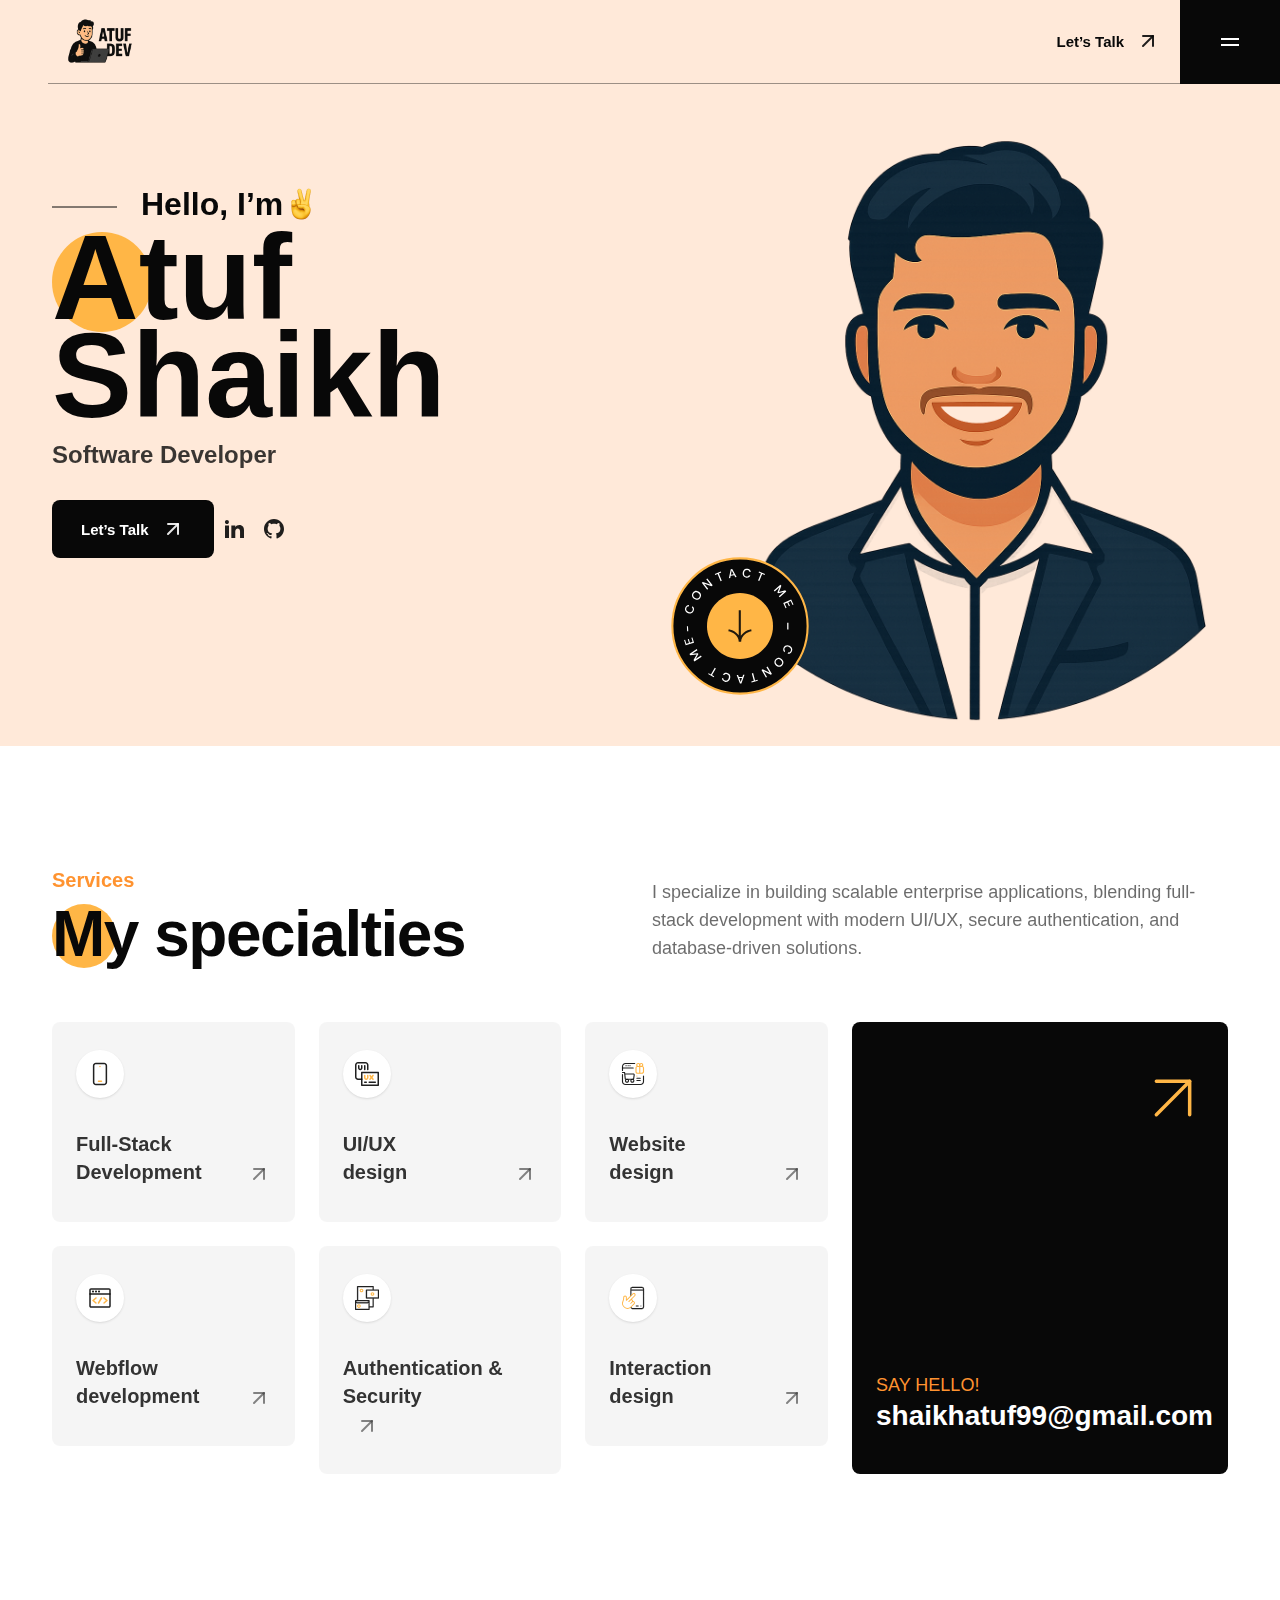
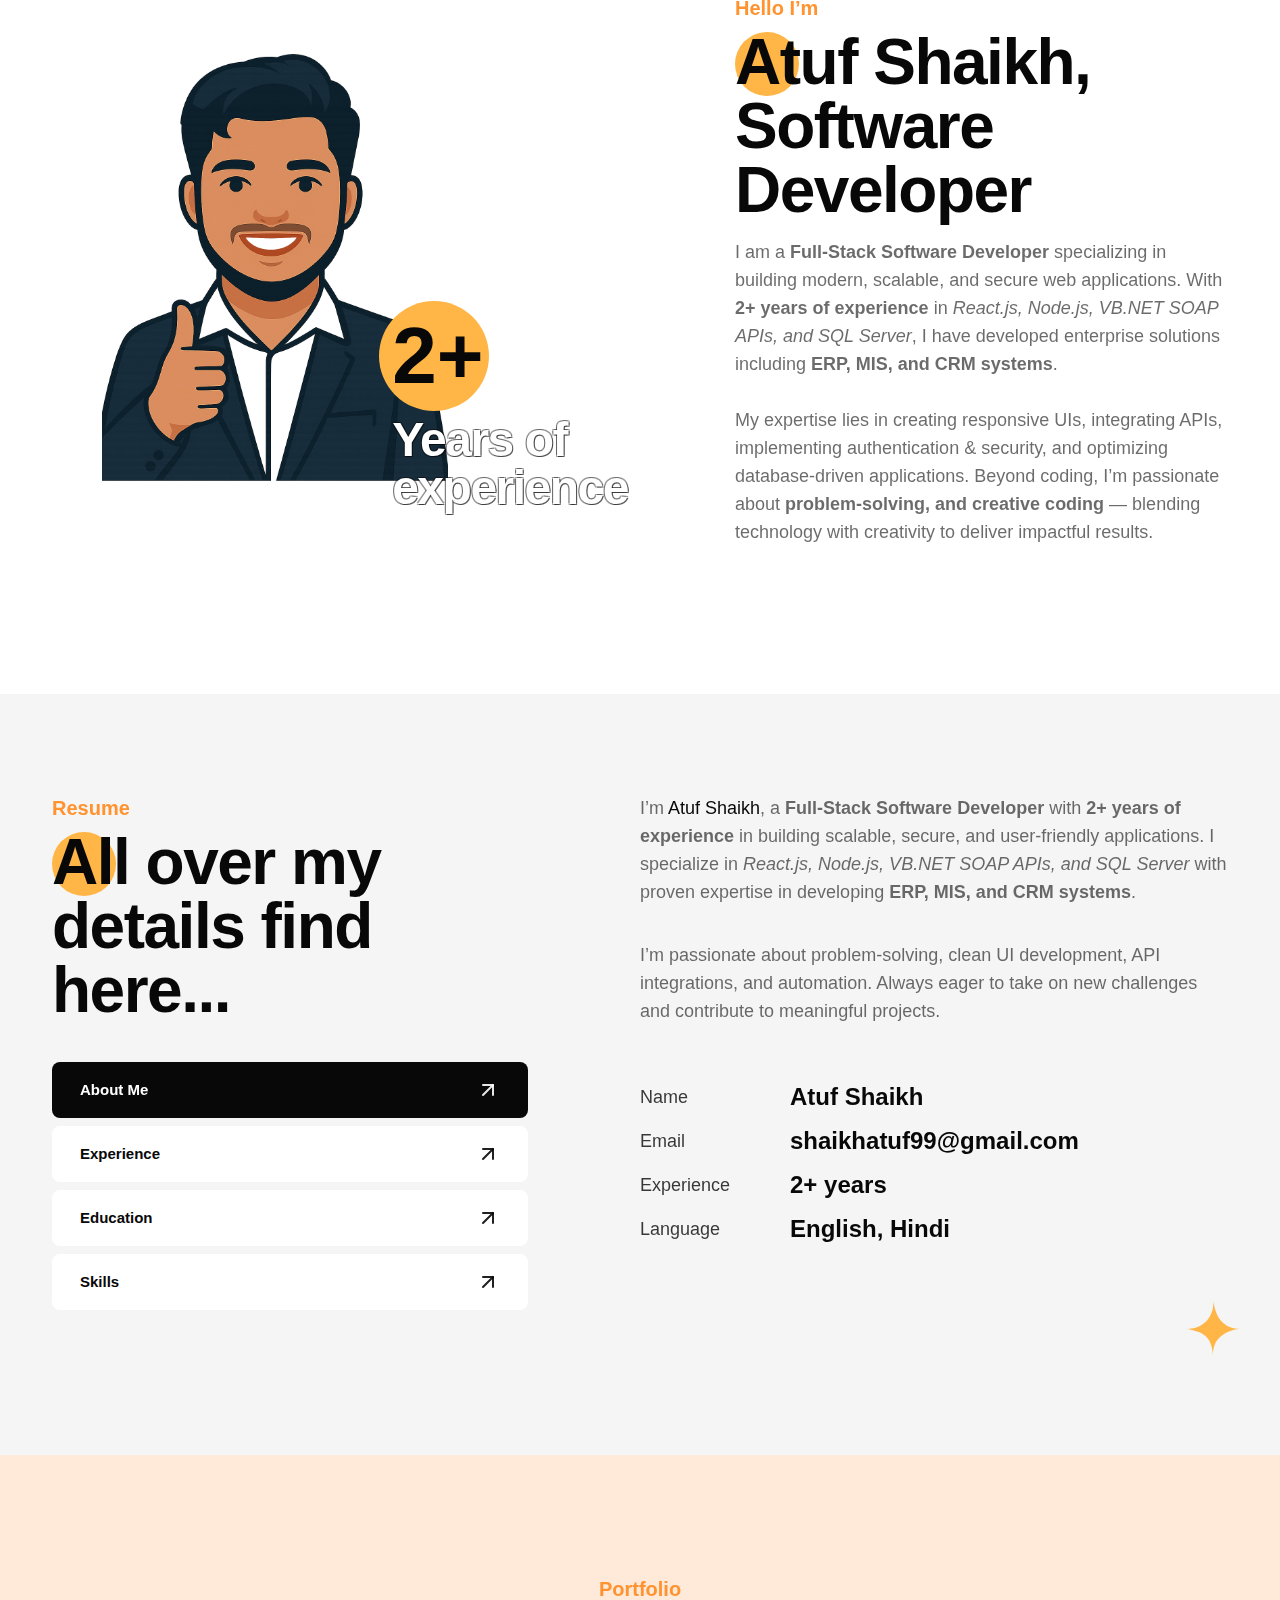
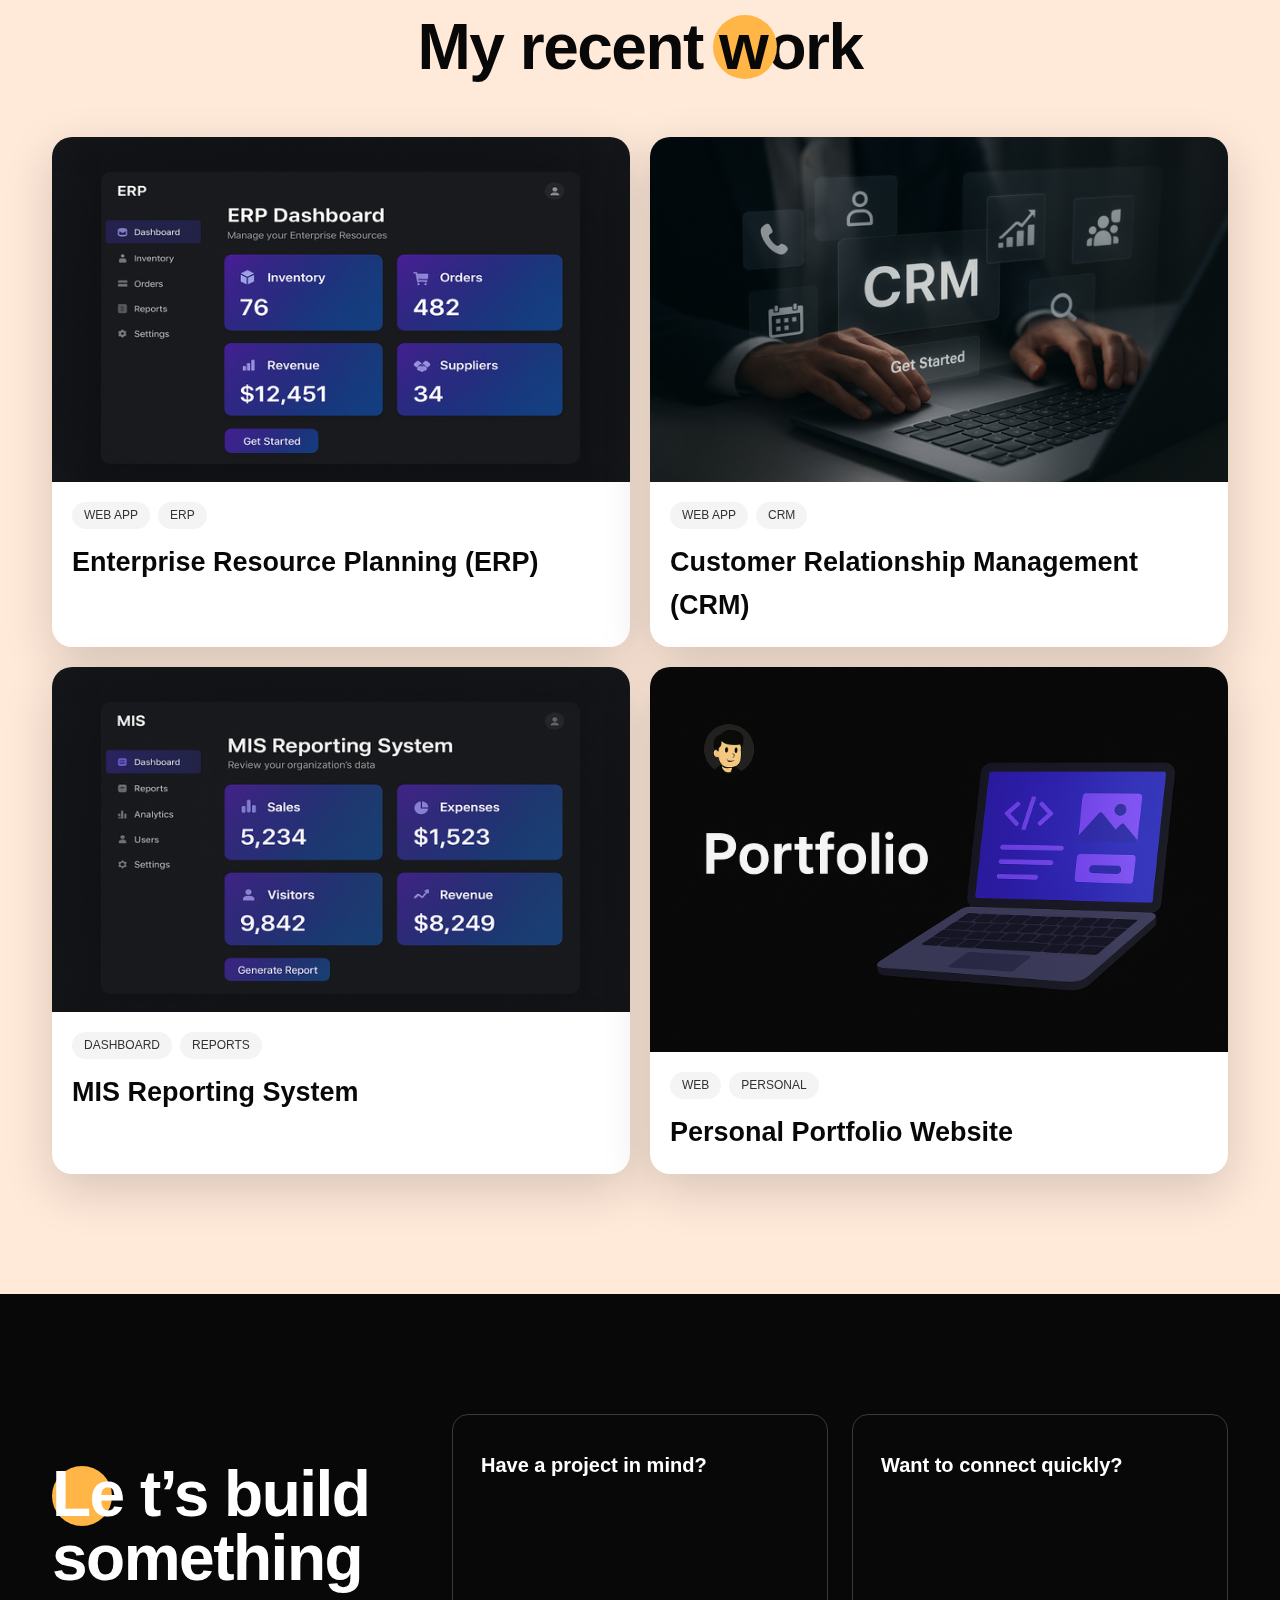
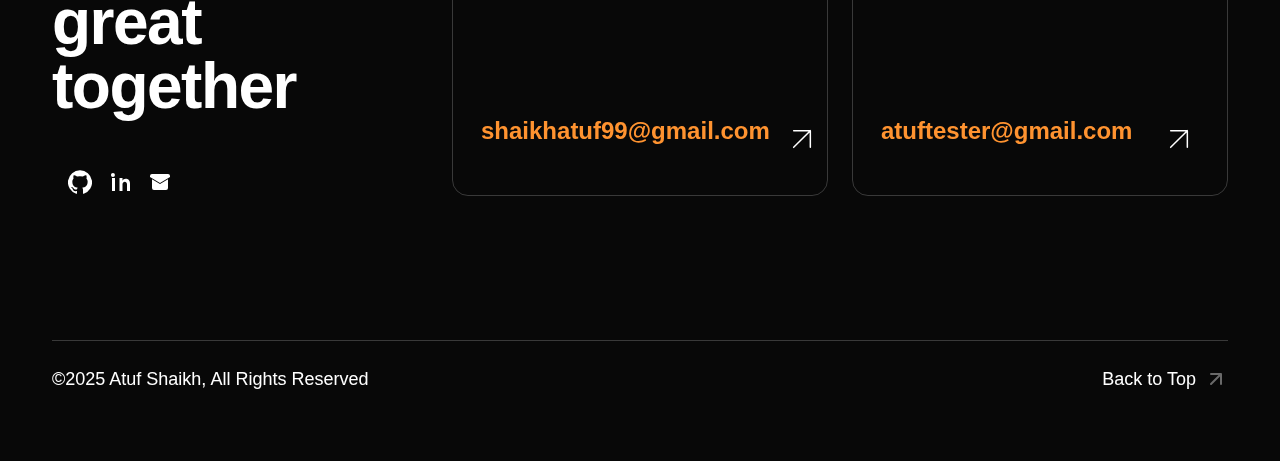
<file: index.html>
<!DOCTYPE html>
<html
    class="js sizes customelements history pointerevents postmessage postmessage-structuredclones webgl websockets cssanimations csscolumns csscolumns-width csscolumns-span csscolumns-fill csscolumns-gap csscolumns-rule csscolumns-rulecolor csscolumns-rulestyle csscolumns-rulewidth csscolumns-breakbefore csscolumns-breakafter csscolumns-breakinside flexbox picture srcset webworkers"
    lang="en"><head><meta http-equiv="Content-Type"
            content="text/html; charset=UTF-8">

        <meta http-equiv="x-ua-compatible" content="ie=edge">
        <title>Atuf - Home</title>
        <meta name="AdsBot-Google" content="noindex follow">
        <meta name="description"
            content="Atuf - Personal Portfolio">
        <meta name="viewport"
            content="width=device-width, initial-scale=1, shrink-to-fit=no">

        <!-- Favicon -->
        <link rel="shortcut icon" type="image/x-icon"
            href="./assets/images/favicon.png">

        <!-- CSS (Font, Vendor, Icon, Plugins & Style CSS files) -->

        <!-- Font CSS -->
        <link rel="preconnect" href="https://fonts.googleapis.com/">
        <link rel="preconnect" href="https://fonts.gstatic.com/" crossorigin>
        <link href="./resources/css2"
            rel="stylesheet">

        <!-- Vendor CSS (Bootstrap & Icon Font) -->
        <link rel="stylesheet"
            href="./resources/bootstrap.min.css">

        <!-- Plugins CSS (All Plugins Files) -->
        <link rel="stylesheet"
            href="./resources/aos.css">
        <link rel="stylesheet"
            href="./resources/swiper-bundle.min.css">

        <!-- Style CSS -->
        <link rel="stylesheet"
            href="./resources/home.css">

    </head>

    <body data-aos-easing="ease" data-aos-duration="600" data-aos-delay="100"
        data-new-gr-c-s-check-loaded="14.1251.0" data-gr-ext-installed>
        <div class="overflow-x-hidden">
            <!-- Header start -->

            <header id="sticky-header"
                class="header position-absolute left-0 top-0 w-100 z-3">
                <div class="d-flex justify-content-between header-inner">

                    <div
                        class="header-border-bottom d-flex align-items-center justify-content-between flex-grow-1">

                        <a
                            href="./index.html">
                            <img
                                class="logo-img"
                                src="./resources/atuf-logo-two.png"
                                alt="logo">
                        </a>

                        <!-- Link Start -->
                        <a
                            href="./contact.html"
                            class="d-flex align-items-center flex-wrap fw-bold text-dark lh-1 contact-link hover-text-white">Let’s
                            Talk
                            <span class="animate-arrow-up">
                                <svg width="24" height="24" viewBox="0 0 24 24"
                                    fill="none"
                                    xmlns="http://www.w3.org/2000/svg">
                                    <path d="M7 17L17 7" stroke="currentColor"
                                        stroke-opacity="0.9" stroke-width="2"
                                        stroke-linecap="round"
                                        stroke-linejoin="round"></path>
                                    <path d="M7 7H17V17" stroke="currentColor"
                                        stroke-opacity="0.9" stroke-width="2"
                                        stroke-linecap="round"
                                        stroke-linejoin="round"></path>
                                </svg>
                            </span>
                        </a>
                        <!-- Link End -->
                    </div>

                    <!-- Button Start -->
                    <button id="offcanvas-toggle"
                        class="bg-dark border-0 offcanvas-toggle"
                        data-bs-toggle="offcanvas" data-bs-target="#offcanvas"
                        aria-controls="offcanvas">
                        <svg width="24" height="24" viewBox="0 0 24 24"
                            fill="none" xmlns="http://www.w3.org/2000/svg">
                            <rect x="3" y="8" width="18" height="2"
                                fill="white"></rect>
                            <rect x="3" y="14" width="18" height="2"
                                fill="white"></rect>
                        </svg>

                    </button>
                    <!-- Button End -->

                </div>
            </header>

            <!-- offcanvas-menu start -->
            <div id="offcanvas"
                class="offcanvas offcanvas-end bg-dark d-flex flex-wrap flex-column justify-content-between">
                <!-- close button start -->

                <div>
                    <div
                        class="d-flex flex-wrap justify-content-between align-items-center offcanvas-header">
                        <a
                            href="./index.html">
                            <img class="logo-img"
                                src="./resources/atuf-logo-two-text-white.png"
                                alt>
                        </a>
                        <button id="offcanvas-close"
                            class="offcanvas-close bg-primary border-0"
                            data-bs-dismiss="offcanvas" aria-label="Close">
                            <svg width="24" height="24" viewBox="0 0 24 24"
                                fill="none" xmlns="http://www.w3.org/2000/svg">
                                <path fill-rule="evenodd" clip-rule="evenodd"
                                    d="M19.2803 4.71967C19.5732 5.01256 19.5732 5.48744 19.2803 5.78033L5.78033 19.2803C5.48744 19.5732 5.01256 19.5732 4.71967 19.2803C4.42678 18.9874 4.42678 18.5126 4.71967 18.2197L18.2197 4.71967C18.5126 4.42678 18.9874 4.42678 19.2803 4.71967Z"
                                    fill="white"></path>
                                <path fill-rule="evenodd" clip-rule="evenodd"
                                    d="M4.71967 4.71967C5.01256 4.42678 5.48744 4.42678 5.78033 4.71967L19.2803 18.2197C19.5732 18.5126 19.5732 18.9874 19.2803 19.2803C18.9874 19.5732 18.5126 19.5732 18.2197 19.2803L4.71967 5.78033C4.42678 5.48744 4.42678 5.01256 4.71967 4.71967Z"
                                    fill="white"></path>
                            </svg>
                        </button>
                    </div>

                    <!-- close button end -->

                    <!-- offcanvas-menu start -->

                    <nav
                        class="offcanvas-nav d-flex flex-wrap flex-column justify-content-between">
                        <ul class="offcanvas-menu p-0 list-unstyled">
                            <li class="offcanvas-menu-item">
                                <a
                                    href="./index.html"
                                    class="text-white text-xl fw-bold font-Syne leading-none d-flex flex-wrap align-items-center justify-content-between offcanvas-menu-link">Home
                                    <span
                                        class="d-inline-block animate-arrow-up">
                                        <svg width="24" height="24"
                                            viewBox="0 0 24 24" fill="none"
                                            xmlns="http://www.w3.org/2000/svg">
                                            <path d="M7 17L17 7"
                                                stroke="currentColor"
                                                stroke-opacity="0.9"
                                                stroke-width="2"
                                                stroke-linecap="round"
                                                stroke-linejoin="round"></path>
                                            <path d="M7 7H17V17"
                                                stroke="currentColor"
                                                stroke-opacity="0.9"
                                                stroke-width="2"
                                                stroke-linecap="round"
                                                stroke-linejoin="round"></path>
                                        </svg>
                                    </span>
                                </a>
                            </li>

                            <li class="offcanvas-menu-item">
                                <a
                                    href="./contact.html"
                                    class="text-white text-xl fw-bold font-Syne leading-none d-flex flex-wrap align-items-center justify-content-between offcanvas-menu-link">Contact
                                    <span
                                        class="d-inline-block animate-arrow-up">
                                        <svg width="24" height="24"
                                            viewBox="0 0 24 24" fill="none"
                                            xmlns="http://www.w3.org/2000/svg">
                                            <path d="M7 17L17 7"
                                                stroke="currentColor"
                                                stroke-opacity="0.9"
                                                stroke-width="2"
                                                stroke-linecap="round"
                                                stroke-linejoin="round"></path>
                                            <path d="M7 7H17V17"
                                                stroke="currentColor"
                                                stroke-opacity="0.9"
                                                stroke-width="2"
                                                stroke-linecap="round"
                                                stroke-linejoin="round"></path>
                                        </svg>
                                    </span>
                                </a>
                            </li>

                        </ul>
                    </nav>

                </div>

                <nav class="pb-10">
                    <ul
                        class="d-flex flex-wrap gap-x-4 align-items-center offcanvas-social-links p-0  list-unstyled">
                        <li><a
                                href="https://www.linkedin.com/in/atuf-shaikh-28aa3835b/"
                                class="text-white transition-all"><svg
                                    width="24" height="24" viewBox="0 0 24 24"
                                    fill="none"
                                    xmlns="http://www.w3.org/2000/svg">
                                    <path
                                        d="M6.94043 5.00002C6.94017 5.53046 6.7292 6.03906 6.35394 6.41394C5.97868 6.78883 5.46986 6.99929 4.93943 6.99902C4.409 6.99876 3.90039 6.78779 3.52551 6.41253C3.15062 6.03727 2.94016 5.52846 2.94043 4.99802C2.9407 4.46759 3.15166 3.95899 3.52692 3.5841C3.90218 3.20922 4.411 2.99876 4.94143 2.99902C5.47186 2.99929 5.98047 3.21026 6.35535 3.58552C6.73024 3.96078 6.9407 4.46959 6.94043 5.00002ZM7.00043 8.48002H3.00043V21H7.00043V8.48002ZM13.3204 8.48002H9.34043V21H13.2804V14.43C13.2804 10.77 18.0504 10.43 18.0504 14.43V21H22.0004V13.07C22.0004 6.90002 14.9404 7.13002 13.2804 10.16L13.3204 8.48002Z"
                                        fill="currentColor"
                                        fill-opacity="0.9"></path>
                                </svg>
                            </a></li>
                        <li><a
                                href="https://github.com/atuf-dev/atuf-shaikh/blob/main/README.md"
                                class="text-white transition-all"><svg
                                    width="24" height="24" viewBox="0 0 24 24"
                                    fill="none"
                                    xmlns="http://www.w3.org/2000/svg">
                                    <path
                                        d="M12.001 2C6.47598 2 2.00098 6.475 2.00098 12C1.99977 14.0992 2.65958 16.1454 3.88679 17.8484C5.114 19.5515 6.84631 20.8249 8.83798 21.488C9.33798 21.575 9.52598 21.275 9.52598 21.012C9.52598 20.775 9.51298 19.988 9.51298 19.15C7.00098 19.613 6.35098 18.538 6.15098 17.975C6.03798 17.687 5.55098 16.8 5.12598 16.562C4.77598 16.375 4.27598 15.912 5.11298 15.9C5.90098 15.887 6.46298 16.625 6.65098 16.925C7.55098 18.437 8.98798 18.012 9.56298 17.75C9.65098 17.1 9.91298 16.663 10.201 16.413C7.97598 16.163 5.65098 15.3 5.65098 11.475C5.65098 10.387 6.03798 9.488 6.67598 8.788C6.57598 8.538 6.22598 7.513 6.77598 6.138C6.77598 6.138 7.61298 5.875 9.52598 7.162C10.3401 6.9364 11.1812 6.82302 12.026 6.825C12.876 6.825 13.726 6.937 14.526 7.162C16.439 5.862 17.276 6.138 17.276 6.138C17.826 7.513 17.476 8.538 17.376 8.788C18.013 9.488 18.401 10.375 18.401 11.475C18.401 15.313 16.064 16.163 13.839 16.413C14.201 16.725 14.514 17.325 14.514 18.263C14.514 19.6 14.501 20.675 14.501 21.013C14.501 21.275 14.689 21.587 15.189 21.487C17.1738 20.8166 18.8985 19.5408 20.1203 17.8389C21.3421 16.1371 21.9995 14.095 22 12C22 6.475 17.525 2 12 2H12.001Z"
                                        fill="currentColor"
                                        fill-opacity="0.9"></path>
                                </svg>
                            </a></li>

                    </ul>
                </nav>
            </div>
            <!-- offcanvas-menu end -->

            <!-- Header end -->

            <!-- Hero section start -->
            <section class="bg-secondary position-relative pt-140 pb-90">
                <div class="container">
                    <div class="row">
                        <div class="col-12">
                            <div class="hero-content-wrapper">
                                <span
                                    class="font-Syne text-dark fw-bold lh-1 text-2xl d-flex flex-wrap align-items-center hello-iam aos-init aos-animate"
                                    data-aos="fade-right" data-aos-delay="300">
                                    <span>
                                        <svg xmlns="http://www.w3.org/2000/svg"
                                            width="65" height="2"
                                            viewBox="0 0 65 2" fill="none">
                                            <path d="M0 1H65"
                                                stroke="#080808"></path>
                                        </svg>
                                    </span>

                                    Hello, I’m
                                    <img
                                        src="./resources/victory.png"
                                        alt="icon">
                                </span>
                                <h1
                                    class="hero-title font-Syne fw-bold position-relative z-1 circle-shape aos-init aos-animate"
                                    data-aos="fade-right" data-aos-delay="400">
                                    Atuf
                                    <!-- <br /> Shaikh -->
                                </h1>
                                <h2
                                    class="hero-title font-Syne fw-bold mb-20 aos-init aos-animate"
                                    data-aos="fade-right" data-aos-delay="600">
                                    Shaikh</h2>
                                <p
                                    class="font-Syne fw-bold text-lg leading-tight iam-designer mb-30 aos-init aos-animate"
                                    data-aos="fade-right"
                                    data-aos-delay="800">Software
                                    Developer </p>

                                <div class="d-flex flex-wrap hero-btn-wraper">
                                    <!-- Link Start -->
                                    <span data-aos="fade-right"
                                        data-aos-delay="1000"
                                        class="aos-init aos-animate">
                                        <a
                                            href="./contact.html"
                                            class="d-flex align-items-center flex-wrap btn-primary">Let’s
                                            Talk
                                            <span class="animate-arrow-up">
                                                <svg width="24" height="24"
                                                    viewBox="0 0 24 24"
                                                    fill="none"
                                                    xmlns="http://www.w3.org/2000/svg">
                                                    <path d="M7 17L17 7"
                                                        stroke="currentColor"
                                                        stroke-opacity="0.9"
                                                        stroke-width="2"
                                                        stroke-linecap="round"
                                                        stroke-linejoin="round"></path>
                                                    <path d="M7 7H17V17"
                                                        stroke="currentColor"
                                                        stroke-opacity="0.9"
                                                        stroke-width="2"
                                                        stroke-linecap="round"
                                                        stroke-linejoin="round"></path>
                                                </svg>
                                            </span>
                                        </a>
                                    </span>
                                    <!-- Link End -->

                                    <!-- Link Start -->
                                    <div
                                        class="d-flex flex-wrap align-items-center aos-init aos-animate"
                                        data-aos="fade-right"
                                        data-aos-delay="1400">
                                        <div class="social-links">
                                            <ul
                                                class="d-flex flex-wrap align-items-center list-unstyled">
                                                <li><a
                                                        href="https://www.linkedin.com/in/atuf-shaikh-28aa3835b/"
                                                        class="text-dark"><svg
                                                            width="24"
                                                            height="24"
                                                            viewBox="0 0 24 24"
                                                            fill="none"
                                                            xmlns="http://www.w3.org/2000/svg">
                                                            <path
                                                                d="M6.94043 5.00002C6.94017 5.53046 6.7292 6.03906 6.35394 6.41394C5.97868 6.78883 5.46986 6.99929 4.93943 6.99902C4.409 6.99876 3.90039 6.78779 3.52551 6.41253C3.15062 6.03727 2.94016 5.52846 2.94043 4.99802C2.9407 4.46759 3.15166 3.95899 3.52692 3.5841C3.90218 3.20922 4.411 2.99876 4.94143 2.99902C5.47186 2.99929 5.98047 3.21026 6.35535 3.58552C6.73024 3.96078 6.9407 4.46959 6.94043 5.00002ZM7.00043 8.48002H3.00043V21H7.00043V8.48002ZM13.3204 8.48002H9.34043V21H13.2804V14.43C13.2804 10.77 18.0504 10.43 18.0504 14.43V21H22.0004V13.07C22.0004 6.90002 14.9404 7.13002 13.2804 10.16L13.3204 8.48002Z"
                                                                fill="currentColor"
                                                                fill-opacity="0.9"></path>
                                                        </svg>
                                                    </a></li>
                                                <li><a
                                                        href="https://github.com/atuf-dev/atuf-shaikh/blob/main/README.md"
                                                        class="text-dark"><svg
                                                            width="24"
                                                            height="24"
                                                            viewBox="0 0 24 24"
                                                            fill="none"
                                                            xmlns="http://www.w3.org/2000/svg">
                                                            <path
                                                                d="M12.001 2C6.47598 2 2.00098 6.475 2.00098 12C1.99977 14.0992 2.65958 16.1454 3.88679 17.8484C5.114 19.5515 6.84631 20.8249 8.83798 21.488C9.33798 21.575 9.52598 21.275 9.52598 21.012C9.52598 20.775 9.51298 19.988 9.51298 19.15C7.00098 19.613 6.35098 18.538 6.15098 17.975C6.03798 17.687 5.55098 16.8 5.12598 16.562C4.77598 16.375 4.27598 15.912 5.11298 15.9C5.90098 15.887 6.46298 16.625 6.65098 16.925C7.55098 18.437 8.98798 18.012 9.56298 17.75C9.65098 17.1 9.91298 16.663 10.201 16.413C7.97598 16.163 5.65098 15.3 5.65098 11.475C5.65098 10.387 6.03798 9.488 6.67598 8.788C6.57598 8.538 6.22598 7.513 6.77598 6.138C6.77598 6.138 7.61298 5.875 9.52598 7.162C10.3401 6.9364 11.1812 6.82302 12.026 6.825C12.876 6.825 13.726 6.937 14.526 7.162C16.439 5.862 17.276 6.138 17.276 6.138C17.826 7.513 17.476 8.538 17.376 8.788C18.013 9.488 18.401 10.375 18.401 11.475C18.401 15.313 16.064 16.163 13.839 16.413C14.201 16.725 14.514 17.325 14.514 18.263C14.514 19.6 14.501 20.675 14.501 21.013C14.501 21.275 14.689 21.587 15.189 21.487C17.1738 20.8166 18.8985 19.5408 20.1203 17.8389C21.3421 16.1371 21.9995 14.095 22 12C22 6.475 17.525 2 12 2H12.001Z"
                                                                fill="currentColor"
                                                                fill-opacity="0.9"></path>
                                                        </svg>
                                                    </a></li>
                                            </ul>
                                        </div>

                                    </div>
                                    <!-- Link End -->
                                </div>
                            </div>
                        </div>
                    </div>
                </div>

                <div class="d-none d-md-block">
                    <img
                        id="main-atuf-avatar-one-image"
                        style="width: 38%; margin-right: 55px; margin-top: 50px;"
                        class="position-absolute top-0 end-0 atuf-avatar-one aos-init aos-animate"
                        data-aos="fade-left"
                        src="./resources/atuf-avatar-one.png"
                        alt="Atuf Shaikh Avatar">

                    <a
                        href="./contact.html"
                        class="contact-spin">
                        <svg class="position-absolute" width="180" height="180"
                            viewBox="0 0 180 180" fill="none"
                            xmlns="http://www.w3.org/2000/svg">
                            <g class="animate-spin">

                                <path
                                    d="M157.631 90C157.631 127.352 127.352 157.632 89.9995 157.632C52.6476 157.632 22.3678 127.352 22.3678 90C22.3678 52.6481 52.6476 22.3683 89.9995 22.3683C127.352 22.3683 157.631 52.6481 157.631 90Z"
                                    fill="#080808" stroke="#FFB646"
                                    stroke-width="2.08333"
                                    stroke-miterlimit="10"></path>
                                <path
                                    d="M43.7883 74.5846C43.5199 75.4042 43.1104 76.0554 42.5597 76.5383C42.0037 77.0107 41.3536 77.3039 40.6095 77.4181C39.8574 77.5296 39.0598 77.4474 38.2165 77.1713C37.3654 76.8927 36.6735 76.4873 36.141 75.9552C35.6005 75.4205 35.2458 74.7983 35.0767 74.0886C34.9103 73.3709 34.9612 72.6023 35.2295 71.7827C35.5469 70.8133 36.0426 70.0987 36.7167 69.6388C37.3908 69.1789 38.1805 69.0055 39.0858 69.1186L38.6292 70.5135C38.1123 70.4665 37.6527 70.5778 37.2503 70.8474C36.8479 71.1171 36.5474 71.5553 36.3487 72.1622C36.0778 72.9897 36.1474 73.7367 36.5574 74.4032C36.9596 75.0671 37.6532 75.5603 38.6384 75.8828C39.6156 76.2027 40.4627 76.2139 41.1796 75.9163C41.8965 75.6188 42.3905 75.0562 42.6614 74.2287C42.86 73.6219 42.8847 73.0934 42.7354 72.6431C42.5862 72.1929 42.2971 71.8365 41.8682 71.5739L42.3249 70.179C43.0903 70.6128 43.6049 71.2132 43.8687 71.9801C44.1324 72.7471 44.1056 73.6152 43.7883 74.5846Z"
                                    fill="white"></path>
                                <path
                                    d="M50.1726 61.9256C49.6756 62.6305 49.0849 63.1374 48.4004 63.4462C47.7159 63.7551 46.9941 63.8651 46.2348 63.7763C45.4688 63.6826 44.7232 63.3802 43.998 62.8689C43.2728 62.3576 42.7408 61.7594 42.4021 61.0741C42.0566 60.3841 41.9143 59.6648 41.9752 58.9163C42.0362 58.1679 42.3151 57.4412 42.812 56.7363C43.309 56.0315 43.8997 55.5246 44.5842 55.2158C45.2687 54.9069 45.9915 54.8027 46.7528 54.9031C47.512 54.9919 48.2542 55.292 48.9794 55.8032C49.7046 56.3145 50.24 56.9152 50.5855 57.6052C50.929 58.2837 51.0703 58.9972 51.0094 59.7456C50.9484 60.4941 50.6695 61.2208 50.1726 61.9256ZM49.2067 61.2447C49.5508 60.7567 49.741 60.2567 49.7774 59.7446C49.8185 59.2257 49.7074 58.7212 49.4441 58.2312C49.1808 57.7411 48.7679 57.2978 48.2053 56.9012C47.6428 56.5046 47.0865 56.2646 46.5365 56.1812C45.9865 56.0979 45.474 56.1627 44.9991 56.3758C44.529 56.5821 44.1219 56.9293 43.7779 57.4173C43.4338 57.9053 43.2412 58.4087 43.2001 58.9276C43.1589 59.4465 43.27 59.951 43.5333 60.441C43.8014 60.9242 44.2167 61.3642 44.7793 61.7608C45.3418 62.1574 45.8957 62.4008 46.4409 62.4909C46.9909 62.5743 47.5034 62.5094 47.9783 62.2963C48.4532 62.0832 48.8627 61.7327 49.2067 61.2447Z"
                                    fill="white"></path>
                                <path
                                    d="M57.1532 53.6456L51.7944 46.7785L52.8343 45.967L60.3121 48.4499L56.2777 43.28L57.3175 42.4685L62.6763 49.3356L61.6365 50.1471L54.1587 47.6642L58.1931 52.8341L57.1532 53.6456Z"
                                    fill="white"></path>
                                <path
                                    d="M70.5729 45.1508L67.6243 38.1023L65.248 39.0964L64.835 38.1092L70.793 35.6168L71.206 36.604L68.8412 37.5933L71.7898 44.6418L70.5729 45.1508Z"
                                    fill="white"></path>
                                <path
                                    d="M78.8716 42.2432L80.7576 33.1533L82.1851 32.9397L86.6248 41.083L85.2465 41.2892L84.1931 39.2953L80.6734 39.822L80.2499 42.0369L78.8716 42.2432ZM80.8879 38.733L83.6692 38.3168L81.6911 34.599L80.8879 38.733Z"
                                    fill="white"></path>
                                <path
                                    d="M96.3093 41.6882C95.4534 41.5795 94.7363 41.3002 94.1579 40.8504C93.5887 40.3935 93.1778 39.8103 92.925 39.1008C92.6734 38.3831 92.6034 37.584 92.7153 36.7034C92.8282 35.8146 93.0957 35.0584 93.5178 34.4346C93.9409 33.8026 94.4851 33.3366 95.1504 33.0364C95.824 32.7373 96.5887 32.6421 97.4445 32.7508C98.4568 32.8794 99.2525 33.2313 99.8317 33.8066C100.411 34.382 100.73 35.125 100.79 36.0357L99.3337 35.8507C99.2823 35.3341 99.0861 34.9036 98.7452 34.5592C98.4042 34.2149 97.9169 34.0025 97.2832 33.922C96.4191 33.8122 95.6984 34.0217 95.1212 34.5505C94.5449 35.071 94.1915 35.8456 94.0608 36.8743C93.9312 37.8948 94.0803 38.7291 94.5081 39.3772C94.9359 40.0252 95.5818 40.4041 96.4459 40.5139C97.0796 40.5944 97.6035 40.5188 98.0176 40.287C98.4317 40.0553 98.7272 39.704 98.9041 39.2331L100.361 39.4181C100.079 40.252 99.5866 40.871 98.8831 41.275C98.1795 41.679 97.3216 41.8168 96.3093 41.6882Z"
                                    fill="white"></path>
                                <path
                                    d="M108.074 44.5801L110.985 37.5128L108.603 36.5314L109.01 35.5415L114.984 38.0021L114.576 38.992L112.205 38.0153L109.294 45.0827L108.074 44.5801Z"
                                    fill="white"></path>
                                <path
                                    d="M123.795 54.407L130.354 48.6754L131.378 49.8467L128.952 55.883L135.251 54.2787L136.274 55.45L129.715 61.1815L128.847 60.1883L133.692 55.9552L128.032 57.3643L127.361 56.596L129.498 51.1752L124.663 55.4002L123.795 54.407Z"
                                    fill="white"></path>
                                <path
                                    d="M133.257 67.1066L141.164 63.4523L143.487 68.4788L142.516 68.9278L140.746 65.0986L138.283 66.2366L139.897 69.727L138.948 70.1655L137.335 66.6752L134.782 67.855L136.552 71.6842L135.58 72.1332L133.257 67.1066Z"
                                    fill="white"></path>
                                <path
                                    d="M137.181 86.6396L138.426 86.6423L138.411 93.4738L137.167 93.4711L137.181 86.6396Z"
                                    fill="white"></path>
                                <path
                                    d="M133.683 111.594C134.061 110.818 134.556 110.229 135.168 109.826C135.783 109.434 136.468 109.232 137.221 109.221C137.981 109.213 138.761 109.404 139.558 109.792C140.364 110.185 140.994 110.681 141.449 111.282C141.912 111.885 142.178 112.55 142.248 113.277C142.315 114.011 142.16 114.766 141.782 115.541C141.335 116.458 140.746 117.099 140.015 117.462C139.284 117.826 138.477 117.89 137.596 117.654L138.239 116.334C138.745 116.451 139.215 116.404 139.651 116.192C140.087 115.979 140.445 115.586 140.724 115.012C141.106 114.229 141.139 113.479 140.824 112.763C140.516 112.05 139.896 111.466 138.964 111.012C138.04 110.561 137.202 110.434 136.45 110.631C135.699 110.828 135.133 111.318 134.751 112.101C134.471 112.675 134.375 113.195 134.461 113.662C134.547 114.128 134.785 114.521 135.174 114.84L134.531 116.16C133.832 115.625 133.404 114.96 133.247 114.164C133.091 113.368 133.236 112.511 133.683 111.594Z"
                                    fill="white"></path>
                                <path
                                    d="M125.614 123.254C126.204 122.624 126.859 122.203 127.58 121.991C128.3 121.78 129.031 121.77 129.771 121.962C130.517 122.161 131.214 122.563 131.862 123.169C132.51 123.776 132.955 124.442 133.197 125.167C133.444 125.898 133.486 126.631 133.323 127.364C133.159 128.097 132.783 128.779 132.194 129.409C131.604 130.039 130.949 130.46 130.228 130.672C129.508 130.884 128.777 130.887 128.037 130.683C127.297 130.491 126.602 130.091 125.954 129.485C125.306 128.878 124.858 128.21 124.611 127.478C124.364 126.759 124.322 126.032 124.485 125.299C124.649 124.566 125.025 123.884 125.614 123.254ZM126.478 124.062C126.07 124.498 125.812 124.967 125.706 125.47C125.594 125.978 125.634 126.493 125.828 127.015C126.021 127.537 126.369 128.033 126.872 128.503C127.375 128.974 127.893 129.288 128.427 129.446C128.96 129.605 129.477 129.611 129.977 129.465C130.471 129.325 130.922 129.037 131.33 128.601C131.738 128.165 131.998 127.693 132.111 127.184C132.223 126.676 132.182 126.161 131.989 125.639C131.789 125.123 131.439 124.63 130.936 124.16C130.433 123.689 129.918 123.372 129.39 123.208C128.856 123.049 128.339 123.043 127.84 123.189C127.34 123.335 126.886 123.626 126.478 124.062Z"
                                    fill="white"></path>
                                <path
                                    d="M117.563 130.504L121.936 138.038L120.795 138.7L113.725 135.221L117.017 140.893L115.876 141.555L111.503 134.021L112.644 133.358L119.714 136.838L116.422 131.166L117.563 130.504Z"
                                    fill="white"></path>
                                <path
                                    d="M103.11 137.094L105.066 144.482L107.557 143.822L107.831 144.857L101.586 146.511L101.312 145.476L103.79 144.819L101.834 137.431L103.11 137.094Z"
                                    fill="white"></path>
                                <path
                                    d="M94.5093 138.832L91.3962 147.578L89.9528 147.594L86.6703 138.92L88.0639 138.904L88.8342 141.024L92.3929 140.984L93.1157 138.848L94.5093 138.832ZM92.0312 142.033L89.2191 142.065L90.6695 146.018L92.0312 142.033Z"
                                    fill="white"></path>
                                <path
                                    d="M77.1843 137.002C78.0177 137.224 78.6908 137.597 79.2035 138.121C79.7061 138.65 80.0349 139.283 80.1901 140.02C80.3432 140.764 80.3052 141.566 80.0762 142.423C79.8451 143.289 79.4785 144.002 78.9766 144.563C78.4725 145.133 77.8707 145.521 77.1713 145.73C76.4638 145.936 75.6933 145.927 74.8599 145.705C73.8742 145.441 73.133 144.986 72.6364 144.338C72.1397 143.69 71.9228 142.911 71.9857 142.001L73.4041 142.38C73.3858 142.898 73.5224 143.351 73.814 143.738C74.1055 144.125 74.5598 144.401 75.1769 144.566C76.0183 144.791 76.7605 144.68 77.4035 144.233C78.0443 143.795 78.4984 143.075 78.766 142.073C79.0314 141.079 78.9956 140.233 78.6588 139.533C78.3219 138.834 77.7327 138.372 76.8913 138.147C76.2742 137.982 75.745 137.987 75.3036 138.161C74.8622 138.335 74.5223 138.643 74.2838 139.086L72.8654 138.707C73.2563 137.919 73.8274 137.372 74.5787 137.066C75.3301 136.76 76.1986 136.739 77.1843 137.002Z"
                                    fill="white"></path>
                                <path
                                    d="M65.8866 132.522L62.0282 139.116L64.2512 140.417L63.7107 141.34L58.1373 138.079L58.6777 137.155L60.8899 138.45L64.7483 131.856L65.8866 132.522Z"
                                    fill="white"></path>
                                <path
                                    d="M51.6575 120.629L44.3842 125.419L43.5287 124.121L46.7486 118.469L40.2915 119.206L39.436 117.907L46.7093 113.116L47.4348 114.218L42.0629 117.756L47.8604 117.126L48.4216 117.978L45.5706 123.059L50.9321 119.527L51.6575 120.629Z"
                                    fill="white"></path>
                                <path
                                    d="M44.0233 106.773L35.696 109.316L34.0791 104.022L35.1022 103.71L36.3339 107.743L38.9273 106.95L37.8045 103.275L38.8038 102.969L39.9266 106.645L42.6151 105.824L41.3833 101.791L42.4064 101.479L44.0233 106.773Z"
                                    fill="white"></path>
                                <path
                                    d="M38.2513 95.1897L37.1449 95.2462L36.8866 90.1867L37.993 90.1302L38.2513 95.1897Z"
                                    fill="white"></path>

                            </g>
                            <g>

                                <path
                                    d="M89.9999 123.016C108.234 123.016 123.016 108.234 123.016 89.9999C123.016 71.7654 108.234 56.9834 89.9999 56.9834C71.7654 56.9834 56.9834 71.7654 56.9834 89.9999C56.9834 108.234 71.7654 123.016 89.9999 123.016Z"
                                    fill="#FFB646"></path>
                                <path fill-rule="evenodd" clip-rule="evenodd"
                                    d="M89.0556 105.833H88.7517C88.7517 102.454 87.0878 100.016 84.9217 98.2993C82.7319 96.5641 80.0806 95.6169 78.3337 95.2864L78.721 93.2394C80.7295 93.6194 83.7111 94.6819 86.2156 96.6665C87.1483 97.4056 88.0215 98.2792 88.7523 99.2971V74.1667H90.8356V99.7399C91.622 98.5303 92.6098 97.5106 93.6751 96.6665C96.1795 94.6819 99.1612 93.6194 101.17 93.2394L101.557 95.2864C99.8101 95.6169 97.1587 96.5641 94.969 98.2993C92.8028 100.016 91.1389 102.454 91.1389 105.833H90.835H89.0556Z"
                                    fill="#080808" fill-opacity="0.9"></path>
                            </g>
                        </svg>
                    </a>

                </div>

            </section>
            <!-- Hero section end -->

            <!-- Service start -->
            <section class="py-120">
                <div class="container">

                    <div
                        class="row mb-12 align-items-center aos-init aos-animate"
                        data-aos="fade-up" data-aos-delay="400">
                        <div class="col-12 col-lg-6">
                            <div
                                class="fw-bold font-Syne lh-1 d-flex flex-wrap flex-column gap-y-2">
                                <span
                                    class="text-warning text-xl">Services</span>
                                <h3
                                    class="text-dark section-title position-relative circle-shape">
                                    My specialties
                                </h3>
                            </div>

                        </div>
                        <div class="col-12 col-lg-6">
                            <p class="paragraph">
                                I specialize in building scalable enterprise
                                applications,
                                blending full-stack development with modern
                                UI/UX, secure
                                authentication, and database-driven solutions.
                            </p>
                        </div>
                    </div>

                    <div class="row">
                        <div class="col-12 col-xl-8">
                            <div class="row row-gap-24">

                                <!-- service Item -->
                                <div class="col-12 col-sm-6 col-md-4">

                                    <div
                                        class="service-card aos-init aos-animate"
                                        data-aos="fade-up" data-aos-delay="500">
                                        <!-- Icon -->
                                        <div
                                            class="d-flex flex-wrap align-items-center justify-content-center service-icon">
                                            <svg width="24" height="24"
                                                viewBox="0 0 24 24" fill="none"
                                                xmlns="http://www.w3.org/2000/svg">
                                                <path fill-rule="evenodd"
                                                    clip-rule="evenodd"
                                                    d="M4.875 3.75C4.875 2.09314 6.21814 0.75 7.875 0.75H16.125C17.7819 0.75 19.125 2.09314 19.125 3.75V20.25C19.125 21.9069 17.7819 23.25 16.125 23.25H7.875C6.21814 23.25 4.875 21.9069 4.875 20.25V3.75ZM7.875 2.25C7.04659 2.25 6.375 2.92157 6.375 3.75V20.25C6.375 21.0784 7.04659 21.75 7.875 21.75H16.125C16.9534 21.75 17.625 21.0784 17.625 20.25V3.75C17.625 2.92157 16.9534 2.25 16.125 2.25H7.875Z"
                                                    fill="#080808"
                                                    fill-opacity="0.9"></path>
                                                <path
                                                    d="M12.75 4.5C12.75 4.91422 12.4142 5.25 12 5.25C11.5858 5.25 11.25 4.91422 11.25 4.5C11.25 4.08578 11.5858 3.75 12 3.75C12.4142 3.75 12.75 4.08578 12.75 4.5Z"
                                                    fill="#FFB646"></path>
                                                <path
                                                    d="M13.5 19.875C13.9142 19.875 14.25 19.5392 14.25 19.125C14.25 18.7108 13.9142 18.375 13.5 18.375H10.5C10.0858 18.375 9.75 18.7108 9.75 19.125C9.75 19.5392 10.0858 19.875 10.5 19.875H13.5Z"
                                                    fill="#FFB646"></path>
                                            </svg>

                                        </div>

                                        <!-- Icon End -->
                                        <h4>
                                            <a
                                                href="./index.html"
                                                class="d-flex flex-wrap align-items-end justify-content-between fw-bold text-xl font-Syne service-card-link">
                                                Full-Stack <br> Development

                                                <span class="animate-arrow-up">
                                                    <svg width="24" height="24"
                                                        viewBox="0 0 24 24"
                                                        fill="none"
                                                        xmlns="http://www.w3.org/2000/svg">
                                                        <path
                                                            class="transition-all"
                                                            d="M7 17L17 7"
                                                            stroke="currentColor"
                                                            stroke-opacity="0.6"
                                                            stroke-width="2"
                                                            stroke-linecap="round"
                                                            stroke-linejoin="round"></path>
                                                        <path
                                                            class="transition-all"
                                                            d="M7 7H17V17"
                                                            stroke="currentColor"
                                                            stroke-opacity="0.6"
                                                            stroke-width="2"
                                                            stroke-linecap="round"
                                                            stroke-linejoin="round"></path>
                                                    </svg>

                                                </span>
                                            </a>
                                        </h4>
                                    </div>

                                </div>

                                <!-- service Item End -->

                                <!-- service Item -->

                                <div class="col-12 col-sm-6 col-md-4">
                                    <div
                                        class="service-card aos-init aos-animate"
                                        data-aos="fade-up" data-aos-delay="700">
                                        <!-- Icon -->
                                        <div
                                            class="d-flex flex-wrap align-items-center justify-content-center service-icon">

                                            <svg width="24" height="24"
                                                viewBox="0 0 24 24" fill="none"
                                                xmlns="http://www.w3.org/2000/svg">
                                                <g
                                                    clip-path="url(#clip0_1513_4913)">
                                                    <path
                                                        d="M23.25 24H6.75C6.55109 24 6.36032 23.921 6.21967 23.7803C6.07902 23.6397 6 23.4489 6 23.25V10.5C6 10.3011 6.07902 10.1103 6.21967 9.96967C6.36032 9.82902 6.55109 9.75 6.75 9.75H23.25C23.4489 9.75 23.6397 9.82902 23.7803 9.96967C23.921 10.1103 24 10.3011 24 10.5V23.25C24 23.4489 23.921 23.6397 23.7803 23.7803C23.6397 23.921 23.4489 24 23.25 24ZM7.5 22.5H22.5V11.25H7.5V22.5Z"
                                                        fill="#080808"
                                                        fill-opacity="0.9"></path>
                                                    <path
                                                        d="M6.75 18H3C2.20435 18 1.44129 17.6839 0.87868 17.1213C0.316071 16.5587 0 15.7956 0 15V3C0 2.20435 0.316071 1.44129 0.87868 0.87868C1.44129 0.316071 2.20435 0 3 0L10.5 0C11.2956 0 12.0587 0.316071 12.6213 0.87868C13.1839 1.44129 13.5 2.20435 13.5 3V7.5C13.5 7.69891 13.421 7.88968 13.2803 8.03033C13.1397 8.17098 12.9489 8.25 12.75 8.25C12.5511 8.25 12.3603 8.17098 12.2197 8.03033C12.079 7.88968 12 7.69891 12 7.5V3C12 2.60218 11.842 2.22064 11.5607 1.93934C11.2794 1.65804 10.8978 1.5 10.5 1.5H3C2.60218 1.5 2.22064 1.65804 1.93934 1.93934C1.65804 2.22064 1.5 2.60218 1.5 3V15C1.5 15.3978 1.65804 15.7794 1.93934 16.0607C2.22064 16.342 2.60218 16.5 3 16.5H6.75C6.94891 16.5 7.13968 16.579 7.28033 16.7197C7.42098 16.8603 7.5 17.0511 7.5 17.25C7.5 17.4489 7.42098 17.6397 7.28033 17.7803C7.13968 17.921 6.94891 18 6.75 18Z"
                                                        fill="#080808"
                                                        fill-opacity="0.9"></path>
                                                    <path
                                                        d="M5.25 8.25C4.65326 8.25 4.08097 8.01295 3.65901 7.59099C3.23705 7.16903 3 6.59674 3 6V3.75C3 3.55109 3.07902 3.36032 3.21967 3.21967C3.36032 3.07902 3.55109 3 3.75 3C3.94891 3 4.13968 3.07902 4.28033 3.21967C4.42098 3.36032 4.5 3.55109 4.5 3.75V6C4.5 6.19891 4.57902 6.38968 4.71967 6.53033C4.86032 6.67098 5.05109 6.75 5.25 6.75C5.44891 6.75 5.63968 6.67098 5.78033 6.53033C5.92098 6.38968 6 6.19891 6 6V3.75C6 3.55109 6.07902 3.36032 6.21967 3.21967C6.36032 3.07902 6.55109 3 6.75 3C6.94891 3 7.13968 3.07902 7.28033 3.21967C7.42098 3.36032 7.5 3.55109 7.5 3.75V6C7.5 6.59674 7.26295 7.16903 6.84099 7.59099C6.41903 8.01295 5.84674 8.25 5.25 8.25Z"
                                                        fill="#080808"
                                                        fill-opacity="0.9"></path>
                                                    <path
                                                        d="M11.25 18C10.6533 18 10.081 17.7629 9.65901 17.341C9.23705 16.919 9 16.3467 9 15.75V13.5C9 13.3011 9.07902 13.1103 9.21967 12.9697C9.36032 12.829 9.55109 12.75 9.75 12.75C9.94891 12.75 10.1397 12.829 10.2803 12.9697C10.421 13.1103 10.5 13.3011 10.5 13.5V15.75C10.5 15.9489 10.579 16.1397 10.7197 16.2803C10.8603 16.421 11.0511 16.5 11.25 16.5C11.4489 16.5 11.6397 16.421 11.7803 16.2803C11.921 16.1397 12 15.9489 12 15.75V13.5C12 13.3011 12.079 13.1103 12.2197 12.9697C12.3603 12.829 12.5511 12.75 12.75 12.75C12.9489 12.75 13.1397 12.829 13.2803 12.9697C13.421 13.1103 13.5 13.3011 13.5 13.5V15.75C13.5 16.3467 13.2629 16.919 12.841 17.341C12.419 17.7629 11.8467 18 11.25 18Z"
                                                        fill="#FFB646"></path>
                                                    <path
                                                        d="M9.75 8.25C9.55109 8.25 9.36032 8.17098 9.21967 8.03033C9.07902 7.88968 9 7.69891 9 7.5V3.75C9 3.55109 9.07902 3.36032 9.21967 3.21967C9.36032 3.07902 9.55109 3 9.75 3C9.94891 3 10.1397 3.07902 10.2803 3.21967C10.421 3.36032 10.5 3.55109 10.5 3.75V7.5C10.5 7.69891 10.421 7.88968 10.2803 8.03033C10.1397 8.17098 9.94891 8.25 9.75 8.25Z"
                                                        fill="#080808"
                                                        fill-opacity="0.9"></path>
                                                    <path
                                                        d="M18 18C17.8873 17.9995 17.7762 17.9736 17.6749 17.9242C17.5737 17.8749 17.4848 17.8034 17.415 17.715L14.415 13.965C14.3109 13.8085 14.2694 13.6187 14.2987 13.4331C14.3279 13.2475 14.4258 13.0796 14.5729 12.9627C14.72 12.8458 14.9056 12.7883 15.093 12.8017C15.2804 12.8151 15.456 12.8983 15.585 13.035L18.585 16.785C18.6721 16.8953 18.7265 17.0279 18.742 17.1677C18.7574 17.3074 18.7333 17.4487 18.6723 17.5754C18.6113 17.702 18.5159 17.809 18.397 17.8841C18.2781 17.9592 18.1406 17.9993 18 18Z"
                                                        fill="#FFB646"></path>
                                                    <path
                                                        d="M15 18C14.8594 17.9994 14.7218 17.9592 14.6029 17.8841C14.484 17.809 14.3887 17.7021 14.3277 17.5754C14.2667 17.4487 14.2425 17.3074 14.258 17.1677C14.2734 17.0279 14.3278 16.8953 14.415 16.785L17.415 13.035C17.4725 12.9485 17.5473 12.8749 17.6347 12.8189C17.7221 12.7628 17.8203 12.7255 17.9228 12.7093C18.0254 12.6932 18.1303 12.6985 18.2307 12.725C18.3311 12.7514 18.425 12.7985 18.5063 12.8631C18.5876 12.9277 18.6545 13.0085 18.703 13.1004C18.7514 13.1922 18.7803 13.2932 18.7877 13.3968C18.7951 13.5003 18.7809 13.6043 18.746 13.7022C18.7111 13.8 18.6563 13.8895 18.585 13.965L15.585 17.715C15.5151 17.8034 15.4263 17.8749 15.325 17.9243C15.2237 17.9736 15.1126 17.9995 15 18Z"
                                                        fill="#FFB646"></path>
                                                    <path
                                                        d="M11.25 21H9.75C9.55109 21 9.36032 20.921 9.21967 20.7803C9.07902 20.6397 9 20.4489 9 20.25C9 20.0511 9.07902 19.8603 9.21967 19.7197C9.36032 19.579 9.55109 19.5 9.75 19.5H11.25C11.4489 19.5 11.6397 19.579 11.7803 19.7197C11.921 19.8603 12 20.0511 12 20.25C12 20.4489 11.921 20.6397 11.7803 20.7803C11.6397 20.921 11.4489 21 11.25 21Z"
                                                        fill="#080808"
                                                        fill-opacity="0.9"></path>
                                                    <path
                                                        d="M20.25 21H14.25C14.0511 21 13.8603 20.921 13.7197 20.7803C13.579 20.6397 13.5 20.4489 13.5 20.25C13.5 20.0511 13.579 19.8603 13.7197 19.7197C13.8603 19.579 14.0511 19.5 14.25 19.5H20.25C20.4489 19.5 20.6397 19.579 20.7803 19.7197C20.921 19.8603 21 20.0511 21 20.25C21 20.4489 20.921 20.6397 20.7803 20.7803C20.6397 20.921 20.4489 21 20.25 21Z"
                                                        fill="#080808"
                                                        fill-opacity="0.9"></path>
                                                </g>
                                                <defs>
                                                    <clippath
                                                        id="clip0_1513_4913">
                                                        <rect width="24"
                                                            height="24"
                                                            fill="white"></rect>
                                                    </clippath>
                                                </defs>
                                            </svg>

                                        </div>

                                        <!-- Icon End -->
                                        <h4>
                                            <a
                                                href="./index.html"
                                                class="d-flex flex-wrap align-items-end justify-content-between fw-bold text-xl font-Syne service-card-link">
                                                UI/UX <br> design

                                                <span class="animate-arrow-up">
                                                    <svg width="24" height="24"
                                                        viewBox="0 0 24 24"
                                                        fill="none"
                                                        xmlns="http://www.w3.org/2000/svg">
                                                        <path
                                                            class="transition-all"
                                                            d="M7 17L17 7"
                                                            stroke="currentColor"
                                                            stroke-opacity="0.6"
                                                            stroke-width="2"
                                                            stroke-linecap="round"
                                                            stroke-linejoin="round"></path>
                                                        <path
                                                            class="transition-all"
                                                            d="M7 7H17V17"
                                                            stroke="currentColor"
                                                            stroke-opacity="0.6"
                                                            stroke-width="2"
                                                            stroke-linecap="round"
                                                            stroke-linejoin="round"></path>
                                                    </svg>

                                                </span>
                                            </a>
                                        </h4>
                                    </div>

                                </div>

                                <!-- service Item End -->

                                <!-- service Item -->
                                <div class="col-12 col-sm-6 col-md-4">
                                    <div
                                        class="service-card aos-init aos-animate"
                                        data-aos="fade-up" data-aos-delay="900">
                                        <!-- Icon -->
                                        <div
                                            class="d-flex flex-wrap align-items-center justify-content-center service-icon">
                                            <svg width="24" height="24"
                                                viewBox="0 0 24 24" fill="none"
                                                xmlns="http://www.w3.org/2000/svg">
                                                <g
                                                    clip-path="url(#clip0_1513_4939)">
                                                    <path
                                                        d="M5.06177 4.21875C5.37243 4.21875 5.62427 3.96691 5.62427 3.65625C5.62427 3.34559 5.37243 3.09375 5.06177 3.09375C4.75111 3.09375 4.49927 3.34559 4.49927 3.65625C4.49927 3.96691 4.75111 4.21875 5.06177 4.21875Z"
                                                        fill="#080808"
                                                        fill-opacity="0.9"></path>
                                                    <path
                                                        d="M7.11975 4.21875C7.43041 4.21875 7.68225 3.96691 7.68225 3.65625C7.68225 3.34559 7.43041 3.09375 7.11975 3.09375C6.80909 3.09375 6.55725 3.34559 6.55725 3.65625C6.55725 3.96691 6.80909 4.21875 7.11975 4.21875Z"
                                                        fill="#080808"
                                                        fill-opacity="0.9"></path>
                                                    <path
                                                        d="M8.99774 4.21875C9.3084 4.21875 9.56024 3.96691 9.56024 3.65625C9.56024 3.34559 9.3084 3.09375 8.99774 3.09375C8.68708 3.09375 8.43524 3.34559 8.43524 3.65625C8.43524 3.96691 8.68708 4.21875 8.99774 4.21875Z"
                                                        fill="#080808"
                                                        fill-opacity="0.9"></path>
                                                    <path
                                                        d="M15.891 14.5388C16.2017 14.5388 16.4535 14.287 16.4535 13.9763C16.4535 13.6657 16.2017 13.4138 15.891 13.4138C15.5803 13.4138 15.3285 13.6657 15.3285 13.9763C15.3285 14.287 15.5803 14.5388 15.891 14.5388Z"
                                                        fill="#FFB646"></path>
                                                    <path
                                                        d="M1.49927 9.0675C1.18877 9.0675 0.936768 8.8155 0.936768 8.505V4.5C0.936768 2.53275 2.53202 0.9375 4.49927 0.9375H13.6883C13.9988 0.9375 14.2508 1.1895 14.2508 1.5C14.2508 1.8105 13.9988 2.0625 13.6883 2.0625H4.49927C3.15302 2.0625 2.06177 3.15375 2.06177 4.5V8.505C2.06177 8.8155 1.80977 9.0675 1.49927 9.0675Z"
                                                        fill="#080808"
                                                        fill-opacity="0.9"></path>
                                                    <path
                                                        d="M19.4993 23.0625H4.49927C2.53202 23.0625 0.936768 21.4672 0.936768 19.5V12.5625C0.936768 12.252 1.18877 12 1.49927 12C1.80977 12 2.06177 12.252 2.06177 12.5625V19.5C2.06177 20.8462 3.15302 21.9375 4.49927 21.9375H19.4993C20.8455 21.9375 21.9368 20.8462 21.9368 19.5V13.986C21.9368 13.6755 22.1888 13.4235 22.4993 13.4235C22.8098 13.4235 23.0618 13.6755 23.0618 13.986V19.5C23.0618 21.4672 21.4665 23.0625 19.4993 23.0625Z"
                                                        fill="#080808"
                                                        fill-opacity="0.9"></path>
                                                    <path
                                                        d="M12.1808 6.56323H1.49927V5.43823H12.1808C12.4913 5.43823 12.7433 5.69023 12.7433 6.00073C12.7433 6.31123 12.4913 6.56323 12.1808 6.56323Z"
                                                        fill="#080808"
                                                        fill-opacity="0.9"></path>
                                                    <path
                                                        d="M20.9993 11.8125H16.4993C15.3615 11.8125 14.4368 10.8878 14.4368 9.75V6C14.4368 4.86225 15.3615 3.9375 16.4993 3.9375H20.9993C22.137 3.9375 23.0618 4.86225 23.0618 6V9.75C23.0618 10.8878 22.137 11.8125 20.9993 11.8125ZM16.4993 5.0625C15.9825 5.0625 15.5618 5.48325 15.5618 6V9.75C15.5618 10.2667 15.9825 10.6875 16.4993 10.6875H20.9993C21.516 10.6875 21.9368 10.2667 21.9368 9.75V6C21.9368 5.48325 21.516 5.0625 20.9993 5.0625H16.4993Z"
                                                        fill="#FFB646"></path>
                                                    <path
                                                        d="M19.3118 5.0625H17.2493C16.1115 5.0625 15.1868 4.13775 15.1868 3C15.1868 1.86225 16.1115 0.9375 17.2493 0.9375C18.387 0.9375 19.3118 1.86225 19.3118 3V5.0625ZM17.2493 2.0625C16.7325 2.0625 16.3118 2.48325 16.3118 3C16.3118 3.51675 16.7325 3.9375 17.2493 3.9375H18.1868V3C18.1868 2.48325 17.766 2.0625 17.2493 2.0625Z"
                                                        fill="#FFB646"></path>
                                                    <path
                                                        d="M20.2493 5.0625H18.1868V3C18.1868 1.86225 19.1115 0.9375 20.2493 0.9375C21.387 0.9375 22.3118 1.86225 22.3118 3C22.3118 4.13775 21.387 5.0625 20.2493 5.0625ZM19.3118 3.9375H20.2493C20.766 3.9375 21.1868 3.51675 21.1868 3C21.1868 2.48325 20.766 2.0625 20.2493 2.0625C19.7325 2.0625 19.3118 2.48325 19.3118 3V3.9375Z"
                                                        fill="#FFB646"></path>
                                                    <path
                                                        d="M18.1868 4.5H19.3118V11.25H18.1868V4.5Z"
                                                        fill="#FFB646"></path>
                                                    <path
                                                        d="M6.02325 20.8628C4.8855 20.8628 3.96075 19.938 3.96075 18.8003C3.96075 17.6625 4.8855 16.7378 6.02325 16.7378C7.161 16.7378 8.08575 17.6625 8.08575 18.8003C8.08575 19.938 7.161 20.8628 6.02325 20.8628ZM6.02325 17.8628C5.5065 17.8628 5.08575 18.2835 5.08575 18.8003C5.08575 19.317 5.5065 19.7378 6.02325 19.7378C6.54 19.7378 6.96075 19.317 6.96075 18.8003C6.96075 18.2835 6.54 17.8628 6.02325 17.8628Z"
                                                        fill="#080808"
                                                        fill-opacity="0.9"></path>
                                                    <path
                                                        d="M11.3647 20.8628C10.227 20.8628 9.30225 19.938 9.30225 18.8003C9.30225 17.6625 10.227 16.7378 11.3647 16.7378C12.5025 16.7378 13.4272 17.6625 13.4272 18.8003C13.4272 19.938 12.5025 20.8628 11.3647 20.8628ZM11.3647 17.8628C10.848 17.8628 10.4272 18.2835 10.4272 18.8003C10.4272 19.317 10.848 19.7378 11.3647 19.7378C11.8815 19.7378 12.3022 19.317 12.3022 18.8003C12.3022 18.2835 11.8815 17.8628 11.3647 17.8628Z"
                                                        fill="#080808"
                                                        fill-opacity="0.9"></path>
                                                    <path
                                                        d="M19.2615 15.6833H15.8873C15.5766 15.6833 15.3248 15.9352 15.3248 16.2458C15.3248 16.5565 15.5766 16.8083 15.8873 16.8083H19.2615C19.5722 16.8083 19.824 16.5565 19.824 16.2458C19.824 15.9352 19.5722 15.6833 19.2615 15.6833Z"
                                                        fill="#080808"
                                                        fill-opacity="0.9"></path>
                                                    <path
                                                        d="M19.2615 17.9529H15.8873C15.5766 17.9529 15.3248 18.2047 15.3248 18.5154C15.3248 18.826 15.5766 19.0779 15.8873 19.0779H19.2615C19.5722 19.0779 19.824 18.826 19.824 18.5154C19.824 18.2047 19.5722 17.9529 19.2615 17.9529Z"
                                                        fill="#080808"
                                                        fill-opacity="0.9"></path>
                                                    <path
                                                        d="M11.9175 17.8628H4.98902C4.32002 17.8628 3.75827 17.3603 3.68477 16.6958L3.06452 11.1218H1.49927C1.18877 11.1218 0.936768 10.8698 0.936768 10.5593C0.936768 10.2488 1.18877 9.99683 1.49927 9.99683H3.71402C3.91652 9.99683 4.08677 10.1491 4.10927 10.3501L4.23602 11.4893H12.453C12.834 11.4893 13.1955 11.6543 13.4445 11.9416C13.6943 12.2296 13.806 12.6106 13.7528 12.9878L13.2165 16.7363C13.1243 17.3828 12.57 17.8628 11.9175 17.8628ZM4.36127 12.6143L4.80227 16.5713C4.81277 16.6666 4.89302 16.7378 4.98827 16.7378H11.9175C12.0105 16.7378 12.09 16.6688 12.1028 16.5773L12.639 12.8288C12.6495 12.7546 12.6158 12.7036 12.5948 12.6796C12.5738 12.6556 12.528 12.6151 12.453 12.6151H4.36202L4.36127 12.6143Z"
                                                        fill="#080808"
                                                        fill-opacity="0.9"></path>
                                                </g>
                                                <defs>
                                                    <clippath
                                                        id="clip0_1513_4939">
                                                        <rect width="24"
                                                            height="24"
                                                            fill="white"></rect>
                                                    </clippath>
                                                </defs>
                                            </svg>

                                        </div>

                                        <!-- Icon End -->
                                        <h4>
                                            <a
                                                href="./index.html"
                                                class="d-flex flex-wrap align-items-end justify-content-between fw-bold text-xl font-Syne service-card-link">
                                                Website <br> design

                                                <span class="animate-arrow-up">
                                                    <svg width="24" height="24"
                                                        viewBox="0 0 24 24"
                                                        fill="none"
                                                        xmlns="http://www.w3.org/2000/svg">
                                                        <path
                                                            class="transition-all"
                                                            d="M7 17L17 7"
                                                            stroke="currentColor"
                                                            stroke-opacity="0.6"
                                                            stroke-width="2"
                                                            stroke-linecap="round"
                                                            stroke-linejoin="round"></path>
                                                        <path
                                                            class="transition-all"
                                                            d="M7 7H17V17"
                                                            stroke="currentColor"
                                                            stroke-opacity="0.6"
                                                            stroke-width="2"
                                                            stroke-linecap="round"
                                                            stroke-linejoin="round"></path>
                                                    </svg>

                                                </span>
                                            </a>
                                        </h4>
                                    </div>

                                </div>

                                <!-- service Item End -->

                                <!-- service Item -->
                                <div class="col-12 col-sm-6 col-md-4">
                                    <div
                                        class="service-card aos-init aos-animate"
                                        data-aos="fade-up"
                                        data-aos-delay="1100">
                                        <!-- Icon -->
                                        <div
                                            class="d-flex flex-wrap align-items-center justify-content-center service-icon">
                                            <svg width="24" height="24"
                                                viewBox="0 0 24 24" fill="none"
                                                xmlns="http://www.w3.org/2000/svg">
                                                <path
                                                    d="M10.499 17.7501C10.3663 17.75 10.236 17.7147 10.1215 17.6479C10.0069 17.581 9.91206 17.4849 9.84672 17.3695C9.78139 17.254 9.74787 17.1232 9.74957 16.9906C9.75128 16.8579 9.78816 16.7281 9.85644 16.6143L12.8564 11.6143C12.9071 11.5298 12.9739 11.4561 13.053 11.3974C13.1322 11.3387 13.2221 11.2962 13.3177 11.2722C13.4133 11.2483 13.5126 11.2434 13.6101 11.2579C13.7076 11.2723 13.8012 11.3059 13.8857 11.3565C13.9702 11.4072 14.0439 11.474 14.1026 11.5531C14.1613 11.6323 14.2039 11.7222 14.2278 11.8178C14.2517 11.9133 14.2566 12.0127 14.2422 12.1102C14.2277 12.2076 14.1942 12.3013 14.1435 12.3858L11.1435 17.3858C11.0767 17.497 10.9823 17.5891 10.8693 17.6529C10.7563 17.7168 10.6288 17.7502 10.499 17.7501Z"
                                                    fill="#FFB646"></path>
                                                <path
                                                    d="M8 17.75C7.82438 17.7504 7.65425 17.6888 7.51953 17.5762L4.51953 15.0762C4.43516 15.0057 4.36729 14.9176 4.32071 14.8181C4.27414 14.7185 4.25 14.6099 4.25 14.5C4.25 14.3901 4.27414 14.2815 4.32071 14.182C4.36729 14.0824 4.43516 13.9943 4.51953 13.9239L7.51953 11.4239C7.67243 11.2972 7.86929 11.2364 8.06697 11.2546C8.26465 11.2729 8.44704 11.3687 8.57418 11.5212C8.70132 11.6737 8.76285 11.8703 8.74528 12.0681C8.72772 12.2658 8.63249 12.4485 8.48047 12.5762L6.17188 14.5L8.48047 16.4239C8.5989 16.5225 8.68404 16.6553 8.72431 16.8041C8.76457 16.953 8.758 17.1106 8.70548 17.2555C8.65297 17.4004 8.55707 17.5257 8.43083 17.6142C8.3046 17.7027 8.15416 17.7501 8 17.75Z"
                                                    fill="#FFB646"></path>
                                                <path
                                                    d="M16 17.7499C15.8459 17.75 15.6954 17.7026 15.5692 17.6141C15.4429 17.5256 15.347 17.4003 15.2945 17.2554C15.242 17.1105 15.2355 16.9529 15.2757 16.8041C15.316 16.6552 15.4011 16.5225 15.5195 16.4238L17.8281 14.4999L15.5195 12.5761C15.4435 12.5131 15.3806 12.4358 15.3345 12.3484C15.2885 12.2611 15.2601 12.1656 15.251 12.0672C15.2419 11.9689 15.2523 11.8698 15.2816 11.7755C15.311 11.6812 15.3586 11.5936 15.4218 11.5178C15.4851 11.442 15.5627 11.3794 15.6502 11.3336C15.7376 11.2878 15.8333 11.2597 15.9316 11.251C16.03 11.2423 16.1291 11.253 16.2233 11.2827C16.3175 11.3123 16.4049 11.3603 16.4805 11.4238L19.4805 13.9238C19.5649 13.9942 19.6327 14.0823 19.6793 14.1819C19.7259 14.2814 19.75 14.39 19.75 14.4999C19.75 14.6098 19.7259 14.7184 19.6793 14.818C19.6327 14.9175 19.5649 15.0057 19.4805 15.0761L16.4805 17.5761C16.3458 17.6888 16.1756 17.7503 16 17.7499Z"
                                                    fill="#FFB646"></path>
                                                <path
                                                    d="M21 21.75H3C2.53604 21.7494 2.09125 21.5649 1.76319 21.2368C1.43512 20.9087 1.25056 20.464 1.25 20V4C1.25056 3.53604 1.43512 3.09125 1.76319 2.76319C2.09125 2.43512 2.53604 2.25056 3 2.25H21C21.464 2.25056 21.9087 2.43512 22.2368 2.76319C22.5649 3.09125 22.7494 3.53604 22.75 4V20C22.7494 20.464 22.5649 20.9087 22.2368 21.2368C21.9087 21.5649 21.464 21.7494 21 21.75ZM3 3.75C2.93373 3.75013 2.87022 3.77651 2.82336 3.82336C2.77651 3.87022 2.75013 3.93373 2.75 4V20C2.75013 20.0663 2.77651 20.1298 2.82336 20.1766C2.87022 20.2235 2.93373 20.2499 3 20.25H21C21.0663 20.2499 21.1298 20.2235 21.1766 20.1766C21.2235 20.1298 21.2499 20.0663 21.25 20V4C21.2499 3.93373 21.2235 3.87022 21.1766 3.82336C21.1298 3.77651 21.0663 3.75013 21 3.75H3Z"
                                                    fill="#080808"
                                                    fill-opacity="0.9"></path>
                                                <path
                                                    d="M22 8.75H2C1.80109 8.75 1.61032 8.67098 1.46967 8.53033C1.32902 8.38968 1.25 8.19891 1.25 8C1.25 7.80109 1.32902 7.61032 1.46967 7.46967C1.61032 7.32902 1.80109 7.25 2 7.25H22C22.1989 7.25 22.3897 7.32902 22.5303 7.46967C22.671 7.61032 22.75 7.80109 22.75 8C22.75 8.19891 22.671 8.38968 22.5303 8.53033C22.3897 8.67098 22.1989 8.75 22 8.75Z"
                                                    fill="#080808"
                                                    fill-opacity="0.9"></path>
                                                <path
                                                    d="M5 6.5C5.55228 6.5 6 6.05228 6 5.5C6 4.94772 5.55228 4.5 5 4.5C4.44772 4.5 4 4.94772 4 5.5C4 6.05228 4.44772 6.5 5 6.5Z"
                                                    fill="#080808"
                                                    fill-opacity="0.9"></path>
                                                <path
                                                    d="M8 6.5C8.55228 6.5 9 6.05228 9 5.5C9 4.94772 8.55228 4.5 8 4.5C7.44772 4.5 7 4.94772 7 5.5C7 6.05228 7.44772 6.5 8 6.5Z"
                                                    fill="#080808"
                                                    fill-opacity="0.9"></path>
                                                <path
                                                    d="M11 6.5C11.5523 6.5 12 6.05228 12 5.5C12 4.94772 11.5523 4.5 11 4.5C10.4477 4.5 10 4.94772 10 5.5C10 6.05228 10.4477 6.5 11 6.5Z"
                                                    fill="#080808"
                                                    fill-opacity="0.9"></path>
                                            </svg>

                                        </div>

                                        <!-- Icon End -->
                                        <h4>
                                            <a
                                                href="./index.html"
                                                class="d-flex flex-wrap align-items-end justify-content-between fw-bold text-xl font-Syne service-card-link">
                                                Webflow <br> development

                                                <span class="animate-arrow-up">
                                                    <svg width="24" height="24"
                                                        viewBox="0 0 24 24"
                                                        fill="none"
                                                        xmlns="http://www.w3.org/2000/svg">
                                                        <path
                                                            class="transition-all"
                                                            d="M7 17L17 7"
                                                            stroke="currentColor"
                                                            stroke-opacity="0.6"
                                                            stroke-width="2"
                                                            stroke-linecap="round"
                                                            stroke-linejoin="round"></path>
                                                        <path
                                                            class="transition-all"
                                                            d="M7 7H17V17"
                                                            stroke="currentColor"
                                                            stroke-opacity="0.6"
                                                            stroke-width="2"
                                                            stroke-linecap="round"
                                                            stroke-linejoin="round"></path>
                                                    </svg>

                                                </span>
                                            </a>
                                        </h4>
                                    </div>

                                </div>

                                <!-- service Item End -->

                                <!-- service Item -->
                                <div class="col-12 col-sm-6 col-md-4">
                                    <div
                                        class="service-card aos-init aos-animate"
                                        data-aos="fade-up"
                                        data-aos-delay="1300">
                                        <!-- Icon -->
                                        <div
                                            class="d-flex flex-wrap align-items-center justify-content-center service-icon">
                                            <svg width="24" height="24"
                                                viewBox="0 0 24 24" fill="none"
                                                xmlns="http://www.w3.org/2000/svg">
                                                <g
                                                    clip-path="url(#clip0_1513_4988)">
                                                    <path
                                                        d="M6.51562 6.28125C5.50758 6.28125 4.6875 5.46117 4.6875 4.45312C4.6875 3.44508 5.50758 2.625 6.51562 2.625C7.52367 2.625 8.34375 3.44508 8.34375 4.45312C8.34375 5.46117 7.52367 6.28125 6.51562 6.28125ZM6.51562 3.65625C6.07622 3.65625 5.71875 4.01372 5.71875 4.45312C5.71875 4.89253 6.07622 5.25 6.51562 5.25C6.95503 5.25 7.3125 4.89253 7.3125 4.45312C7.3125 4.01372 6.95503 3.65625 6.51562 3.65625Z"
                                                        fill="#FFB646"></path>
                                                    <path
                                                        d="M3.91296 21.9375C2.90492 21.9375 2.08484 21.1174 2.08484 20.1094C2.08484 19.1013 2.90492 18.2812 3.91296 18.2812C4.92101 18.2812 5.74109 19.1013 5.74109 20.1094C5.74109 21.1174 4.92101 21.9375 3.91296 21.9375ZM3.91296 19.3125C3.47356 19.3125 3.11609 19.67 3.11609 20.1094C3.11609 20.5488 3.47356 20.9062 3.91296 20.9062C4.35237 20.9062 4.70984 20.5488 4.70984 20.1094C4.70984 19.67 4.35237 19.3125 3.91296 19.3125Z"
                                                        fill="#FFB646"></path>
                                                    <path
                                                        d="M17.4717 9.86719C16.4636 9.86719 15.6436 9.04711 15.6436 8.03906C15.6436 7.03102 16.4636 6.21094 17.4717 6.21094C18.4797 6.21094 19.2998 7.03102 19.2998 8.03906C19.2998 9.04711 18.4797 9.86719 17.4717 9.86719ZM17.4717 7.24219C17.0323 7.24219 16.6748 7.59966 16.6748 8.03906C16.6748 8.47847 17.0323 8.83594 17.4717 8.83594C17.9111 8.83594 18.2686 8.47847 18.2686 8.03906C18.2686 7.59966 17.9111 7.24219 17.4717 7.24219Z"
                                                        fill="#FFB646"></path>
                                                    <path
                                                        d="M23.4844 3.5625H18.7031V0.515625C18.7031 0.230859 18.4723 0 18.1875 0H2.57812C2.29336 0 2.0625 0.230859 2.0625 0.515625V14.1094H0.515625C0.230859 14.1094 0 14.3402 0 14.625V23.4844C0 23.7691 0.230859 24 0.515625 24H14.0625C14.3473 24 14.5781 23.7691 14.5781 23.4844V21.375H18.1875C18.4723 21.375 18.7031 21.1441 18.7031 20.8594V12.5156H23.4844C23.7691 12.5156 24 12.2848 24 12V4.07812C24 3.79336 23.7691 3.5625 23.4844 3.5625ZM13.4608 15.1406C13.246 15.7671 12.6515 16.2188 11.9531 16.2188H2.625C1.92666 16.2188 1.33219 15.7671 1.11731 15.1406H13.4608ZM1.03125 22.9688V16.7088C1.47352 17.0479 2.02598 17.25 2.625 17.25H11.9531C12.5521 17.25 13.1046 17.0479 13.5469 16.7088V22.9688H1.03125ZM17.6719 20.3438H14.5781V14.625C14.5781 14.3402 14.3473 14.1094 14.0625 14.1094H3.09375V1.03125H17.6719V3.5625H11.459C11.1742 3.5625 10.9433 3.79336 10.9433 4.07812V12C10.9433 12.2848 11.1742 12.5156 11.459 12.5156H17.6719V20.3438ZM22.9688 11.4844H11.9746V4.59375H22.9688V11.4844Z"
                                                        fill="#080808"
                                                        fill-opacity="0.9"></path>
                                                    <path fill-rule="evenodd"
                                                        clip-rule="evenodd"
                                                        d="M18.8531 3.4126H23.4844C23.852 3.4126 24.15 3.71061 24.15 4.07822V12.0001C24.15 12.3677 23.852 12.6657 23.4844 12.6657H18.8531V20.8595C18.8531 21.2271 18.5551 21.5251 18.1875 21.5251H14.7281V23.4845C14.7281 23.8521 14.4301 24.1501 14.0625 24.1501H0.515601C0.147992 24.1501 -0.150024 23.8521 -0.150024 23.4845V14.6251C-0.150024 14.2575 0.147992 13.9595 0.515601 13.9595H1.91248V0.515723C1.91248 0.148114 2.21049 -0.149902 2.5781 -0.149902H18.1875C18.5551 -0.149902 18.8531 0.148114 18.8531 0.515723V3.4126ZM13.4608 15.1407H1.11729C1.13486 15.1919 1.15496 15.242 1.17746 15.2907C1.43007 15.838 1.98373 16.2188 2.62498 16.2188H11.9531C12.5944 16.2188 13.1481 15.838 13.4006 15.2907C13.4231 15.242 13.4432 15.1919 13.4608 15.1407ZM13.2336 15.2907H1.34453C1.58572 15.7529 2.06936 16.0688 2.62498 16.0688H11.9531C12.5088 16.0688 12.9924 15.7529 13.2336 15.2907ZM1.18123 16.9936V22.8188H13.3969V16.9936C12.9761 17.2512 12.4817 17.4001 11.9531 17.4001H2.62498C2.09641 17.4001 1.60201 17.2512 1.18123 16.9936ZM1.03123 22.9688H13.5469V16.7089C13.4982 16.7463 13.4481 16.7819 13.3969 16.8158C12.9824 17.09 12.4862 17.2501 11.9531 17.2501H2.62498C2.09191 17.2501 1.59571 17.09 1.18123 16.8158C1.12995 16.7819 1.07992 16.7463 1.03123 16.7089V22.9688ZM14.7281 20.1938H17.5219V12.6657H11.4589C11.0913 12.6657 10.7933 12.3677 10.7933 12.0001V4.07822C10.7933 3.71061 11.0913 3.4126 11.4589 3.4126H17.5219V1.18135H3.24373V13.9595H14.0625C14.4301 13.9595 14.7281 14.2575 14.7281 14.6251V20.1938ZM12.1246 11.3345H22.8187V4.74385H12.1246V11.3345ZM23.4844 3.5626C23.7691 3.5626 24 3.79346 24 4.07822V12.0001C24 12.2849 23.7691 12.5157 23.4844 12.5157H18.7031V20.8595C18.7031 21.1442 18.4722 21.3751 18.1875 21.3751H14.5781V23.4845C14.5781 23.7692 14.3472 24.0001 14.0625 24.0001H0.515601C0.230835 24.0001 -2.44081e-05 23.7692 -2.44081e-05 23.4845V14.6251C-2.44081e-05 14.3403 0.230835 14.1095 0.515601 14.1095H2.06248V0.515723C2.06248 0.230957 2.29333 9.76622e-05 2.5781 9.76622e-05H18.1875C18.4722 9.76622e-05 18.7031 0.230957 18.7031 0.515723V3.5626H23.4844ZM17.6719 20.3438V12.5157H11.4589C11.1742 12.5157 10.9433 12.2849 10.9433 12.0001V4.07822C10.9433 3.79346 11.1742 3.5626 11.4589 3.5626H17.6719V1.03135H3.09373V14.1095H14.0625C14.3472 14.1095 14.5781 14.3403 14.5781 14.6251V20.3438H17.6719ZM22.9687 11.4845V4.59385H11.9746V11.4845H22.9687Z"
                                                        fill="#080808"
                                                        fill-opacity="0.9"></path>
                                                </g>
                                                <defs>
                                                    <clippath
                                                        id="clip0_1513_4988">
                                                        <rect width="24"
                                                            height="24"
                                                            fill="white"></rect>
                                                    </clippath>
                                                </defs>
                                            </svg>

                                        </div>

                                        <!-- Icon End -->
                                        <h4>
                                            <a
                                                href="./index.html"
                                                class="d-flex flex-wrap align-items-end justify-content-between fw-bold text-xl font-Syne service-card-link">
                                                Authentication & <br> Security
                                                <span class="animate-arrow-up">
                                                    <svg width="24" height="24"
                                                        viewBox="0 0 24 24"
                                                        fill="none"
                                                        xmlns="http://www.w3.org/2000/svg">
                                                        <path
                                                            class="transition-all"
                                                            d="M7 17L17 7"
                                                            stroke="currentColor"
                                                            stroke-opacity="0.6"
                                                            stroke-width="2"
                                                            stroke-linecap="round"
                                                            stroke-linejoin="round"></path>
                                                        <path
                                                            class="transition-all"
                                                            d="M7 7H17V17"
                                                            stroke="currentColor"
                                                            stroke-opacity="0.6"
                                                            stroke-width="2"
                                                            stroke-linecap="round"
                                                            stroke-linejoin="round"></path>
                                                    </svg>

                                                </span>
                                            </a>
                                        </h4>
                                    </div>

                                </div>

                                <!-- service Item End -->

                                <!-- service Item -->
                                <div class="col-12 col-sm-6 col-md-4">
                                    <div
                                        class="service-card aos-init aos-animate"
                                        data-aos="fade-up"
                                        data-aos-delay="1500">
                                        <!-- Icon -->
                                        <div
                                            class="d-flex flex-wrap align-items-center justify-content-center service-icon">
                                            <svg width="24" height="24"
                                                viewBox="0 0 24 24" fill="none"
                                                xmlns="http://www.w3.org/2000/svg">
                                                <path
                                                    d="M21.0776 0.993896H11.327C10.2601 0.993896 9.39209 1.8619 9.39209 2.92874V10.4249L10.3379 9.63522V4.56203H22.0666V21.0708C22.0666 21.6161 21.6229 22.0598 21.0776 22.0598H11.327C10.7816 22.0598 10.3379 21.6161 10.3379 21.0708V21.0149H9.39209V21.0708C9.39209 22.1377 10.26 23.0056 11.327 23.0056H21.0776C22.1445 23.0056 23.0125 22.1377 23.0125 21.0708V2.92874C23.0125 1.86186 22.1445 0.993896 21.0776 0.993896ZM10.3379 3.61622V2.92874C10.3379 2.38339 10.7816 1.93971 11.327 1.93971H21.0776C21.623 1.93971 22.0666 2.38339 22.0666 2.92874V3.61622H10.3379Z"
                                                    fill="#080808"
                                                    fill-opacity="0.9"></path>
                                                <path fill-rule="evenodd"
                                                    clip-rule="evenodd"
                                                    d="M9.25446 10.7192V2.92886C9.25446 1.78604 10.1841 0.856445 11.3269 0.856445H21.0776C22.2204 0.856445 23.15 1.786 23.15 2.92886V21.0709C23.15 22.2138 22.2204 23.1433 21.0776 23.1433H11.3269C10.184 23.1433 9.25446 22.2138 9.25446 21.0709V20.8774H10.4754V21.0709C10.4754 21.5403 10.8575 21.9224 11.3269 21.9224H21.0775C21.5469 21.9224 21.929 21.5403 21.929 21.0709V4.69974H10.4754V9.69971L9.25446 10.7192ZM9.39203 2.92886C9.39203 1.86202 10.26 0.994023 11.3269 0.994023H21.0776C22.1444 0.994023 23.0124 1.86198 23.0124 2.92886V21.0709C23.0124 22.1378 22.1444 23.0058 21.0776 23.0058H11.3269C10.2873 23.0058 9.43666 22.1817 9.39373 21.1526C9.3926 21.1255 9.39203 21.0983 9.39203 21.0709V21.015H10.3378V21.0709C10.3378 21.6163 10.7815 22.0599 11.3269 22.0599H21.0775C21.6229 22.0599 22.0665 21.6163 22.0665 21.0709V4.56216H10.3378V9.63535L9.39203 10.4251V2.92886ZM10.4754 2.92886V3.47877H21.929V2.92886C21.929 2.4595 21.5469 2.07742 21.0776 2.07742H11.3269C10.8575 2.07742 10.4754 2.4595 10.4754 2.92886ZM10.3378 3.61634H22.0666V2.92886C22.0666 2.38351 21.6229 1.93984 21.0776 1.93984H11.3269C10.7815 1.93984 10.3378 2.38351 10.3378 2.92886V3.61634Z"
                                                    fill="#080808"
                                                    fill-opacity="0.9"></path>
                                                <path
                                                    d="M17.3008 20.3836C17.562 20.3836 17.7737 20.1718 17.7737 19.9107C17.7737 19.6495 17.562 19.4377 17.3008 19.4377H15.1231C14.8619 19.4377 14.6501 19.6495 14.6501 19.9107C14.6501 20.1718 14.8619 20.3836 15.1231 20.3836H17.3008Z"
                                                    fill="#080808"
                                                    fill-opacity="0.9"></path>
                                                <path
                                                    d="M19.5284 20.1733C19.7036 20.451 20.1391 20.4503 20.3147 20.1733C20.5485 19.8289 20.2363 19.3621 19.8289 19.4472C19.5055 19.5043 19.3396 19.9043 19.5284 20.1733Z"
                                                    fill="#080808"
                                                    fill-opacity="0.9"></path>
                                                <path
                                                    d="M14.6022 8.76622C14.5955 8.28063 14.3974 7.829 14.0442 7.49461C13.3496 6.8368 12.225 6.86092 11.5375 7.54844L5.83441 13.2515L5.83458 11.2586C5.83415 10.2753 5.0339 9.47498 4.05042 9.47455C3.57412 9.47455 3.1261 9.66028 2.78888 9.99755C2.45182 10.3346 2.26623 10.7825 2.26623 11.2587V11.4851C2.26623 12.8458 1.97375 14.2091 1.39702 15.537C1.01796 16.4097 0.907562 17.3676 1.07777 18.3071C1.2521 19.2694 1.71099 20.1448 2.4047 20.8385L3.16806 21.6018C4.10257 22.5363 5.33011 23.0035 6.55766 23.0035C7.7852 23.0035 9.01274 22.5362 9.94725 21.6018L13.4026 18.1464C14.0901 17.4589 14.1142 16.3344 13.4564 15.6397C13.122 15.2865 12.6704 15.0884 12.1847 15.0817C12.1523 15.0812 12.12 15.0817 12.0878 15.0829C12.107 14.6026 11.9335 14.1158 11.5676 13.7499C11.3574 13.5398 11.1041 13.3885 10.8276 13.3044L14.0797 10.0522C14.4233 9.70873 14.6088 9.25198 14.6022 8.76622ZM13.411 9.38345L9.04451 13.7499L7.48688 15.3075C7.30218 15.4922 7.30218 15.7917 7.48688 15.9764C7.57922 16.0687 7.70024 16.1149 7.82127 16.1149C7.94233 16.1149 8.06331 16.0687 8.15566 15.9764C8.15566 15.9764 9.71144 14.4206 9.71329 14.4187C10.0349 14.0971 10.5781 14.098 10.8987 14.4187C11.2256 14.7455 11.2256 15.2773 10.8987 15.6041L9.34111 17.1618C9.15642 17.3465 9.15642 17.6459 9.34111 17.8306C9.43345 17.923 9.55448 17.9691 9.6755 17.9691C9.79652 17.9691 9.91754 17.923 10.0099 17.8306C10.0099 17.8306 11.5648 16.2757 11.5675 16.273C11.8908 15.9497 12.4571 15.9601 12.7696 16.29C13.0785 16.6162 13.0624 17.149 12.7337 17.4777L9.27838 20.933C7.77815 22.4332 5.33708 22.4332 3.83684 20.933L3.07348 20.1697C1.94792 19.0442 1.63042 17.3736 2.26451 15.9138C2.89322 14.4662 3.212 12.9762 3.212 11.4851C3.212 11.4851 3.212 11.2591 3.212 11.2587C3.212 10.8016 3.59347 10.4204 4.05017 10.4204C4.51237 10.4206 4.88855 10.7968 4.88872 11.2587L4.88842 14.3933C4.88842 14.5846 5.00364 14.757 5.18033 14.8303C5.35698 14.9035 5.56042 14.863 5.69572 14.7278L12.2062 8.21726C12.5348 7.88863 13.0677 7.87251 13.3938 8.18145C13.7327 8.50221 13.7407 9.05379 13.411 9.38345Z"
                                                    fill="#FFB646"></path>
                                            </svg>

                                        </div>

                                        <!-- Icon End -->
                                        <h4>
                                            <a
                                                href="./index.html"
                                                class="d-flex flex-wrap align-items-end justify-content-between fw-bold text-xl font-Syne service-card-link">
                                                Interaction <br> design
                                                <span class="animate-arrow-up">
                                                    <svg width="24" height="24"
                                                        viewBox="0 0 24 24"
                                                        fill="none"
                                                        xmlns="http://www.w3.org/2000/svg">
                                                        <path
                                                            class="transition-all"
                                                            d="M7 17L17 7"
                                                            stroke="currentColor"
                                                            stroke-opacity="0.6"
                                                            stroke-width="2"
                                                            stroke-linecap="round"
                                                            stroke-linejoin="round"></path>
                                                        <path
                                                            class="transition-all"
                                                            d="M7 7H17V17"
                                                            stroke="currentColor"
                                                            stroke-opacity="0.6"
                                                            stroke-width="2"
                                                            stroke-linecap="round"
                                                            stroke-linejoin="round"></path>
                                                    </svg>

                                                </span>
                                            </a>
                                        </h4>
                                    </div>

                                </div>

                                <!-- service Item End -->

                            </div>
                        </div>

                        <div class="col-12 col-xl-4 aos-init aos-animate"
                            data-aos="zoom-in" data-aos-delay="1000">
                            <div
                                class="bg-dark d-flex flex-wrap flex-column justify-content-between service-contact-card">
                                <div
                                    class="d-flex flex-wrap justify-content-end">
                                    <a
                                        href="./contact.html"
                                        class="animate-arrow-up">
                                        <svg width="80" height="80"
                                            viewBox="0 0 80 80" fill="none"
                                            xmlns="http://www.w3.org/2000/svg">
                                            <path
                                                d="M23.3333 56.6666L56.6667 23.3333"
                                                stroke="#FFB646"
                                                stroke-width="3.5"
                                                stroke-linecap="round"
                                                stroke-linejoin="round"></path>
                                            <path
                                                d="M23.3333 23.3333H56.6667V56.6666"
                                                stroke="#FFB646"
                                                stroke-width="3.5"
                                                stroke-linecap="round"
                                                stroke-linejoin="round"></path>
                                        </svg>
                                    </a>
                                </div>

                                <div
                                    class="d-flex flex-column flex-wrap gap-y-2">
                                    <span
                                        class="text-warning text-lg fw-normal lh-1">SAY
                                        HELLO!</span>
                                    <h4
                                        class="text-white text-2xl fw-bold font-Syne lh-1 say-hello-email">shaikhatuf99@gmail.com
                                    </h4>
                                </div>
                            </div>
                        </div>
                    </div>
                </div>

            </section>
            <!-- Service end -->

            <!-- About Us Sectin Start -->
            <section class="about-section pb-120 aos-init aos-animate"
                data-aos="zoom-out" data-aos-delay="800">
                <div class="container">
                    <div class="row">
                        <div class="col-12 col-lg-6">
                            <div class="position-relative">
                                <img id="atuf-exp-img"
                                    src="./resources/atuf-avatar-two.png"
                                    alt="Atuf Shaikh Avatar">
                                <div
                                    class="d-flex flex-wrap flex-column position-absolute years-of-experience">
                                    <span
                                        class="years-experience-of-number text-dark fw-bold font-Syne leading-none d-inline-block position-relative">2+</span>
                                    <span class="strock-text">Years of <br>
                                        experience</span>

                                </div>
                            </div>
                        </div>
                        <div class="col-12 col-lg-6 about-grid-space-right">

                            <div
                                class="fw-bold font-Syne leading-none d-flex flex-wrap flex-column gap-y-2">
                                <span class="text-warning text-xl">Hello
                                    I’m</span>
                                <h3
                                    class="section-title circle-shape text-dark position-relative">
                                    Atuf Shaikh, Software Developer
                                </h3>

                                <!-- <h4
                                    class="based-in-german-title text-dark">Based
                                    in German</h4> -->
                                <p class="paragraph mb-5">
                                    I am a <strong>Full-Stack Software
                                        Developer</strong> specializing in
                                    building modern, scalable, and secure web
                                    applications.
                                    With <strong>2+ years of experience</strong>
                                    in
                                    <em>React.js, Node.js, VB.NET SOAP APIs, and
                                        SQL Server</em>,
                                    I have developed enterprise solutions
                                    including
                                    <strong>ERP, MIS, and CRM systems</strong>.
                                    <br><br>
                                    My expertise lies in creating responsive
                                    UIs, integrating APIs,
                                    implementing authentication & security, and
                                    optimizing database-driven
                                    applications. Beyond coding, I’m passionate
                                    about
                                    <strong>problem-solving, and
                                        creative coding</strong>
                                    — blending technology with creativity to
                                    deliver impactful results.
                                </p>

                                <div class="d-flex flex-wrap">
                                    <!-- <a
                                        href="./contact.html"
                                        class="d-flex flex-wrap align-items-center btn-primary">Download
                                        my resume
                                        <span
                                            class="d-inline-block animate-arrow-up">
                                            <svg width="24" height="24"
                                                viewBox="0 0 24 24" fill="none"
                                                xmlns="http://www.w3.org/2000/svg">
                                                <path d="M7 17L17 7"
                                                    stroke="currentColor"
                                                    stroke-opacity="0.9"
                                                    stroke-width="2"
                                                    stroke-linecap="round"
                                                    stroke-linejoin="round"></path>
                                                <path d="M7 7H17V17"
                                                    stroke="currentColor"
                                                    stroke-opacity="0.9"
                                                    stroke-width="2"
                                                    stroke-linecap="round"
                                                    stroke-linejoin="round"></path>
                                            </svg>
                                        </span>
                                    </a> -->
                                </div>
                            </div>
                        </div>
                    </div>
                </div>
            </section>
            <!-- About Us Sectin End -->

            <!-- tabs start -->
            <section class="featured-properties">
                <div class="container">
                    <div class="row">

                        <div
                            class="col-12 col-lg-5 col-2xl-4 aos-init aos-animate"
                            data-aos="fade-up" data-aos-delay="300">

                            <div
                                class="fw-bold font-Syne leading-none d-flex flex-wrap flex-column gap-y-2 mb-4">
                                <span class="text-warning text-xl">Resume</span>
                                <h3
                                    class="section-title circle-shape text-dark position-relative">
                                    All over my details find here...
                                </h3>

                            </div>
                            <div
                                class="tabs nav nav-pills flex-wrap flex-lg-column"
                                role="tablist">
                                <button data-bs-toggle="pill"
                                    data-bs-target="#about_me_tab"
                                    class="tab-btn justify-content-between align-items-center d-inline-flex active"
                                    aria-selected="true" role="tab">
                                    About me
                                    <span class="inline-block animate-arrow-up">
                                        <svg width="24" height="24"
                                            viewBox="0 0 24 24" fill="none"
                                            xmlns="http://www.w3.org/2000/svg">
                                            <path d="M7 17L17 7"
                                                stroke="currentColor"
                                                stroke-opacity="0.9"
                                                stroke-width="2"
                                                stroke-linecap="round"
                                                stroke-linejoin="round"></path>
                                            <path d="M7 7H17V17"
                                                stroke="currentColor"
                                                stroke-opacity="0.9"
                                                stroke-width="2"
                                                stroke-linecap="round"
                                                stroke-linejoin="round"></path>
                                        </svg>
                                    </span>
                                </button>
                                <button
                                    class="tab-btn tab-btn justify-content-between align-items-center d-inline-flex"
                                    data-bs-toggle="pill"
                                    data-bs-target="#experience_tab"
                                    aria-selected="false" tabindex="-1"
                                    role="tab">
                                    Experience
                                    <span class="inline-block animate-arrow-up">
                                        <svg width="24" height="24"
                                            viewBox="0 0 24 24" fill="none"
                                            xmlns="http://www.w3.org/2000/svg">
                                            <path d="M7 17L17 7"
                                                stroke="currentColor"
                                                stroke-opacity="0.9"
                                                stroke-width="2"
                                                stroke-linecap="round"
                                                stroke-linejoin="round"></path>
                                            <path d="M7 7H17V17"
                                                stroke="currentColor"
                                                stroke-opacity="0.9"
                                                stroke-width="2"
                                                stroke-linecap="round"
                                                stroke-linejoin="round"></path>
                                        </svg>
                                    </span>
                                </button>
                                <button
                                    class="tab-btn tab-btn justify-content-between align-items-center d-inline-flex"
                                    data-bs-toggle="pill"
                                    data-bs-target="#education_tab"
                                    aria-selected="false" tabindex="-1"
                                    role="tab">
                                    Education
                                    <span class="inline-block animate-arrow-up">
                                        <svg width="24" height="24"
                                            viewBox="0 0 24 24" fill="none"
                                            xmlns="http://www.w3.org/2000/svg">
                                            <path d="M7 17L17 7"
                                                stroke="currentColor"
                                                stroke-opacity="0.9"
                                                stroke-width="2"
                                                stroke-linecap="round"
                                                stroke-linejoin="round"></path>
                                            <path d="M7 7H17V17"
                                                stroke="currentColor"
                                                stroke-opacity="0.9"
                                                stroke-width="2"
                                                stroke-linecap="round"
                                                stroke-linejoin="round"></path>
                                        </svg>
                                    </span>
                                </button>
                                <button
                                    class="tab-btn tab-btn justify-content-between align-items-center d-inline-flex"
                                    data-bs-toggle="pill"
                                    data-bs-target="#skills_tab"
                                    aria-selected="false" tabindex="-1"
                                    role="tab">
                                    Skills
                                    <span class="inline-block animate-arrow-up">
                                        <svg width="24" height="24"
                                            viewBox="0 0 24 24" fill="none"
                                            xmlns="http://www.w3.org/2000/svg">
                                            <path d="M7 17L17 7"
                                                stroke="currentColor"
                                                stroke-opacity="0.9"
                                                stroke-width="2"
                                                stroke-linecap="round"
                                                stroke-linejoin="round"></path>
                                            <path d="M7 7H17V17"
                                                stroke="currentColor"
                                                stroke-opacity="0.9"
                                                stroke-width="2"
                                                stroke-linecap="round"
                                                stroke-linejoin="round"></path>
                                        </svg>
                                    </span>
                                </button>
                            </div>
                        </div>

                        <div
                            class="col-12 col-lg-7 col-2xl-8 featured-properties-space-left aos-init aos-animate"
                            data-aos="fade-up" data-aos-delay="600">
                            <div class="tab-content">

                                <div id="about_me_tab"
                                    class="tab-pane fade show active position-relative"
                                    role="tabpanel">
                                    <div class="tab-contents">
                                        <!-- <h4
                                            class="text-dark text-2xl based-in-german-title-tab fw-bold font-Syne">Based
                                            in India
                                        </h4> -->
                                        <p class="paragraph mb-7">
                                            I’m <span class="text-dark">Atuf
                                                Shaikh</span>, a
                                            <strong>Full-Stack Software
                                                Developer</strong>
                                            with <strong>2+ years of
                                                experience</strong> in
                                            building scalable, secure, and
                                            user-friendly
                                            applications. I specialize in
                                            <em>React.js, Node.js, VB.NET SOAP
                                                APIs, and
                                                SQL Server</em> with proven
                                            expertise in
                                            developing <strong>ERP, MIS, and CRM
                                                systems</strong>.
                                        </p>
                                        <p class="paragraph mb-14">
                                            I’m passionate about
                                            problem-solving, clean UI
                                            development, API integrations, and
                                            automation.
                                            Always eager to take on new
                                            challenges and
                                            contribute to meaningful projects.
                                        </p>

                                        <ul
                                            class="flex-column gap-3 d-inline-flex list-unstyled p-0">
                                            <li
                                                class="gap-10 d-inline-flex align-items-center">
                                                <span
                                                    class="w-110px text-black-text-800 text-lg fw-normal leading-none">
                                                    Name</span>
                                                <span
                                                    class="text-dark text-2xl fw-bold font-Syne leading-8">
                                                    Atuf Shaikh</span>
                                            </li>
                                            <!-- <li
                                                class="gap-10 d-inline-flex align-items-center">
                                                <span
                                                    class="w-110px text-black-text-800 text-lg fw-normal leading-none">
                                                    Nationality</span>
                                                <span
                                                    class="text-dark text-2xl fw-bold font-Syne leading-8">
                                                    Indian</span>
                                            </li>
                                            <li
                                                class="gap-10 d-inline-flex align-items-center">
                                                <span
                                                    class="w-110px text-black-text-800 text-lg fw-normal leading-none">
                                                    Phone</span>
                                                <span
                                                    class="text-dark text-2xl fw-bold font-Syne leading-8">
                                                    +91-7977460972</span>
                                            </li> -->
                                            <li
                                                class="gap-10 d-inline-flex align-items-center">
                                                <span
                                                    class="w-110px text-black-text-800 text-lg fw-normal leading-none">
                                                    Email</span>
                                                <span
                                                    class="text-dark text-2xl fw-bold font-Syne leading-8">
                                                    shaikhatuf99@gmail.com</span>
                                            </li>
                                            <li
                                                class="gap-10 d-inline-flex align-items-center">
                                                <span
                                                    class="w-110px text-black-text-800 text-lg fw-normal leading-none">
                                                    Experience</span>
                                                <span
                                                    class="text-dark text-2xl fw-bold font-Syne leading-8">
                                                    2+ years</span>
                                            </li>
                                            <!-- <li
                                                class="gap-10 d-inline-flex align-items-center">
                                                <span
                                                    class="w-110px text-black-text-800 text-lg fw-normal leading-none">
                                                    Freelance</span>
                                                <span
                                                    class="text-dark text-2xl fw-bold font-Syne leading-8">
                                                    Available</span>
                                            </li> -->
                                            <li
                                                class="gap-10 d-inline-flex align-items-center">
                                                <span
                                                    class="w-110px text-black-text-800 text-lg fw-normal leading-none">
                                                    Language</span>
                                                <span
                                                    class="text-dark text-2xl fw-bold font-Syne leading-8">
                                                    English, Hindi</span>
                                            </li>
                                        </ul>

                                    </div>
                                </div>

                                <!-- Experience Tab -->
                                <div id="experience_tab"
                                    class="tab-pane fade position-relative"
                                    role="tabpanel">
                                    <h4
                                        class="text-dark text-2xl fw-bold font-Syne">Experience</h4>

                                    <div
                                        class="tab-contents tab-contents-experience gap-x-4 gap-y-5">

                                        <div
                                            class="experience-tab-item d-flex flex-wrap flex-column gap-8 justify-content-between">
                                            <span
                                                class="text-sm text-black-text-800">2023
                                                – Present</span>
                                            <div>
                                                <p
                                                    class="dot text-lg text-dark position-relative">Tech
                                                    Solutions</p>
                                                <h4
                                                    class="fw-bold font-Syne text-2xl text-dark">Software
                                                    Developer</h4>
                                                <p class="text-sm">Developing
                                                    ERP, CRM, and MIS modules
                                                    using React.js, Node.js,
                                                    VB.NET APIs, and SQL
                                                    Server.</p>
                                            </div>
                                        </div>

                                        <!-- <div
                                            class="experience-tab-item d-flex flex-wrap flex-column gap-8 justify-content-between">
                                            <span
                                                class="text-sm text-black-text-800">2021
                                                – 2023</span>
                                            <div>
                                                <p
                                                    class="dot text-lg text-dark position-relative">Freelance</p>
                                                <h4
                                                    class="fw-bold font-Syne text-2xl text-dark">Full-Stack
                                                    Developer</h4>
                                                <p class="text-sm">Delivered
                                                    custom web applications,
                                                    dashboards, and automation
                                                    tools for small
                                                    businesses.</p>
                                            </div>
                                        </div> -->

                                    </div>
                                </div>

                                <!-- Education Tab -->
                                <div id="education_tab" class="tab-pane fade"
                                    role="tabpanel">
                                    <h4
                                        class="text-dark text-2xl fw-bold font-Syne">Education</h4>

                                    <div class="education-tab-contents">
                                        <div
                                            class="education-tab-item d-flex flex-wrap">
                                            <span
                                                class="text-sm text-black-text-800">2021
                                                – 2024</span>
                                            <div class="flex-1">
                                                <p
                                                    class="dot text-lg text-dark position-relative">Mumbai
                                                    University</p>
                                                <h4
                                                    class="fw-bold font-Syne text-2xl text-dark">B.E.
                                                    in Computer
                                                    Engineering</h4>
                                            </div>
                                        </div>
                                        <div
                                            class="education-tab-item d-flex flex-wrap">
                                            <span
                                                class="text-sm text-black-text-800">2018
                                                – 2021</span>
                                            <div class="flex-1">
                                                <p
                                                    class="dot text-lg text-dark position-relative">Maharashtra
                                                    State Board of Technical
                                                    Education</p>
                                                <h4
                                                    class="fw-bold font-Syne text-2xl text-dark">Diploma
                                                    in Computer
                                                    Technology</h4>
                                            </div>
                                        </div>
                                    </div>
                                </div>

                                <!-- Skills Tab -->
                                <div id="skills_tab" class="tab-pane fade"
                                    role="tabpanel">
                                    <h4
                                        class="text-dark text-2xl fw-bold font-Syne">Skills</h4>

                                    <div class="skills-tab-contents">

                                        <div
                                            class="d-flex flex-wrap gap-4 align-items-start skills-tab-item">
                                            <img class="lang-img"
                                                src="./resources/react.png"
                                                alt="icons">
                                            <div>
                                                <h4
                                                    class="fw-bold font-Syne text-xl text-dark">React.js</h4>
                                                <p class="text-sm">(90%)</p>
                                            </div>
                                        </div>

                                        <div
                                            class="d-flex flex-wrap gap-4 align-items-start skills-tab-item">
                                            <img class="lang-img"
                                                src="./resources/Node.png"
                                                alt="icons">
                                            <div>
                                                <h4
                                                    class="fw-bold font-Syne text-xl text-dark">Node.js</h4>
                                                <p class="text-sm">(85%)</p>
                                            </div>
                                        </div>

                                        <div
                                            class="d-flex flex-wrap gap-4 align-items-start skills-tab-item">
                                            <img class="lang-img"
                                                src="./resources/sql.png"
                                                alt="icons">
                                            <div>
                                                <h4
                                                    class="fw-bold font-Syne text-xl text-dark">SQL
                                                    Server</h4>
                                                <p class="text-sm">(80%)</p>
                                            </div>
                                        </div>

                                        <div
                                            class="d-flex flex-wrap gap-4 align-items-start skills-tab-item">
                                            <img class="lang-img"
                                                src="./resources/net.png"
                                                alt="icons">
                                            <div>
                                                <h4
                                                    class="fw-bold font-Syne text-xl text-dark">VB.NET
                                                    SOAP APIs</h4>
                                                <p class="text-sm">(75%)</p>
                                            </div>
                                        </div>

                                        <div
                                            class="d-flex flex-wrap gap-4 align-items-start skills-tab-item">
                                            <img class="lang-img"
                                                src="./resources/js.png"
                                                alt="icons">
                                            <div>
                                                <h4
                                                    class="fw-bold font-Syne text-xl text-dark">JavaScript
                                                    / ES6+</h4>
                                                <p class="text-sm">(90%)</p>
                                            </div>
                                        </div>

                                        <div
                                            class="d-flex flex-wrap gap-4 align-items-start skills-tab-item">
                                            <img class="lang-img"
                                                src="./resources/python.png"
                                                alt="icons">
                                            <div>
                                                <h4
                                                    class="fw-bold font-Syne text-xl text-dark">Python
                                                    (Basics & Automation)</h4>
                                                <p class="text-sm">(65%)</p>
                                            </div>
                                        </div>

                                    </div>
                                </div>

                            </div>

                            <span
                                class="d-flex justify-content-end mt-14 -mr-3">
                                <svg width="54" height="54" viewBox="0 0 54 54"
                                    fill="none"
                                    xmlns="http://www.w3.org/2000/svg">
                                    <path
                                        d="M27.5625 0C27.5625 23.1273 9.1875 28.5455 0 27.8182C16.875 31.0909 25.3125 34.3636 27 54C27 40.3636 34.875 30.5455 54 27.8182C46.125 28.3636 29.8125 24 27.5625 0Z"
                                        fill="#FFB646"></path>
                                </svg>
                            </span>
                        </div>
                    </div>
                </div>
            </section>
            <!-- tabs end -->

            <!-- Portfolio Section Start -->
            <section class="bg-secondary py-120">
                <div class="container">
                    <div class="row">
                        <div
                            class="col-12 aos-init aos-animate text-center mb-10"
                            data-aos="fade-up" data-aos-delay="400">
                            <span
                                class="text-warning text-xl fw-bold">Portfolio</span>
                            <h3 class="section-title text-dark mt-2">
                                My recent <span
                                    class="position-relative circle-shape portfolio-shape">w</span>ork
                            </h3>
                        </div>
                    </div>

                    <div class="row g-4">

                        <!-- Project Card -->
                        <div class="col-12 col-md-6 aos-init aos-animate"
                            data-aos="fade-up" data-aos-delay="600">
                            <div
                                class="portfolio-card rounded-20 overflow-hidden shadow-lg bg-white h-100">
                                <div class="portfolio-image">
                                    <img
                                        src="./resources/atuf-project-erp-636x380.png"
                                        alt="ERP System"
                                        class="w-100 d-block projectImg">
                                </div>
                                <div class="p-4">
                                    <div class="d-flex flex-wrap gap-2 mb-3">
                                        <span class="tag">WEB APP</span>
                                        <span class="tag">ERP</span>
                                    </div>
                                    <h4
                                        class="fw-bold font-Syne text-dark mb-0">Enterprise
                                        Resource Planning (ERP)</h4>
                                </div>
                            </div>
                        </div>

                        <!-- Project Card -->
                        <div class="col-12 col-md-6 aos-init aos-animate"
                            data-aos="fade-up" data-aos-delay="800">
                            <div
                                class="portfolio-card rounded-20 overflow-hidden shadow-lg bg-white h-100">
                                <div class="portfolio-image">
                                    <img
                                        src="./resources/atuf-project-crm-636x380.png"
                                        alt="CRM Dashboard"
                                        class="w-100 d-block projectImg">
                                </div>
                                <div class="p-4">
                                    <div class="d-flex flex-wrap gap-2 mb-3">
                                        <span class="tag">WEB APP</span>
                                        <span class="tag">CRM</span>
                                    </div>
                                    <h4
                                        class="fw-bold font-Syne text-dark mb-0">Customer
                                        Relationship Management (CRM)</h4>
                                </div>
                            </div>
                        </div>

                        <!-- Project Card -->
                        <div class="col-12 col-md-6 aos-init aos-animate"
                            data-aos="fade-up" data-aos-delay="1000">
                            <div
                                class="portfolio-card rounded-20 overflow-hidden shadow-lg bg-white h-100">
                                <div class="portfolio-image">
                                    <img
                                        src="./resources/atuf-project-mis-636x380.png"
                                        alt="MIS Reports"
                                        class="w-100 d-block projectImg">
                                </div>
                                <div class="p-4">
                                    <div class="d-flex flex-wrap gap-2 mb-3">
                                        <span class="tag">DASHBOARD</span>
                                        <span class="tag">REPORTS</span>
                                    </div>
                                    <h4
                                        class="fw-bold font-Syne text-dark mb-0">MIS
                                        Reporting System</h4>
                                </div>
                            </div>
                        </div>

                        <!-- Project Card -->
                        <div class="col-12 col-md-6 aos-init aos-animate"
                            data-aos="fade-up" data-aos-delay="1200">
                            <div
                                class="portfolio-card rounded-20 overflow-hidden shadow-lg bg-white h-100">
                                <div class="portfolio-image">
                                    <img
                                        src="./resources/atuf-project-port-636x380.png"
                                        alt="Portfolio Website"
                                        class="w-100 d-block projectImg">
                                </div>
                                <div class="p-4">
                                    <div class="d-flex flex-wrap gap-2 mb-3">
                                        <span class="tag">WEB</span>
                                        <span class="tag">PERSONAL</span>
                                    </div>
                                    <h4
                                        class="fw-bold font-Syne text-dark mb-0">Personal
                                        Portfolio Website</h4>
                                </div>
                            </div>
                        </div>

                    </div>
                </div>
            </section>

            <!-- Portfolio Section End -->

            <!-- Footer Start -->
            <footer class="footer bg-dark">
                <div class="container">
                    <div class="overflow-x-hidden aos-init aos-animate"
                        data-aos="flip-down" data-aos-delay="500">
                        <div class="footer-grid">
                            <div class="pt-12">
                                <h3 class="section-title text-white mb-0">
                                    <span
                                        class="position-relative circle-shape footer-shape">Le</span>
                                    t’s build something great together
                                </h3>
                                <div
                                    class="d-flex flex-wrap align-items-center mt-10">
                                    <!-- <span
                                        class="text-xl fw-bold font-Syne text-white">Based
                                        in India |</span> -->
                                    <div class="footer-social">
                                        <ul
                                            class="d-flex flex-wrap gap-x-4 align-items-center list-unstyled p-0 footer-social-links">
                                            <li>
                                                <a
                                                    href="https://github.com/atuf-dev/atuf-shaikh/blob/main/README.md"
                                                    target="_blank"
                                                    class="text-white footer-social-link">
                                                    <!-- GitHub Icon -->
                                                    <svg width="24" height="24"
                                                        fill="currentColor"
                                                        xmlns="http://www.w3.org/2000/svg"><path
                                                            d="M12 .297a12 12 0 00-3.794 23.41c.6.11.793-.26.793-.577v-2.026c-3.338.727-4.042-1.61-4.042-1.61-.546-1.387-1.333-1.756-1.333-1.756-1.09-.745.083-.73.083-.73 1.205.084 1.84 1.238 1.84 1.238 1.07 1.835 2.809 1.305 3.495.997.108-.775.418-1.305.762-1.605-2.665-.304-5.466-1.334-5.466-5.93 0-1.31.467-2.382 1.236-3.221-.124-.303-.536-1.526.117-3.176 0 0 1.009-.323 3.3 1.23a11.5 11.5 0 016 0c2.29-1.553 3.298-1.23 3.298-1.23.655 1.65.243 2.873.12 3.176.77.839 1.235 1.911 1.235 3.221 0 4.61-2.805 5.624-5.476 5.922.43.37.823 1.1.823 2.215v3.285c0 .32.192.694.8.576A12 12 0 0012 .297z" /></svg>
                                                </a>
                                            </li>
                                            <li>
                                                <a
                                                    href="https://www.linkedin.com/in/atuf-shaikh-28aa3835b/"
                                                    target="_blank"
                                                    class="text-white footer-social-link">
                                                    <!-- LinkedIn Icon -->
                                                    <svg width="24" height="24"
                                                        fill="currentColor"
                                                        xmlns="http://www.w3.org/2000/svg"><path
                                                            d="M6.94 5A2 2 0 114.94 3a2 2 0 012 2zm.06 3H4v13h3V8zm7.5 0h-3V21h3v-6.5c0-3.6 4.5-3.9 4.5 0V21h3v-7.5c0-5.9-6.7-5.7-7.5-2.8V8z" /></svg>
                                                </a>
                                            </li>
                                            <li>
                                                <a
                                                    href="mailto:shaikhatuf99@gmail.com"
                                                    class="text-white footer-social-link">
                                                    <!-- Email Icon -->
                                                    <svg width="24" height="24"
                                                        fill="currentColor"
                                                        xmlns="http://www.w3.org/2000/svg"><path
                                                            d="M4 4h16a2 2 0 012 2v1l-10 6L2 7V6a2 2 0 012-2zm0 5.2l8 4.8 8-4.8V18a2 2 0 01-2 2H6a2 2 0 01-2-2V9.2z" /></svg>
                                                </a>
                                            </li>
                                        </ul>
                                    </div>
                                </div>
                            </div>

                            <div
                                class="d-flex flex-column justify-content-between service-contact-card-footer">
                                <h3
                                    class="text-xl fw-bold font-Syne text-white">Have
                                    a project in mind?</h3>
                                <div
                                    class="d-flex justify-content-between align-items-center">
                                    <p
                                        class="text-2xl fw-bold font-Syne leading-none text-warning">shaikhatuf99@gmail.com</p>
                                    <a href="mailto:shaikhatuf99@gmail.com"
                                        class="text-white animate-arrow-up">
                                        <svg width="40" height="40" fill="none"
                                            xmlns="http://www.w3.org/2000/svg"><path
                                                d="M11.667 28.333L28.333 11.667M11.667 11.667H28.333V28.333"
                                                stroke="currentColor"
                                                stroke-width="1.5"
                                                stroke-linecap="round"
                                                stroke-linejoin="round" /></svg>
                                    </a>
                                </div>
                            </div>

                            <div
                                class="d-flex flex-column justify-content-between service-contact-card-footer">
                                <h3
                                    class="text-xl fw-bold font-Syne text-white">Want
                                    to connect quickly?</h3>
                                <div
                                    class="d-flex justify-content-between align-items-center">
                                    <p
                                        class="text-2xl fw-bold font-Syne leading-none text-warning">atuftester@gmail.com</p>
                                    <a href="mailto:atuftester@gmail.com"
                                        class="text-white animate-arrow-up">
                                        <svg width="40" height="40" fill="none"
                                            xmlns="http://www.w3.org/2000/svg"><path
                                                d="M11.667 28.333L28.333 11.667M11.667 11.667H28.333V28.333"
                                                stroke="currentColor"
                                                stroke-width="1.5"
                                                stroke-linecap="round"
                                                stroke-linejoin="round" /></svg>
                                    </a>
                                </div>
                            </div>
                        </div>

                        <div class="row">
                            <div class="col-12">
                                <div class="py-72">
                                    <!-- Decorative SVG remains same -->
                                </div>
                            </div>
                        </div>

                        <div class="pt-6 copyright">
                            <div class="row">
                                <div
                                    class="col-12 col-sm-8 order-last order-sm-first">
                                    <p
                                        class="text-white text-lg fw-normal font-sans leading-7">©2025
                                        Atuf Shaikh, All Rights Reserved</p>
                                </div>
                                <div
                                    class="col-12 col-sm-4 order-first order-sm-last">
                                    <div
                                        class="d-flex justify-content-end mb-2 mb-sm-0">
                                        <a id="scrollUp"
                                            class="d-flex flex-wrap align-items-center gap-2"
                                            href="#top" aria-label="scroll up">
                                            <span
                                                class="text-white text-lg fw-normal font-sans leading-7 transition-all">Back
                                                to Top</span>
                                            <svg width="24" height="24"
                                                fill="none"
                                                xmlns="http://www.w3.org/2000/svg"><path
                                                    d="M7 17L17 7M7 7h10v10"
                                                    stroke="currentColor"
                                                    stroke-width="2"
                                                    stroke-linecap="round"
                                                    stroke-linejoin="round" /></svg>
                                        </a>
                                    </div>
                                </div>
                            </div>
                        </div>

                    </div>
                </div>
            </footer>

            <!-- Footer End -->
        </div>

        <!-- JS Vendor, Plugins & Activation Script Files -->

        <!-- Vendors JS -->
        <script
            src="./resources/modernizr-3.11.7.min.js.download"></script>
        <script
            src="./resources/jquery-3.6.0.min.js.download"></script>
        <script
            src="./resources/jquery-migrate-3.3.2.min.js.download"></script>
        <script
            src="./resources/bootstrap.bundle.min.js.download"></script>

        <!-- Plugins JS -->
        <script
            src="./resources/aos.js.download">
    </script>
        <script
            src="./resources/swiper-bundle.min.js.download">
    </script>
        <script
            src="./resources/jquery.waypoints.js.download">
    </script>
        <script
            src="./resources/jquery.counterup.min.js.download">
    </script>

        <!-- Activation JS -->
        <script
            src="./resources/main.js.download"></script>

    </body>
</html>
</file>
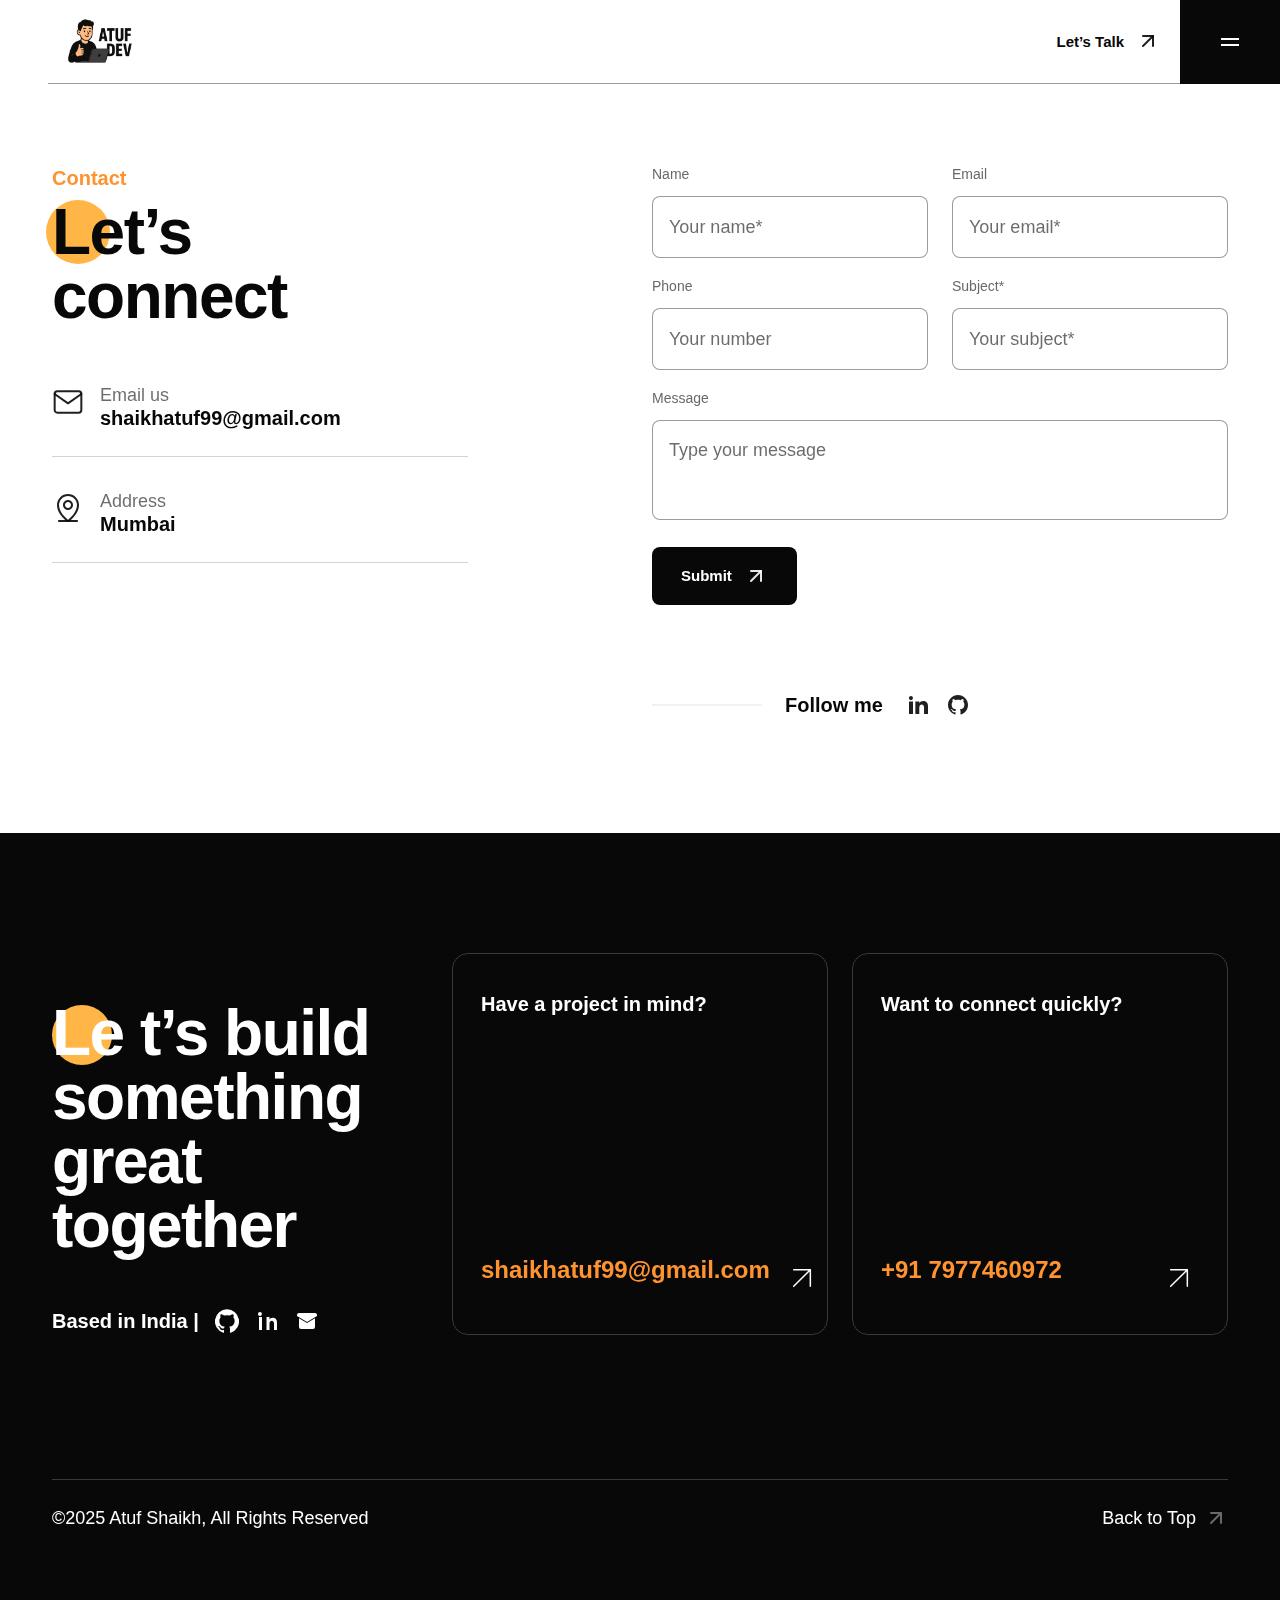
<file: contact.html>
<!DOCTYPE html>
<!-- saved from url=(0066)./contact.html -->
<html
    class="js sizes customelements history pointerevents postmessage postmessage-structuredclones webgl websockets cssanimations csscolumns csscolumns-width csscolumns-span csscolumns-fill csscolumns-gap csscolumns-rule csscolumns-rulecolor csscolumns-rulestyle csscolumns-rulewidth csscolumns-breakbefore csscolumns-breakafter csscolumns-breakinside flexbox picture srcset webworkers"
    lang="en"><head><meta http-equiv="Content-Type"
            content="text/html; charset=UTF-8">

        <meta http-equiv="x-ua-compatible" content="ie=edge">
        <title>Atuf - Contact</title>
        <meta name="AdsBot-Google" content="noindex follow">
        <meta name="description"
            content="Atuf - Contact">
        <meta name="viewport"
            content="width=device-width, initial-scale=1, shrink-to-fit=no">

        <!-- Favicon -->
        <link rel="shortcut icon" type="image/x-icon"
            href="./resources/assets/images/favicon.png">

        <!-- CSS (Font, Vendor, Icon, Plugins & Style CSS files) -->

        <!-- Font CSS -->
        <link rel="preconnect" href="https://fonts.googleapis.com/">
        <link rel="preconnect" href="https://fonts.gstatic.com/" crossorigin>
        <link
            href="./resources/css2"
            rel="stylesheet">

        <!-- Vendor CSS (Bootstrap & Icon Font) -->
        <link rel="stylesheet"
            href="./resources/bootstrap.min.css">

        <!-- Plugins CSS (All Plugins Files) -->
        <link rel="stylesheet"
            href="./resources/aos.css">

        <!-- Style CSS -->
        <link rel="stylesheet"
            href="./resources/home.css">

    </head>

    <body data-aos-easing="ease" data-aos-duration="600" data-aos-delay="100"
        data-new-gr-c-s-check-loaded="14.1251.0" data-gr-ext-installed>
        <div class="overflow-x-hidden">
            <!-- Header start -->

            <header id="sticky-header" class="header bg-white is-sticky">
                <div class="d-flex justify-content-between header-inner">

                    <div
                        class="header-border-bottom d-flex align-items-center justify-content-between flex-grow-1">

                        <a
                            href="./index.html">
                            <img
                                class="logo-img"
                                src="./resources/atuf-logo-two.png"
                                alt="logo">
                        </a>

                        <!-- Link Start -->
                        <a
                            href="./contact.html"
                            class="d-flex align-items-center flex-wrap fw-bold text-dark lh-1 contact-link">Let’s
                            Talk
                            <span class="animate-arrow-up">
                                <svg width="24" height="24" viewBox="0 0 24 24"
                                    fill="none"
                                    xmlns="http://www.w3.org/2000/svg">
                                    <path d="M7 17L17 7" stroke="currentColor"
                                        stroke-opacity="0.9" stroke-width="2"
                                        stroke-linecap="round"
                                        stroke-linejoin="round"></path>
                                    <path d="M7 7H17V17" stroke="currentColor"
                                        stroke-opacity="0.9" stroke-width="2"
                                        stroke-linecap="round"
                                        stroke-linejoin="round"></path>
                                </svg>
                            </span>
                        </a>
                        <!-- Link End -->
                    </div>

                    <!-- Button Start -->
                    <button id="offcanvas-toggle"
                        class="bg-dark border-0 offcanvas-toggle"
                        data-bs-toggle="offcanvas" data-bs-target="#offcanvas"
                        aria-controls="offcanvas" fdprocessedid="l7lcx">
                        <svg width="24" height="24" viewBox="0 0 24 24"
                            fill="none" xmlns="http://www.w3.org/2000/svg">
                            <rect x="3" y="8" width="18" height="2"
                                fill="white"></rect>
                            <rect x="3" y="14" width="18" height="2"
                                fill="white"></rect>
                        </svg>

                    </button>
                    <!-- Button End -->

                </div>
            </header>

            <!-- offcanvas-menu start -->
            <div id="offcanvas"
                class="offcanvas offcanvas-end bg-dark d-flex flex-wrap flex-column justify-content-between">
                <!-- close button start -->

                <div>
                    <div
                        class="d-flex flex-wrap justify-content-between align-items-center offcanvas-header">
                        <a
                            href="./index.html">
                            <img
                                src="./resources/offcanvas-logo.png"
                                alt>
                        </a>
                        <button id="offcanvas-close"
                            class="offcanvas-close bg-primary border-0"
                            data-bs-dismiss="offcanvas" aria-label="Close">
                            <svg width="24" height="24" viewBox="0 0 24 24"
                                fill="none" xmlns="http://www.w3.org/2000/svg">
                                <path fill-rule="evenodd" clip-rule="evenodd"
                                    d="M19.2803 4.71967C19.5732 5.01256 19.5732 5.48744 19.2803 5.78033L5.78033 19.2803C5.48744 19.5732 5.01256 19.5732 4.71967 19.2803C4.42678 18.9874 4.42678 18.5126 4.71967 18.2197L18.2197 4.71967C18.5126 4.42678 18.9874 4.42678 19.2803 4.71967Z"
                                    fill="white"></path>
                                <path fill-rule="evenodd" clip-rule="evenodd"
                                    d="M4.71967 4.71967C5.01256 4.42678 5.48744 4.42678 5.78033 4.71967L19.2803 18.2197C19.5732 18.5126 19.5732 18.9874 19.2803 19.2803C18.9874 19.5732 18.5126 19.5732 18.2197 19.2803L4.71967 5.78033C4.42678 5.48744 4.42678 5.01256 4.71967 4.71967Z"
                                    fill="white"></path>
                            </svg>
                        </button>
                    </div>

                    <!-- close button end -->

                    <!-- offcanvas-menu start -->

                    <nav
                        class="offcanvas-nav d-flex flex-wrap flex-column justify-content-between">
                        <ul class="offcanvas-menu p-0 list-unstyled">
                            <li class="offcanvas-menu-item">
                                <a
                                    href="./index.html"
                                    class="text-white text-xl fw-bold font-Syne leading-none d-flex flex-wrap align-items-center justify-content-between offcanvas-menu-link">Home
                                    <span
                                        class="d-inline-block animate-arrow-up">
                                        <svg width="24" height="24"
                                            viewBox="0 0 24 24" fill="none"
                                            xmlns="http://www.w3.org/2000/svg">
                                            <path d="M7 17L17 7"
                                                stroke="currentColor"
                                                stroke-opacity="0.9"
                                                stroke-width="2"
                                                stroke-linecap="round"
                                                stroke-linejoin="round"></path>
                                            <path d="M7 7H17V17"
                                                stroke="currentColor"
                                                stroke-opacity="0.9"
                                                stroke-width="2"
                                                stroke-linecap="round"
                                                stroke-linejoin="round"></path>
                                        </svg>
                                    </span>
                                </a>
                            </li>
                            <li class="offcanvas-menu-item">
                                <a
                                    href="./about.html"
                                    class="text-white text-xl fw-bold font-Syne leading-none d-flex flex-wrap align-items-center justify-content-between offcanvas-menu-link">About
                                    <span
                                        class="d-inline-block animate-arrow-up">
                                        <svg width="24" height="24"
                                            viewBox="0 0 24 24" fill="none"
                                            xmlns="http://www.w3.org/2000/svg">
                                            <path d="M7 17L17 7"
                                                stroke="currentColor"
                                                stroke-opacity="0.9"
                                                stroke-width="2"
                                                stroke-linecap="round"
                                                stroke-linejoin="round"></path>
                                            <path d="M7 7H17V17"
                                                stroke="currentColor"
                                                stroke-opacity="0.9"
                                                stroke-width="2"
                                                stroke-linecap="round"
                                                stroke-linejoin="round"></path>
                                        </svg>
                                    </span>
                                </a>

                            </li>
                            <li class="offcanvas-menu-item">
                                <a
                                    href="./projects.html"
                                    class="text-white text-xl fw-bold font-Syne leading-none d-flex flex-wrap align-items-center justify-content-between offcanvas-menu-link">Project
                                    <span
                                        class="d-inline-block animate-arrow-up">
                                        <svg width="24" height="24"
                                            viewBox="0 0 24 24" fill="none"
                                            xmlns="http://www.w3.org/2000/svg">
                                            <path d="M7 17L17 7"
                                                stroke="currentColor"
                                                stroke-opacity="0.9"
                                                stroke-width="2"
                                                stroke-linecap="round"
                                                stroke-linejoin="round"></path>
                                            <path d="M7 7H17V17"
                                                stroke="currentColor"
                                                stroke-opacity="0.9"
                                                stroke-width="2"
                                                stroke-linecap="round"
                                                stroke-linejoin="round"></path>
                                        </svg>
                                    </span>
                                </a>
                            </li>
                            <li class="offcanvas-menu-item">
                                <a
                                    href="./project-details.html"
                                    class="text-white text-xl fw-bold font-Syne leading-none d-flex flex-wrap align-items-center justify-content-between offcanvas-menu-link">Project
                                    details
                                    <span
                                        class="d-inline-block animate-arrow-up">
                                        <svg width="24" height="24"
                                            viewBox="0 0 24 24" fill="none"
                                            xmlns="http://www.w3.org/2000/svg">
                                            <path d="M7 17L17 7"
                                                stroke="currentColor"
                                                stroke-opacity="0.9"
                                                stroke-width="2"
                                                stroke-linecap="round"
                                                stroke-linejoin="round"></path>
                                            <path d="M7 7H17V17"
                                                stroke="currentColor"
                                                stroke-opacity="0.9"
                                                stroke-width="2"
                                                stroke-linecap="round"
                                                stroke-linejoin="round"></path>
                                        </svg>
                                    </span>
                                </a>
                            </li>
                            <li class="offcanvas-menu-item">
                                <a
                                    href="./resources/blog.html"
                                    class="text-white text-xl fw-bold font-Syne leading-none d-flex flex-wrap align-items-center justify-content-between offcanvas-menu-link">Blog
                                    <span
                                        class="d-inline-block animate-arrow-up">
                                        <svg width="24" height="24"
                                            viewBox="0 0 24 24" fill="none"
                                            xmlns="http://www.w3.org/2000/svg">
                                            <path d="M7 17L17 7"
                                                stroke="currentColor"
                                                stroke-opacity="0.9"
                                                stroke-width="2"
                                                stroke-linecap="round"
                                                stroke-linejoin="round"></path>
                                            <path d="M7 7H17V17"
                                                stroke="currentColor"
                                                stroke-opacity="0.9"
                                                stroke-width="2"
                                                stroke-linecap="round"
                                                stroke-linejoin="round"></path>
                                        </svg>
                                    </span>
                                </a>
                            </li>
                            <li class="offcanvas-menu-item">
                                <a
                                    href="./resources/blog-details.html"
                                    class="text-white text-xl fw-bold font-Syne leading-none d-flex flex-wrap align-items-center justify-content-between offcanvas-menu-link">Blog
                                    Details
                                    <span
                                        class="d-inline-block animate-arrow-up">
                                        <svg width="24" height="24"
                                            viewBox="0 0 24 24" fill="none"
                                            xmlns="http://www.w3.org/2000/svg">
                                            <path d="M7 17L17 7"
                                                stroke="currentColor"
                                                stroke-opacity="0.9"
                                                stroke-width="2"
                                                stroke-linecap="round"
                                                stroke-linejoin="round"></path>
                                            <path d="M7 7H17V17"
                                                stroke="currentColor"
                                                stroke-opacity="0.9"
                                                stroke-width="2"
                                                stroke-linecap="round"
                                                stroke-linejoin="round"></path>
                                        </svg>
                                    </span>
                                </a>
                            </li>

                            <li class="offcanvas-menu-item">
                                <a
                                    href="./contact.html"
                                    class="text-white text-xl fw-bold font-Syne leading-none d-flex flex-wrap align-items-center justify-content-between offcanvas-menu-link">Contact
                                    <span
                                        class="d-inline-block animate-arrow-up">
                                        <svg width="24" height="24"
                                            viewBox="0 0 24 24" fill="none"
                                            xmlns="http://www.w3.org/2000/svg">
                                            <path d="M7 17L17 7"
                                                stroke="currentColor"
                                                stroke-opacity="0.9"
                                                stroke-width="2"
                                                stroke-linecap="round"
                                                stroke-linejoin="round"></path>
                                            <path d="M7 7H17V17"
                                                stroke="currentColor"
                                                stroke-opacity="0.9"
                                                stroke-width="2"
                                                stroke-linecap="round"
                                                stroke-linejoin="round"></path>
                                        </svg>
                                    </span>
                                </a>
                            </li>

                        </ul>
                    </nav>

                </div>

                <nav class="pb-10">
                    <ul
                        class="d-flex flex-wrap gap-x-4 align-items-center offcanvas-social-links p-0  list-unstyled">
                        <li><a
                                href="./contact.html#"
                                class="text-white transition-all">
                                <svg width="24" height="24" viewBox="0 0 24 24"
                                    fill="none"
                                    xmlns="http://www.w3.org/2000/svg">
                                    <path
                                        d="M7.443 5.3501C8.082 5.3501 8.673 5.4001 9.213 5.5481C9.754 5.6471 10.197 5.8451 10.59 6.0921C10.984 6.3401 11.279 6.6861 11.475 7.1311C11.672 7.5761 11.771 8.1211 11.771 8.7141C11.771 9.4071 11.623 10.0001 11.279 10.4451C10.984 10.8911 10.492 11.2861 9.902 11.5831C10.738 11.8311 11.377 12.2761 11.771 12.8701C12.164 13.4631 12.41 14.2051 12.41 15.0461C12.41 15.7391 12.262 16.3321 12.016 16.8271C11.771 17.3221 11.377 17.7671 10.934 18.0641C10.4528 18.3824 9.92083 18.6164 9.361 18.7561C8.771 18.9051 8.181 19.0041 7.591 19.0041H1V5.3501H7.443ZM7.049 10.8901C7.59 10.8901 8.033 10.7421 8.377 10.4951C8.721 10.2481 8.869 9.8021 8.869 9.2581C8.869 8.9611 8.819 8.6651 8.721 8.4671C8.623 8.2691 8.475 8.1201 8.279 7.9721C8.082 7.8731 7.885 7.7741 7.639 7.7251C7.393 7.6751 7.148 7.6751 6.852 7.6751H4V10.8911H7.05L7.049 10.8901ZM7.197 16.7281C7.492 16.7281 7.787 16.6781 8.033 16.6291C8.279 16.5791 8.525 16.4811 8.721 16.3321C8.92138 16.1873 9.08903 16.002 9.213 15.7881C9.311 15.5411 9.41 15.2441 9.41 14.8981C9.41 14.2051 9.213 13.7111 8.82 13.3641C8.426 13.0671 7.885 12.9191 7.246 12.9191H4V16.7291L7.197 16.7281ZM16.689 16.6781C17.082 17.0741 17.672 17.2721 18.459 17.2721C19 17.2721 19.492 17.1241 19.885 16.8771C20.279 16.5801 20.525 16.2831 20.623 15.9871H23.033C22.639 17.1731 22.049 18.0141 21.263 18.5591C20.475 19.0531 19.541 19.3501 18.41 19.3501C17.6864 19.3523 16.9688 19.218 16.295 18.9541C15.6887 18.7267 15.148 18.353 14.721 17.8661C14.2643 17.4107 13.9267 16.8498 13.738 16.2331C13.492 15.5901 13.393 14.8981 13.393 14.1061C13.393 13.3641 13.492 12.6721 13.738 12.0281C13.9749 11.4085 14.3252 10.8384 14.771 10.3471C15.2201 9.88594 15.7543 9.51613 16.344 9.2581C17.0007 8.99416 17.7022 8.85969 18.41 8.8621C19.246 8.8621 19.984 9.0111 20.623 9.3571C21.263 9.7031 21.754 10.0991 22.147 10.6931C22.541 11.2371 22.837 11.8801 23.033 12.5731C23.131 13.2651 23.18 13.9581 23.131 14.7491H16C16 15.5411 16.295 16.2831 16.689 16.6791V16.6781ZM19.787 11.4841C19.443 11.1381 18.902 10.9401 18.262 10.9401C17.82 10.9401 17.475 11.0401 17.18 11.1881C16.885 11.3361 16.689 11.5341 16.492 11.7321C16.311 11.9234 16.1912 12.1643 16.148 12.4241C16.098 12.6721 16.049 12.8701 16.049 13.0671H20.475C20.377 12.3251 20.131 11.8311 19.787 11.4841ZM15.459 6.2901H20.967V7.6261H15.46V6.2901H15.459Z"
                                        fill="currentColor"
                                        fill-opacity="0.9"></path>
                                </svg>

                            </a></li>
                        <li><a
                                href="./contact.html#"
                                class="text-white transition-all"><svg
                                    width="24" height="24" viewBox="0 0 24 24"
                                    fill="none"
                                    xmlns="http://www.w3.org/2000/svg">
                                    <path
                                        d="M6.94043 5.00002C6.94017 5.53046 6.7292 6.03906 6.35394 6.41394C5.97868 6.78883 5.46986 6.99929 4.93943 6.99902C4.409 6.99876 3.90039 6.78779 3.52551 6.41253C3.15062 6.03727 2.94016 5.52846 2.94043 4.99802C2.9407 4.46759 3.15166 3.95899 3.52692 3.5841C3.90218 3.20922 4.411 2.99876 4.94143 2.99902C5.47186 2.99929 5.98047 3.21026 6.35535 3.58552C6.73024 3.96078 6.9407 4.46959 6.94043 5.00002ZM7.00043 8.48002H3.00043V21H7.00043V8.48002ZM13.3204 8.48002H9.34043V21H13.2804V14.43C13.2804 10.77 18.0504 10.43 18.0504 14.43V21H22.0004V13.07C22.0004 6.90002 14.9404 7.13002 13.2804 10.16L13.3204 8.48002Z"
                                        fill="currentColor"
                                        fill-opacity="0.9"></path>
                                </svg>
                            </a></li>
                        <li><a
                                href="./contact.html#"
                                class="text-white transition-all"><svg
                                    width="24" height="24" viewBox="0 0 24 24"
                                    fill="none"
                                    xmlns="http://www.w3.org/2000/svg">
                                    <path
                                        d="M19.989 11.572C19.907 9.99792 19.3596 8.4836 18.416 7.221C18.1285 7.53061 17.8212 7.82123 17.496 8.091C16.4969 8.92086 15.3805 9.5982 14.183 10.101C14.35 10.451 14.503 10.79 14.638 11.11V11.113C14.665 11.174 14.688 11.231 14.732 11.342L14.749 11.382C16.262 11.212 17.858 11.275 19.405 11.485C19.611 11.512 19.805 11.541 19.989 11.572ZM10.604 4.122C11.5786 5.49516 12.4772 6.92062 13.296 8.392C14.519 7.91 15.53 7.302 16.344 6.625C16.674 6.351 16.938 6.093 17.14 5.87C15.701 4.65972 13.8803 3.99733 12 4C11.524 4 11.058 4.042 10.604 4.121V4.122ZM4.253 9.997C4.93423 9.97981 5.61464 9.93878 6.293 9.874C7.93264 9.72734 9.55828 9.4525 11.155 9.052C10.3205 7.60221 9.41956 6.19171 8.455 4.825C7.42472 5.3354 6.51626 6.06141 5.79124 6.95379C5.06623 7.84617 4.54162 8.88404 4.253 9.997ZM5.783 17.035C6.25195 16.3575 6.77894 15.7221 7.358 15.136C8.812 13.646 10.528 12.486 12.514 11.846L12.576 11.828C12.411 11.464 12.256 11.139 12.1 10.833C10.264 11.368 8.33 11.702 6.403 11.875C5.463 11.96 4.62 11.997 4 12.003C3.99815 13.8356 4.62722 15.6128 5.783 17.035ZM15.004 19.415C14.6184 17.4703 14.0725 15.5607 13.372 13.706C11.372 14.433 9.776 15.496 8.543 16.764C8.0454 17.2664 7.60382 17.8213 7.226 18.419C8.60481 19.4478 10.2797 20.0025 12 20C13.0299 20.0015 14.0504 19.8035 15.005 19.417L15.004 19.415ZM16.878 18.34C18.4393 17.1398 19.5028 15.4057 19.865 13.47C19.525 13.385 19.094 13.3 18.62 13.234C17.5661 13.0823 16.4968 13.0712 15.44 13.201C16.035 14.8799 16.5154 16.5961 16.878 18.34ZM12 22C6.477 22 2 17.523 2 12C2 6.477 6.477 2 12 2C17.523 2 22 6.477 22 12C22 17.523 17.523 22 12 22Z"
                                        fill="currentColor"
                                        fill-opacity="0.9"></path>
                                </svg>
                            </a></li>
                        <li><a
                                href="./contact.html#"
                                class="text-white transition-all"><svg
                                    width="24" height="24" viewBox="0 0 24 24"
                                    fill="none"
                                    xmlns="http://www.w3.org/2000/svg">
                                    <path
                                        d="M12.001 2C6.47598 2 2.00098 6.475 2.00098 12C1.99977 14.0992 2.65958 16.1454 3.88679 17.8484C5.114 19.5515 6.84631 20.8249 8.83798 21.488C9.33798 21.575 9.52598 21.275 9.52598 21.012C9.52598 20.775 9.51298 19.988 9.51298 19.15C7.00098 19.613 6.35098 18.538 6.15098 17.975C6.03798 17.687 5.55098 16.8 5.12598 16.562C4.77598 16.375 4.27598 15.912 5.11298 15.9C5.90098 15.887 6.46298 16.625 6.65098 16.925C7.55098 18.437 8.98798 18.012 9.56298 17.75C9.65098 17.1 9.91298 16.663 10.201 16.413C7.97598 16.163 5.65098 15.3 5.65098 11.475C5.65098 10.387 6.03798 9.488 6.67598 8.788C6.57598 8.538 6.22598 7.513 6.77598 6.138C6.77598 6.138 7.61298 5.875 9.52598 7.162C10.3401 6.9364 11.1812 6.82302 12.026 6.825C12.876 6.825 13.726 6.937 14.526 7.162C16.439 5.862 17.276 6.138 17.276 6.138C17.826 7.513 17.476 8.538 17.376 8.788C18.013 9.488 18.401 10.375 18.401 11.475C18.401 15.313 16.064 16.163 13.839 16.413C14.201 16.725 14.514 17.325 14.514 18.263C14.514 19.6 14.501 20.675 14.501 21.013C14.501 21.275 14.689 21.587 15.189 21.487C17.1738 20.8166 18.8985 19.5408 20.1203 17.8389C21.3421 16.1371 21.9995 14.095 22 12C22 6.475 17.525 2 12 2H12.001Z"
                                        fill="currentColor"
                                        fill-opacity="0.9"></path>
                                </svg>
                            </a></li>

                    </ul>
                </nav>
            </div>
            <!-- offcanvas-menu end -->

            <!-- Header end -->

            <!-- Portfolio Section Start -->
            <section class="bg-white pt-20 pb-120">
                <div class="container mx-auto">
                    <div class="row mb-n6">
                        <div class="col-12 col-lg-6 mb-6 aos-init aos-animate"
                            data-aos="fade-up">
                            <div
                                class="fw-bold font-Syne leading-none d-flex flex-wrap flex-column gap-y-2 mb-10">
                                <span
                                    class="text-warning text-xl">Contact</span>
                                <h3 class="section-title text-dark">
                                    <span
                                        class="position-relative circle-shape portfolio-shape">Le</span>t’s
                                    <br class="hidden d-lg-block">
                                    connect
                                </h3>
                            </div>

                            <div class="d-flex flex-wrap flex-column gap-7">
                                <div class="d-flex flex-wrap address-item">
                                    <span>
                                        <svg width="32" height="32"
                                            viewBox="0 0 32 32" fill="none"
                                            xmlns="http://www.w3.org/2000/svg">
                                            <path
                                                d="M5.33366 5.33325H26.667C28.1337 5.33325 29.3337 6.53325 29.3337 7.99992V23.9999C29.3337 25.4666 28.1337 26.6666 26.667 26.6666H5.33366C3.86699 26.6666 2.66699 25.4666 2.66699 23.9999V7.99992C2.66699 6.53325 3.86699 5.33325 5.33366 5.33325Z"
                                                stroke="#080808"
                                                stroke-opacity="0.9"
                                                stroke-width="2"
                                                stroke-linecap="round"
                                                stroke-linejoin="round"></path>
                                            <path
                                                d="M29.3337 8L16.0003 17.3333L2.66699 8"
                                                stroke="#080808"
                                                stroke-opacity="0.9"
                                                stroke-width="2"
                                                stroke-linecap="round"
                                                stroke-linejoin="round"></path>
                                        </svg>

                                    </span>
                                    <div
                                        class="d-flex flex-wrap flex-column flex-1">
                                        <span
                                            class="paragraph leading-none">Email
                                            us</span>
                                        <h5
                                            class="text-xl fw-bold font-Syne text-dark leading-7">shaikhatuf99@gmail.com
                                        </h5>
                                    </div>
                                </div>
                                <div class="d-flex flex-wrap address-item">
                                    <span>
                                        <svg width="32" height="32"
                                            viewBox="0 0 32 32" fill="none"
                                            xmlns="http://www.w3.org/2000/svg">
                                            <path fill-rule="evenodd"
                                                clip-rule="evenodd"
                                                d="M6 29C6 28.4477 6.44772 28 7 28H25C25.5523 28 26 28.4477 26 29C26 29.5523 25.5523 30 25 30H7C6.44772 30 6 29.5523 6 29Z"
                                                fill="#080808"
                                                fill-opacity="0.9"></path>
                                            <path fill-rule="evenodd"
                                                clip-rule="evenodd"
                                                d="M16 10C14.3431 10 13 11.3431 13 13C13 14.6569 14.3431 16 16 16C17.6569 16 19 14.6569 19 13C19 11.3431 17.6569 10 16 10ZM11 13C11 10.2386 13.2386 8 16 8C18.7614 8 21 10.2386 21 13C21 15.7614 18.7614 18 16 18C13.2386 18 11 15.7614 11 13Z"
                                                fill="#080808"
                                                fill-opacity="0.9"></path>
                                            <path fill-rule="evenodd"
                                                clip-rule="evenodd"
                                                d="M16 4C13.6131 4 11.3239 4.94821 9.63604 6.63604C7.94821 8.32387 7 10.6131 7 13C7 17.1399 9.31185 20.9096 11.7546 23.7188C12.9638 25.1094 14.1755 26.2305 15.0851 27.0037C15.4449 27.3095 15.7562 27.5599 16 27.75C16.2438 27.5599 16.5551 27.3095 16.9149 27.0037C17.8245 26.2305 19.0362 25.1094 20.2454 23.7188C22.6882 20.9096 25 17.1399 25 13C25 10.6131 24.0518 8.32387 22.364 6.63604C20.6761 4.94821 18.3869 4 16 4ZM16 29C15.4265 29.8192 15.4263 29.819 15.4259 29.8188L15.4251 29.8182L15.4228 29.8166L15.4154 29.8114L15.39 29.7933C15.3683 29.7778 15.3375 29.7557 15.2981 29.7269C15.2192 29.6693 15.1059 29.5853 14.9631 29.4762C14.6775 29.2579 14.2732 28.9384 13.7899 28.5276C12.8245 27.707 11.5362 26.5156 10.2454 25.0312C7.68815 22.0904 5 17.8601 5 13C5 10.0826 6.15893 7.28473 8.22183 5.22183C10.2847 3.15893 13.0826 2 16 2C18.9174 2 21.7153 3.15893 23.7782 5.22183C25.8411 7.28473 27 10.0826 27 13C27 17.8601 24.3118 22.0904 21.7546 25.0312C20.4638 26.5156 19.1755 27.707 18.2101 28.5276C17.7268 28.9384 17.3225 29.2579 17.0369 29.4762C16.8941 29.5853 16.7808 29.6693 16.7019 29.7269C16.6625 29.7557 16.6317 29.7778 16.61 29.7933L16.5846 29.8114L16.5772 29.8166L16.5749 29.8182L16.5741 29.8188C16.5737 29.819 16.5735 29.8192 16 29ZM16 29L16.5735 29.8192C16.2291 30.0603 15.7709 30.0603 15.4265 29.8192L16 29Z"
                                                fill="#080808"
                                                fill-opacity="0.9"></path>
                                        </svg>

                                    </span>
                                    <div
                                        class="d-flex flex-wrap flex-column flex-1">
                                        <span
                                            class="paragraph leading-none">Address</span>
                                        <h5
                                            class="text-xl fw-bold font-Syne text-dark leading-7">Mumbai
                                        </h5>
                                    </div>
                                </div>
                            </div>
                        </div>
                        <div class="col-12 col-lg-6 mb-6 aos-init aos-animate"
                            data-aos="fade-up" data-aos-delay="300">
                            <form id="contact-form"
                                action="./resources/mail.php"
                                method="post" class="row">
                                <div class="col-12 col-md-6">
                                    <label
                                        class="text-sm fw-normal font-Inter leading-tight mb-3 d-block"
                                        for="name">Name</label>
                                    <input id="name"
                                        class="fw-normal w-full leading-7 contact-form-control "
                                        type="text" placeholder="Your name*"
                                        name="name" fdprocessedid="3p0cqj">
                                </div>
                                <div class="col-12 col-md-6">
                                    <label
                                        class="text-sm fw-normal font-Inter leading-tight mb-3 d-block"
                                        for="Email">Email</label>
                                    <input id="Email"
                                        class="fw-normal w-full leading-7 contact-form-control "
                                        type="email" placeholder="Your email*"
                                        name="email" fdprocessedid="4q2tab">
                                </div>
                                <div class="col-12 col-md-6">
                                    <label
                                        class="text-sm fw-normal font-Inter leading-tight mb-3 d-block"
                                        for="Phone">Phone</label>
                                    <input id="Phone"
                                        class="fw-normal w-full leading-7 contact-form-control "
                                        type="text" placeholder="Your number"
                                        name="phone" fdprocessedid="61o92k">
                                </div>
                                <div class="col-12 col-md-6">
                                    <label
                                        class="text-sm fw-normal font-Inter leading-tight mb-3 d-block"
                                        for="Subject">Subject*</label>
                                    <input id="Subject"
                                        class="fw-normal w-full leading-7 contact-form-control "
                                        type="text" placeholder="Your subject*"
                                        name="subject" fdprocessedid="s08qz">
                                </div>

                                <div class="col-12">
                                    <label
                                        class="text-sm fw-normal font-Inter leading-tight mb-3 d-block"
                                        for="Message">Message</label>
                                    <textarea
                                        class="fw-normal w-full contact-form-control resize-none"
                                        name="message" id="Message" cols="30"
                                        rows="10"
                                        placeholder="Type your message"></textarea>
                                </div>

                                <div class="col-12">
                                    <button
                                        class="d-flex align-items-center flex-wrap btn-primary"
                                        type="submit"
                                        fdprocessedid="42cmk9">Submit
                                        <span
                                            class="d-inline-block ml-3 animate-arrow-up">
                                            <svg width="24" height="24"
                                                viewBox="0 0 24 24" fill="none"
                                                xmlns="http://www.w3.org/2000/svg">
                                                <path d="M7 17L17 7"
                                                    stroke="currentColor"
                                                    stroke-opacity="0.9"
                                                    stroke-width="2"
                                                    stroke-linecap="round"
                                                    stroke-linejoin="round"></path>
                                                <path d="M7 7H17V17"
                                                    stroke="currentColor"
                                                    stroke-opacity="0.9"
                                                    stroke-width="2"
                                                    stroke-linecap="round"
                                                    stroke-linejoin="round"></path>
                                            </svg>
                                        </span>
                                    </button>
                                    <p class="form-message mt-3"></p>
                                </div>

                                <div class="col-12">
                                    <div
                                        class="justify-constnt-start align-items-sm-center gap-23 d-inline-flex mt-14 flex-column flex-sm-row">
                                        <svg width="110" height="2"
                                            viewBox="0 0 110 2" fill="none"
                                            xmlns="http://www.w3.org/2000/svg">
                                            <path d="M0 1H110" stroke="#080808"
                                                stroke-opacity="0.1"></path>
                                        </svg>

                                        <div class="d-flex flex-wrap gap-23">
                                            <h4
                                                class="text-dark text-xl fw-bold font-Syne leading-7 mb-0">Follow
                                                me</h4>

                                            <ul
                                                class="d-flex flex-wrap gap-x-4 align-items-center p-0 list-unstyled">
                                                <li><a
                                                        href="https://www.linkedin.com/in/atuf-shaikh-28aa3835b/"
                                                        class="contact-social-link"><svg
                                                            width="24"
                                                            height="24"
                                                            viewBox="0 0 24 24"
                                                            fill="none"
                                                            xmlns="http://www.w3.org/2000/svg">
                                                            <path
                                                                d="M6.94043 5.00002C6.94017 5.53046 6.7292 6.03906 6.35394 6.41394C5.97868 6.78883 5.46986 6.99929 4.93943 6.99902C4.409 6.99876 3.90039 6.78779 3.52551 6.41253C3.15062 6.03727 2.94016 5.52846 2.94043 4.99802C2.9407 4.46759 3.15166 3.95899 3.52692 3.5841C3.90218 3.20922 4.411 2.99876 4.94143 2.99902C5.47186 2.99929 5.98047 3.21026 6.35535 3.58552C6.73024 3.96078 6.9407 4.46959 6.94043 5.00002ZM7.00043 8.48002H3.00043V21H7.00043V8.48002ZM13.3204 8.48002H9.34043V21H13.2804V14.43C13.2804 10.77 18.0504 10.43 18.0504 14.43V21H22.0004V13.07C22.0004 6.90002 14.9404 7.13002 13.2804 10.16L13.3204 8.48002Z"
                                                                fill="currentColor"
                                                                fill-opacity="0.9"></path>
                                                        </svg>
                                                    </a></li>
                                                <li><a
                                                        href="https://github.com/atuf-dev/atuf-shaikh/blob/main/README.md"
                                                        class="contact-social-link"><svg
                                                            width="24"
                                                            height="24"
                                                            viewBox="0 0 24 24"
                                                            fill="none"
                                                            xmlns="http://www.w3.org/2000/svg">
                                                            <path
                                                                d="M12.001 2C6.47598 2 2.00098 6.475 2.00098 12C1.99977 14.0992 2.65958 16.1454 3.88679 17.8484C5.114 19.5515 6.84631 20.8249 8.83798 21.488C9.33798 21.575 9.52598 21.275 9.52598 21.012C9.52598 20.775 9.51298 19.988 9.51298 19.15C7.00098 19.613 6.35098 18.538 6.15098 17.975C6.03798 17.687 5.55098 16.8 5.12598 16.562C4.77598 16.375 4.27598 15.912 5.11298 15.9C5.90098 15.887 6.46298 16.625 6.65098 16.925C7.55098 18.437 8.98798 18.012 9.56298 17.75C9.65098 17.1 9.91298 16.663 10.201 16.413C7.97598 16.163 5.65098 15.3 5.65098 11.475C5.65098 10.387 6.03798 9.488 6.67598 8.788C6.57598 8.538 6.22598 7.513 6.77598 6.138C6.77598 6.138 7.61298 5.875 9.52598 7.162C10.3401 6.9364 11.1812 6.82302 12.026 6.825C12.876 6.825 13.726 6.937 14.526 7.162C16.439 5.862 17.276 6.138 17.276 6.138C17.826 7.513 17.476 8.538 17.376 8.788C18.013 9.488 18.401 10.375 18.401 11.475C18.401 15.313 16.064 16.163 13.839 16.413C14.201 16.725 14.514 17.325 14.514 18.263C14.514 19.6 14.501 20.675 14.501 21.013C14.501 21.275 14.689 21.587 15.189 21.487C17.1738 20.8166 18.8985 19.5408 20.1203 17.8389C21.3421 16.1371 21.9995 14.095 22 12C22 6.475 17.525 2 12 2H12.001Z"
                                                                fill="currentColor"
                                                                fill-opacity="0.9"></path>
                                                        </svg>
                                                    </a></li>

                                            </ul>
                                        </div>
                                    </div>
                                </div>

                            </form>
                        </div>
                    </div>
                </div>

            </section>
            <!-- Portfolio Section End -->

            <!-- Footer Start -->
            <footer class="footer bg-dark">
                <div class="container">
                    <div class="overflow-x-hidden aos-init aos-animate"
                        data-aos="flip-down" data-aos-delay="500">
                        <div class="footer-grid">
                            <div class="pt-12">
                                <h3 class="section-title text-white mb-0">
                                    <span
                                        class="position-relative circle-shape footer-shape">Le</span>
                                    t’s build something great together
                                </h3>
                                <div
                                    class="d-flex flex-wrap align-items-center mt-10">
                                    <span
                                        class="text-xl fw-bold font-Syne text-white">Based
                                        in India |</span>
                                    <div class="footer-social">
                                        <ul
                                            class="d-flex flex-wrap gap-x-4 align-items-center list-unstyled p-0 footer-social-links">
                                            <li>
                                                <a
                                                    href="https://github.com/atuf-dev/atuf-shaikh/blob/main/README.md"
                                                    target="_blank"
                                                    class="text-white footer-social-link">
                                                    <!-- GitHub Icon -->
                                                    <svg width="24" height="24"
                                                        fill="currentColor"
                                                        xmlns="http://www.w3.org/2000/svg"><path
                                                            d="M12 .297a12 12 0 00-3.794 23.41c.6.11.793-.26.793-.577v-2.026c-3.338.727-4.042-1.61-4.042-1.61-.546-1.387-1.333-1.756-1.333-1.756-1.09-.745.083-.73.083-.73 1.205.084 1.84 1.238 1.84 1.238 1.07 1.835 2.809 1.305 3.495.997.108-.775.418-1.305.762-1.605-2.665-.304-5.466-1.334-5.466-5.93 0-1.31.467-2.382 1.236-3.221-.124-.303-.536-1.526.117-3.176 0 0 1.009-.323 3.3 1.23a11.5 11.5 0 016 0c2.29-1.553 3.298-1.23 3.298-1.23.655 1.65.243 2.873.12 3.176.77.839 1.235 1.911 1.235 3.221 0 4.61-2.805 5.624-5.476 5.922.43.37.823 1.1.823 2.215v3.285c0 .32.192.694.8.576A12 12 0 0012 .297z" /></svg>
                                                </a>
                                            </li>
                                            <li>
                                                <a
                                                    href="https://www.linkedin.com/in/atuf-shaikh-28aa3835b/"
                                                    target="_blank"
                                                    class="text-white footer-social-link">
                                                    <!-- LinkedIn Icon -->
                                                    <svg width="24" height="24"
                                                        fill="currentColor"
                                                        xmlns="http://www.w3.org/2000/svg"><path
                                                            d="M6.94 5A2 2 0 114.94 3a2 2 0 012 2zm.06 3H4v13h3V8zm7.5 0h-3V21h3v-6.5c0-3.6 4.5-3.9 4.5 0V21h3v-7.5c0-5.9-6.7-5.7-7.5-2.8V8z" /></svg>
                                                </a>
                                            </li>
                                            <li>
                                                <a
                                                    href="mailto:shaikhatuf99@gmail.com"
                                                    class="text-white footer-social-link">
                                                    <!-- Email Icon -->
                                                    <svg width="24" height="24"
                                                        fill="currentColor"
                                                        xmlns="http://www.w3.org/2000/svg"><path
                                                            d="M4 4h16a2 2 0 012 2v1l-10 6L2 7V6a2 2 0 012-2zm0 5.2l8 4.8 8-4.8V18a2 2 0 01-2 2H6a2 2 0 01-2-2V9.2z" /></svg>
                                                </a>
                                            </li>
                                        </ul>
                                    </div>
                                </div>
                            </div>

                            <div
                                class="d-flex flex-column justify-content-between service-contact-card-footer">
                                <h3
                                    class="text-xl fw-bold font-Syne text-white">Have
                                    a project in mind?</h3>
                                <div
                                    class="d-flex justify-content-between align-items-center">
                                    <p
                                        class="text-2xl fw-bold font-Syne leading-none text-warning">shaikhatuf99@gmail.com</p>
                                    <a href="mailto:shaikhatuf99@gmail.com"
                                        class="text-white animate-arrow-up">
                                        <svg width="40" height="40" fill="none"
                                            xmlns="http://www.w3.org/2000/svg"><path
                                                d="M11.667 28.333L28.333 11.667M11.667 11.667H28.333V28.333"
                                                stroke="currentColor"
                                                stroke-width="1.5"
                                                stroke-linecap="round"
                                                stroke-linejoin="round" /></svg>
                                    </a>
                                </div>
                            </div>

                            <div
                                class="d-flex flex-column justify-content-between service-contact-card-footer">
                                <h3
                                    class="text-xl fw-bold font-Syne text-white">Want
                                    to connect quickly?</h3>
                                <div
                                    class="d-flex justify-content-between align-items-center">
                                    <p
                                        class="text-2xl fw-bold font-Syne leading-none text-warning">+91
                                        7977460972</p>
                                    <a href="tel:+917977460972"
                                        class="text-white animate-arrow-up">
                                        <svg width="40" height="40" fill="none"
                                            xmlns="http://www.w3.org/2000/svg"><path
                                                d="M11.667 28.333L28.333 11.667M11.667 11.667H28.333V28.333"
                                                stroke="currentColor"
                                                stroke-width="1.5"
                                                stroke-linecap="round"
                                                stroke-linejoin="round" /></svg>
                                    </a>
                                </div>
                            </div>
                        </div>

                        <div class="row">
                            <div class="col-12">
                                <div class="py-72">
                                    <!-- Decorative SVG remains same -->
                                </div>
                            </div>
                        </div>

                        <div class="pt-6 copyright">
                            <div class="row">
                                <div
                                    class="col-12 col-sm-8 order-last order-sm-first">
                                    <p
                                        class="text-white text-lg fw-normal font-sans leading-7">©2025
                                        Atuf Shaikh, All Rights Reserved</p>
                                </div>
                                <div
                                    class="col-12 col-sm-4 order-first order-sm-last">
                                    <div
                                        class="d-flex justify-content-end mb-2 mb-sm-0">
                                        <a id="scrollUp"
                                            class="d-flex flex-wrap align-items-center gap-2"
                                            href="#top" aria-label="scroll up">
                                            <span
                                                class="text-white text-lg fw-normal font-sans leading-7 transition-all">Back
                                                to Top</span>
                                            <svg width="24" height="24"
                                                fill="none"
                                                xmlns="http://www.w3.org/2000/svg"><path
                                                    d="M7 17L17 7M7 7h10v10"
                                                    stroke="currentColor"
                                                    stroke-width="2"
                                                    stroke-linecap="round"
                                                    stroke-linejoin="round" /></svg>
                                        </a>
                                    </div>
                                </div>
                            </div>
                        </div>

                    </div>
                </div>
            </footer>
            <!-- Footer End -->
        </div>

        <!-- JS Vendor, Plugins & Activation Script Files -->

        <!-- Vendors JS -->
        <script
            src="./resources/modernizr-3.11.7.min.js.download"></script>
        <script
            src="./resources/jquery-3.6.0.min.js.download"></script>
        <script
            src="./resources/jquery-migrate-3.3.2.min.js.download"></script>
        <script
            src="./resources/bootstrap.bundle.min.js.download"></script>

        <!-- Plugins JS -->
        <script
            src="./resources/aos.js.download">
    </script>

        <!-- Activation JS -->
        <script
            src="./resources/main.js.download"></script>

        <span id="PING_IFRAME_FORM_DETECTION"
            style="display: none;"></span></body><grammarly-desktop-integration
        data-grammarly-shadow-root="true"><template
            shadowrootmode="open"><style>
      div.grammarly-desktop-integration {
        position: absolute;
        width: 1px;
        height: 1px;
        padding: 0;
        margin: -1px;
        overflow: hidden;
        clip: rect(0, 0, 0, 0);
        white-space: nowrap;
        border: 0;
        -moz-user-select: none;
        -webkit-user-select: none;
        -ms-user-select:none;
        user-select:none;
      }

      div.grammarly-desktop-integration:before {
        content: attr(data-content);
      }
    </style><div aria-label="grammarly-integration" role="group" tabindex="-1"
                class="grammarly-desktop-integration"
                data-content="{&quot;mode&quot;:&quot;limited&quot;,&quot;isActive&quot;:false,&quot;isUserDisabled&quot;:false}"></div></template></grammarly-desktop-integration></html>
</file>
<file: resources/home.css>
/*----------------------------------------*/
/*  01. Template default CSS
/*----------------------------------------*/
/* Common Style */
*,
*::after,
*::before {
  box-sizing: border-box;
}

html,
body {
  height: 100%;
  border: 0 !important;
}

body {
  font-family: "DM Sans", sans-serif, Arial, Helvetica, sans-serif;
  font-size: 1.125rem;
  font-weight: 400;
  font-style: normal;
  line-height: 1.55;
  position: relative;
  visibility: visible;
  overflow-x: hidden;
  color: #696969;
  background-color: #FFFFFF;
}

h1,
h2,
h3,
h4,
h5,
h6 {
  font-family: "Syne", sans-serif;
  font-weight: 700;
  line-height: 1.6;
  margin-top: 0;
  color: #333333;
}

.h1,
.h2,
.h3,
.h4,
.h5,
.h6 {
  line-height: inherit;
  margin: 0;
}

p:last-child {
  margin-bottom: 0;
}

a,
button {
  line-height: inherit;
  display: inline-block;
  cursor: pointer;
  text-decoration: none;
  color: inherit;
  transition-duration: 300ms;
}

a,
button,
img,
input {
  transition: all 0.5s ease 0s;
}

*:focus {
  outline: none;
}

a:focus {
  text-decoration: none;
  color: inherit;
  outline: none;
}

a:hover {
  text-decoration: none;
  color: #FFB646;
}

button,
input[type=submit] {
  cursor: pointer;
}

#atuf-exp-img {
  max-width: 60%;
  margin-left: 50px;
}

input::-webkit-input-placeholder,
textarea::-webkit-input-placeholder {
  opacity: 1;
}

input:-moz-placeholder,
textarea:-moz-placeholder {
  opacity: 1;
}

input::-moz-placeholder,
textarea::-moz-placeholder {
  opacity: 1;
}

input:-ms-input-placeholder,
textarea:-ms-input-placeholder {
  opacity: 1;
}

ul:last-child {
  margin-bottom: 0;
}

hr {
  border-top-width: 2px;
}

.btn-primary,
.btn-primary-outline {
  margin-right: 8px;
  padding: 12px 24px;
  border: 1px solid rgba(8, 8, 8, 0.4);
  font-weight: 700;
  font-size: 15px;
  background-color: #080808;
  color: #FFFFFF;
  text-transform: capitalize;
  line-height: 1;
  border-radius: 8px;
  transition: all 0.5s;
}

@media only screen and (min-width: 768px) and (max-width: 991px),
only screen and (min-width: 992px) and (max-width: 1199px),
only screen and (min-width: 1280px) and (max-width: 1440px),
only screen and (min-width: 1441px) {

  .btn-primary,
  .btn-primary-outline {
    padding: 16px 28px;
  }
}

.btn-primary:hover,
.btn-primary-outline:hover {
  background-color: transparent;
  border-color: rgba(8, 8, 8, 0.4);
  color: rgba(8, 8, 8, 0.95);
}

.btn-primary:hover .animate-arrow-up,
.btn-primary-outline:hover .animate-arrow-up {
  -webkit-animation: moveUp 0.8s linear;
  animation: moveUp 0.8s linear;
}

.btn-primary-outline {
  margin-right: 0;
  background-color: transparent;
  color: #080808;
}

.btn-primary-outline:hover {
  background-color: #080808;
  border-color: #080808;
  color: #FFFFFF;
}

.tab-btn {
  border: 0;
  padding: 12px 16px;
  font-size: 15px;
  font-weight: 700;
  text-transform: capitalize;
  background-color: #FFFFFF;
  color: #080808;
  line-height: 1;
  border-radius: 8px;
  transition: all 0.3s;
}

@media only screen and (min-width: 992px) and (max-width: 1199px),
only screen and (min-width: 1280px) and (max-width: 1440px),
only screen and (min-width: 1441px) {
  .tab-btn {
    padding: 16px 28px;
  }
}

.tab-btn:hover {
  color: #FFFFFF;
  background-color: #080808;
}

.tab-btn:hover .animate-arrow-up {
  -webkit-animation: moveUp 0.8s linear;
  animation: moveUp 0.8s linear;
}

.tab-btn.active {
  color: #FFFFFF;
  background-color: #080808;
}

.paragraph {
  font-size: 18px;
  line-height: 28px;
  font-weight: 400;
  color: rgba(8, 8, 8, 0.6);
}

.font-Syne {
  font-family: "Syne", sans-serif;
}

.font-Inter {
  font-family: "Inter", sans-serif;
}

.font-Poppins {
  font-family: "Poppins", sans-serif;
}

.font-DMSans {
  font-family: "DM Sans", sans-serif;
}

.font-sans {
  font-family: "DM Sans", sans-serif;
}

.text-lg {
  font-size: 18px;
  line-height: 1.75rem;
}

.leading-tight {
  line-height: 1.25;
}

.leading-8 {
  line-height: 32px;
}

.leading-7 {
  line-height: 28px;
}

.leading-normal {
  line-height: 1.5;
}

.mx-8 {
  margin-left: 32px;
  margin-right: 32px;
}

.mb-6 {
  margin-bottom: 24px !important;
}

.mb-1 {
  margin-bottom: 0.25rem !important;
}

.mb-10 {
  margin-bottom: 40px;
}

.mb-12 {
  margin-bottom: 3rem !important;
}

.mt-8 {
  margin-top: 2rem;
}

.mt-10 {
  margin-top: 2.5rem;
}

.mt-12 {
  margin-top: 3rem;
}

.mt-14 {
  margin-top: 3.5rem;
}

.-mr-3 {
  margin-right: -12px;
}

.mb-20 {
  margin-bottom: 20px;
}

.mb-30 {
  margin-bottom: 30px;
}

.mb-3 {
  margin-bottom: 12px !important;
}

.mb-16 {
  margin-bottom: 4rem;
}

.text-sm {
  font-size: 14px;
  line-height: 20px;
}

.text-xl {
  font-size: 20px;
  line-height: 28px;
}

.text-2xl {
  font-size: 24px;
}

.text-32 {
  font-size: 32px;
}

.circle-shape,
.section-title.circle-shape {
  z-index: 1;
}

.circle-shape::before,
.section-title.circle-shape::before {
  position: absolute;
  top: 0;
  left: 0;
  z-index: -1;
  content: "";
  display: block;
  background-color: #FFB646;
  border-radius: 100%;
  width: 70px;
  height: 70px;
}

@media only screen and (min-width: 992px) and (max-width: 1199px) {

  .circle-shape::before,
  .section-title.circle-shape::before {
    width: 85px;
    height: 85px;
  }
}

@media only screen and (min-width: 1280px) and (max-width: 1440px) {

  .circle-shape::before,
  .section-title.circle-shape::before {
    width: 100px;
    height: 100px;
  }
}

@media only screen and (min-width: 1441px) {

  .circle-shape::before,
  .section-title.circle-shape::before {
    width: 120px;
    height: 120px;
  }
}

.section-title {
  font-size: 36px;
  letter-spacing: -1.5px;
  line-height: 1;
}

.section-title.circle-shape::before {
  top: 2px;
  width: 36px;
  height: 36px;
}

@media only screen and (min-width: 992px) and (max-width: 1199px) {
  .section-title.circle-shape::before {
    width: 48px;
    height: 48px;
  }
}

@media only screen and (min-width: 1280px) and (max-width: 1440px) {
  .section-title.circle-shape::before {
    width: 64px;
    height: 64px;
  }
}

@media only screen and (min-width: 1441px) {
  .section-title.circle-shape::before {
    width: 64px;
    height: 64px;
  }
}

@media only screen and (min-width: 992px) and (max-width: 1199px) {
  .section-title {
    font-size: 48px;
  }
}

@media only screen and (min-width: 1280px) and (max-width: 1440px),
only screen and (min-width: 1441px) {
  .section-title {
    font-size: 64px;
  }
}

.section-title .portfolio-shape::before {
  top: 4px;
  left: -6px;
  width: 36px;
  height: 36px;
}

@media only screen and (min-width: 992px) and (max-width: 1199px) {
  .section-title .portfolio-shape::before {
    width: 48px;
    height: 48px;
  }
}

@media only screen and (min-width: 1280px) and (max-width: 1440px) {
  .section-title .portfolio-shape::before {
    width: 64px;
    height: 64px;
  }
}

@media only screen and (min-width: 1441px) {
  .section-title .portfolio-shape::before {
    width: 64px;
    height: 64px;
  }
}

.section-title .portfolio-shape2 {
  z-index: 1;
}

.section-title .portfolio-shape2::before {
  top: 2px;
  left: 15px;
  width: 36px;
  height: 36px;
}

@media only screen and (max-width: 575px) {
  .section-title .portfolio-shape2::before {
    top: 4px;
    left: 10px;
  }
}

@media only screen and (min-width: 992px) and (max-width: 1199px) {
  .section-title .portfolio-shape2::before {
    width: 48px;
    height: 48px;
  }
}

@media only screen and (min-width: 1280px) and (max-width: 1440px) {
  .section-title .portfolio-shape2::before {
    width: 64px;
    height: 64px;
  }
}

@media only screen and (min-width: 1441px) {
  .section-title .portfolio-shape2::before {
    width: 64px;
    height: 64px;
  }
}

.section-title .testimonial-shape::before {
  top: 4px;
  left: -2px;
  width: 36px;
  height: 36px;
}

@media only screen and (min-width: 992px) and (max-width: 1199px) {
  .section-title .testimonial-shape::before {
    width: 48px;
    height: 48px;
  }
}

@media only screen and (min-width: 1280px) and (max-width: 1440px) {
  .section-title .testimonial-shape::before {
    width: 64px;
    height: 64px;
  }
}

@media only screen and (min-width: 1441px) {
  .section-title .testimonial-shape::before {
    width: 64px;
    height: 64px;
  }
}

.section-title .blog-shape::before {
  top: 8px;
  left: 20px;
  width: 36px;
  height: 36px;
}

@media only screen and (min-width: 992px) and (max-width: 1199px) {
  .section-title .blog-shape::before {
    width: 48px;
    height: 48px;
  }
}

@media only screen and (min-width: 1280px) and (max-width: 1440px) {
  .section-title .blog-shape::before {
    width: 69px;
    height: 69px;
  }
}

@media only screen and (min-width: 1441px) {
  .section-title .blog-shape::before {
    width: 69px;
    height: 69px;
  }
}

.section-title .blog-shape-inner::before {
  top: 8px;
  left: 20px;
  width: 36px;
  height: 36px;
}

@media only screen and (min-width: 992px) and (max-width: 1199px) {
  .section-title .blog-shape-inner::before {
    width: 48px;
    height: 48px;
  }
}

@media only screen and (min-width: 1280px) and (max-width: 1440px) {
  .section-title .blog-shape-inner::before {
    width: 64px;
    height: 64px;
  }
}

@media only screen and (min-width: 1441px) {
  .section-title .blog-shape-inner::before {
    width: 64px;
    height: 64px;
  }
}

.section-title .priceing-shape::before {
  top: 13px;
  left: -4px;
  width: 36px;
  height: 36px;
}

@media only screen and (min-width: 992px) and (max-width: 1199px) {
  .section-title .priceing-shape::before {
    width: 48px;
    height: 48px;
  }
}

@media only screen and (min-width: 1280px) and (max-width: 1440px) {
  .section-title .priceing-shape::before {
    width: 64px;
    height: 64px;
  }
}

@media only screen and (min-width: 1441px) {
  .section-title .priceing-shape::before {
    width: 64px;
    height: 64px;
  }
}

.section-title .footer-shape::before {
  top: 8px;
  left: 0;
  width: 36px;
  height: 36px;
}

@media only screen and (min-width: 992px) and (max-width: 1199px) {
  .section-title .footer-shape::before {
    width: 48px;
    height: 48px;
  }
}

@media only screen and (min-width: 1280px) and (max-width: 1440px) {
  .section-title .footer-shape::before {
    width: 60px;
    height: 60px;
  }
}

@media only screen and (min-width: 1441px) {
  .section-title .footer-shape::before {
    width: 60px;
    height: 60px;
  }
}

.pt-6 {
  padding-top: 1.5rem !important;
}

.pt-12 {
  padding-top: 3rem;
}

.pt-20 {
  padding-top: 5rem;
}

.pt-140 {
  padding-top: 140px;
}

.pb-90 {
  padding-bottom: 90px;
}

.py-120 {
  padding-top: 120px;
  padding-bottom: 120px;
}

.py-72 {
  padding-top: 72px;
  padding-bottom: 72px;
}

.py-7 {
  padding-top: 1.75rem !important;
  padding-bottom: 1.75rem !important;
}

.py-6px {
  padding-top: 6px;
  padding-bottom: 6px;
}

.px-3 {
  padding-left: 0.75rem !important;
  padding-right: 0.75rem !important;
}

.px-38 {
  padding-left: 38px;
  padding-right: 38px;
}

.pb-120 {
  padding-bottom: 120px;
}

.gap-2 {
  gap: 8px !important;
}

.row-gap-24 {
  row-gap: 24px;
}

.gap-y-2 {
  row-gap: 8px !important;
}

.leading-none {
  line-height: 1;
}

.gap-3 {
  gap: 12px !important;
}

.gap-8 {
  gap: 32px !important;
}

.gap-10 {
  gap: 40px !important;
}

.gap-x-4 {
  -moz-column-gap: 16px !important;
  column-gap: 16px !important;
}

.gap-y-5 {
  row-gap: 20px !important;
}

.gap-6 {
  gap: 24px !important;
}

.strock-text {
  margin-top: 20px;
  font-family: "Syne", sans-serif;
  font-size: 3rem;
  line-height: 1;
  font-weight: 700;
  line-height: 48px;
  letter-spacing: -1.5px;
  color: white;
  text-shadow: 1px 1px 0 rgba(8, 8, 8, 0.4), -1px -1px 0 rgba(8, 8, 8, 0.4), 1px -1px 0 rgba(8, 8, 8, 0.4), -1px 1px 0 rgba(8, 8, 8, 0.4), 1px 1px 0 rgba(8, 8, 8, 0.4);
}

.text-black-text-800 {
  color: rgba(8, 8, 8, 0.8);
}

.featured-properties {
  padding-top: 80px;
  padding-bottom: 80px;
  background-color: rgba(8, 8, 8, 0.04);
}

@media only screen and (min-width: 992px) and (max-width: 1199px),
only screen and (min-width: 1280px) and (max-width: 1440px),
only screen and (min-width: 1441px) {
  .featured-properties {
    padding-top: 100px;
    padding-bottom: 100px;
  }
}

a {
  transition: all linear;
  transition-duration: 300ms;
}

.success {
  color: #4CAF50;
}

.error {
  color: #F44336;
}

.counter:not(.is-visible) {
  visibility: hidden;
}

.w-110px {
  width: 110px;
}

.dot {
  z-index: 1;
  padding-left: 16px;
}

.dot::before {
  display: block;
  content: "";
  top: 2px;
  width: 8px;
  height: 8px;
  background-color: #FF9330;
  position: absolute;
  top: 50%;
  left: 0;
  z-index: -1;
  transform: translateY(-50%);
  border-radius: 100%;
}

.rounded-20 {
  border-radius: 20px;
}

.rounded-40 {
  border-radius: 40px;
}

.text-xs {
  font-size: 12px;
  line-height: 1rem;
}

.px-4 {
  padding-left: 1rem !important;
  padding-right: 1rem !important;
}

.leading-10 {
  line-height: 2.5rem;
}

.transition-all {
  transition-property: all;
  transition-timing-function: cubic-bezier(0.4, 0, 0.2, 1);
  transition-duration: 150ms;
}

.px-8 {
  padding-left: 2rem !important;
  padding-right: 2rem !important;
}

.gap-4 {
  gap: 1rem !important;
}

.ml-3 {
  margin-left: 0.75rem;
}

.mb-2 {
  margin-bottom: 0.5rem !important;
}

.pb-10 {
  padding-bottom: 2.5rem;
}

.flex-1 {
  flex: 1 1 0%;
}

.flex-none {
  flex: none;
}

.mr-2 {
  margin-right: 0.5rem !important;
}

.text-15 {
  font-size: 15px;
}

.mt-3 {
  margin-top: 0.75rem !important;
}

.mb-4 {
  margin-bottom: 1rem !important;
}

.mb-5 {
  margin-bottom: 1.25rem !important;
}

.rounded-2xl {
  border-radius: 1rem !important;
}

.fill-primary {
  fill: #FFB646;
}

.mb-120 {
  margin-bottom: 120px;
}

.mb-14 {
  margin-bottom: 3.5rem !important;
}

.max-w-1075 {
  max-width: 1075px;
}

.leading-snug {
  line-height: 1.375;
}

.gap-y-6 {
  row-gap: 24px !important;
}

.banner-contents {
  padding-left: 16px;
  padding-right: 16px;
}

@media only screen and (min-width: 1280px) and (max-width: 1440px),
only screen and (min-width: 1441px) {
  .banner-contents {
    padding-left: 0px;
    padding-right: 0px;
  }
}

.grid {
  display: grid;
}

.grid-cols-1 {
  grid-template-columns: repeat(1, minmax(0, 1fr));
}

.max-w-950 {
  max-width: 950px;
}

.mb-9 {
  margin-bottom: 36px !important;
}

.gap-23 {
  gap: 23px;
}

/* Default (Desktop view) */
.logo-img {
  width: 50%;
  max-width: 230px;
  /* just in case screen is very large */
}

.lang-img {
  width: 50%;
  max-width: 100px;
}

/* Tablet (768px – 991px) */
@media only screen and (min-width: 768px) and (max-width: 991px) {
  .logo-img {
    width: 50%;
    max-width: 230px;
  }
}

/* Mobile (up to 767px) */
@media only screen and (max-width: 767px) {
  .logo-img {
    width: 100%;
    max-width: 100px;
  }
}


@media only screen and (min-width: 1280px) and (max-width: 1440px),
only screen and (min-width: 1441px) {
  .header {
    padding-left: 48px;
  }
}

.header-inner {
  padding-left: 16px;
}

@media only screen and (min-width: 1280px) and (max-width: 1440px),
only screen and (min-width: 1441px) {
  .header-inner {
    padding-left: 0;
  }
}

.header-border-bottom {
  border-bottom: 1px solid rgba(8, 8, 8, 0.4);
}

.offcanvas-toggle {
  padding: 28px 38px;
}

.contact-link {
  margin-right: 8px;
  padding: 6px 12px;
  font-size: 15px;
}

.contact-link:hover {
  color: #FF9330 !important;
}

.contact-link:hover .animate-arrow-up {
  -webkit-animation: moveUp 0.8s linear;
  animation: moveUp 0.8s linear;
}

@media only screen and (min-width: 768px) and (max-width: 991px) {
  .contact-link:hover {
    color: #FFFFFF !important;
  }
}

.contact-link.hover-text-white:hover {
  color: #FFFFFF !important;
}

.animate-arrow-up {
  display: inline-block;
  margin-left: 12px;
}

@-webkit-keyframes moveUp {
  0% {
    opacity: 1;
    transform: translateX(0px) translateY(0px) scale(1);
  }

  25% {
    opacity: 0;
    transform: translateX(10px) translateY(-10px) scale(0.9);
  }

  26% {
    opacity: 0;
    transform: translateX(-10px) translateY(10px) scale(0.9);
  }

  55% {
    opacity: 1;
    transform: translateX(0px) translateY(0px) scale(1);
  }
}

@keyframes moveUp {
  0% {
    opacity: 1;
    transform: translateX(0px) translateY(0px) scale(1);
  }

  25% {
    opacity: 0;
    transform: translateX(10px) translateY(-10px) scale(0.9);
  }

  26% {
    opacity: 0;
    transform: translateX(-10px) translateY(10px) scale(0.9);
  }

  55% {
    opacity: 1;
    transform: translateX(0px) translateY(0px) scale(1);
  }
}

.offcanvas {
  padding-left: 2rem;
  width: 350px !important;
  min-height: 700px;
}

@media only screen and (min-width: 768px) and (max-width: 991px),
only screen and (min-width: 1280px) and (max-width: 1440px),
only screen and (min-width: 1441px) {
  .offcanvas {
    width: 460px !important;
  }
}

.offcanvas-header {
  border-bottom: 1px solid rgba(255, 255, 255, 0.2);
  margin-bottom: 80px;
  padding: 0 !important;
}

.offcanvas-close {
  padding-top: 1.75rem;
  padding-bottom: 1.75rem;
  padding-left: 38px;
  padding-right: 38px;
}

.offcanvas-nav {
  margin-right: 40px;
}

.offcanvas-menu-item {
  padding-top: 1rem;
  padding-bottom: 1rem;
  border-bottom: 1px solid rgba(255, 255, 255, 0.2);
}

.offcanvas-menu-item:hover a {
  color: #FF9330 !important;
}

.offcanvas-menu-item:hover .animate-arrow-up {
  -webkit-animation: moveUp 0.8s linear;
  animation: moveUp 0.8s linear;
}

.offcanvas-menu-link {
  transition-duration: 300ms;
  transition-property: color, background-color, border-color, fill, stroke, opacity, box-shadow, transform, filter, -webkit-text-decoration-color, -webkit-backdrop-filter;
  transition-property: color, background-color, border-color, text-decoration-color, fill, stroke, opacity, box-shadow, transform, filter, backdrop-filter;
  transition-property: color, background-color, border-color, text-decoration-color, fill, stroke, opacity, box-shadow, transform, filter, backdrop-filter, -webkit-text-decoration-color, -webkit-backdrop-filter;
  transition-timing-function: cubic-bezier(0.4, 0, 0.2, 1);
  transition-duration: 150ms;
}

.offcanvas-social-links li a {
  transition-duration: 300ms;
}

.offcanvas-social-links li a:hover {
  color: #FF9330 !important;
}

@media only screen and (min-width: 1280px) and (max-width: 1440px),
only screen and (min-width: 1441px) {
  .white-header {
    padding-left: 3rem;
  }
}

.white-bg-header {
  padding-left: 1rem;
}

@media only screen and (min-width: 1280px) and (max-width: 1440px),
only screen and (min-width: 1441px) {
  .white-bg-header {
    padding-left: 0px;
  }
}

.contact-link-warning {
  color: rgba(8, 8, 8, 0.95);
}

.contact-link-warning:hover {
  color: #FF9330;
}

.contact-link-warning:hover .animate-arrow-up {
  -webkit-animation: moveUp 0.8s linear;
  animation: moveUp 0.8s linear;
}

.footer {
  padding-top: 80px;
  padding-bottom: 60px;
}

@media only screen and (min-width: 768px) and (max-width: 991px) {
  .footer {
    padding-top: 100px;
  }
}

@media only screen and (min-width: 1280px) and (max-width: 1440px),
only screen and (min-width: 1441px) {
  .footer {
    padding-top: 120px;
  }
}

.service-contact-card-footer {
  padding-top: 2.25rem;
  padding-bottom: 2.25rem;
  padding-left: 1.75rem;
  padding-right: 1.75rem;
  border: 1px solid rgba(255, 255, 255, 0.2);
  border-radius: 1rem;
}

.service-contact-card-footer:hover a {
  color: #FF9330 !important;
}

.service-contact-card-footer:hover .animate-arrow-up {
  -webkit-animation: moveUp 0.8s linear;
  animation: moveUp 0.8s linear;
}

.footer-grid {
  display: grid;
  gap: 1.25rem;
  grid-template-columns: repeat(1, minmax(0, 1fr));
}

@media only screen and (min-width: 576px) {
  .footer-grid {
    grid-template-columns: repeat(2, minmax(0, 1fr));
  }
}

@media only screen and (min-width: 768px) and (max-width: 991px) {
  .footer-grid {
    grid-template-columns: repeat(2, minmax(0, 1fr));
  }
}

@media only screen and (min-width: 992px) and (max-width: 1199px),
only screen and (min-width: 1280px) and (max-width: 1440px),
only screen and (min-width: 1441px) {
  .footer-grid {
    gap: 1.5rem;
    grid-template-columns: repeat(3, minmax(0, 1fr));
  }
}

#scrollUp:hover span {
  color: #FF9330 !important;
}

.copyright {
  border-top: 1px solid rgba(255, 255, 255, 0.2);
}

.footer-social {
  margin-left: 1.25rem;
}

@media only screen and (min-width: 768px) and (max-width: 991px) {
  .footer-social {
    margin-left: 5px;
  }
}

@media only screen and (min-width: 992px) and (max-width: 1199px) {
  .footer-social {
    margin-left: 0;
  }
}

@media only screen and (min-width: 1280px) and (max-width: 1440px) {
  .footer-social {
    margin-left: 16px;
  }
}

@media only screen and (min-width: 1441px) {
  .footer-social {
    margin-left: 1.25rem;
  }
}

.footer-social-link:hover {
  color: #FF9330 !important;
}

/* call module that you want to import */
@media only screen and (min-width: 1280px) and (max-width: 1440px),
only screen and (min-width: 1441px) {
  .hero-content-wrapper {
    padding-top: 48px;
  }
}

.hello-iam {
  margin-bottom: 12px;
}

@media only screen and (min-width: 992px) and (max-width: 1199px),
only screen and (min-width: 1280px) and (max-width: 1440px),
only screen and (min-width: 1441px) {
  .hello-iam {
    font-size: 32px;
  }
}

.hello-iam span {
  display: inline-block;
  margin-right: 24px;
}

.hello-iam img {
  margin-left: 8px;
}

.hero-title {
  color: #080808;
  font-size: 80px;
  line-height: 64px;
}

@media only screen and (min-width: 992px) and (max-width: 1199px) {
  .hero-title {
    font-size: 100px;
    line-height: 80px;
  }
}

@media only screen and (min-width: 1280px) and (max-width: 1440px) {
  .hero-title {
    font-size: 120px;
    line-height: 90px;
  }
}

@media only screen and (min-width: 1441px) {
  .hero-title {
    font-size: 140px;
    line-height: 110px;
  }
}

.iam-designer {
  color: rgba(8, 8, 8, 0.8);
}

@media only screen and (min-width: 768px) and (max-width: 991px) {
  .iam-designer {
    font-size: 20px;
  }
}

@media only screen and (min-width: 1280px) and (max-width: 1440px),
only screen and (min-width: 1441px) {
  .iam-designer {
    font-size: 24px;
  }
}

.text-counter {
  font-size: 44px;
}

.text-worldwide {
  margin-left: 12px;
  color: rgba(8, 8, 8, 0.8);
}

@media only screen and (min-width: 768px) and (max-width: 991px) {
  .hero-image {
    max-width: 420px;
  }
}

@media only screen and (min-width: 992px) and (max-width: 1199px) {
  .hero-image {
    max-width: 570px;
  }
}

@media only screen and (min-width: 1280px) and (max-width: 1440px) {
  .hero-image {
    max-width: 650px;
  }
}

@media only screen and (min-width: 1441px) {
  .hero-image {
    max-width: initial;
  }
}

.contact-spin svg {
  bottom: 83px;
  right: 256px;
}

@media only screen and (min-width: 992px) and (max-width: 1199px),
only screen and (min-width: 1280px) and (max-width: 1440px),
only screen and (min-width: 1441px) {
  .contact-spin svg {
    right: 450px;
    bottom: 30px;
  }
}

@media screen and (min-width: 1920px) {
  .contact-spin svg {
    right: 634px;
    bottom: 30px;
  }
}

.hero-btn-wraper {
  margin-bottom: 50px;
}

@media only screen and (min-width: 768px) and (max-width: 991px),
only screen and (min-width: 992px) and (max-width: 1199px) {
  .hero-btn-wraper {
    margin-bottom: 60px;
  }
}

@media only screen and (min-width: 1280px) and (max-width: 1440px) {
  .hero-btn-wraper {
    margin-bottom: 70px;
  }
}

@media only screen and (min-width: 1441px) {
  .hero-btn-wraper {
    margin-bottom: 80px;
  }
}

.animate-spin {
  transform-origin: center;
  -webkit-animation: animateSpin 7s linear infinite;
  animation: animateSpin 7s linear infinite;
}

@-webkit-keyframes animateSpin {
  0% {
    transform: rotate(0deg);
  }

  to {
    transform: rotate(360deg);
  }
}

@keyframes animateSpin {
  0% {
    transform: rotate(0deg);
  }

  to {
    transform: rotate(360deg);
  }
}

.social-links {
  margin-top: 20px;
}

@media only screen and (min-width: 576px) {
  .social-links {
    margin-top: 0;
  }
}

.social-links ul {
  -moz-column-gap: 16px;
  column-gap: 16px;
}

.social-links a:hover {
  color: #FF9330 !important;
}

.service-card {
  padding: 28px 24px;
  background-color: rgba(8, 8, 8, 0.04);
  border-radius: 8px;
  transition: all 0.3s;
}

.service-card:hover {
  background-color: #FFFFFF;
  box-shadow: 0px 36px 100px 0px rgba(8, 8, 8, 0.15);
}

.service-card:hover .service-icon {
  background-color: rgba(8, 8, 8, 0.04);
}

.service-card:hover a {
  color: #FF9330;
}

.service-card:hover .animate-arrow-up {
  -webkit-animation: moveUp 0.8s linear;
  animation: moveUp 0.8s linear;
}

.service-icon {
  background-color: #FFFFFF;
  box-shadow: 0 1px 3px 0 rgba(0, 0, 0, 0.1), 0 1px 2px -1px rgba(0, 0, 0, 0.1);
  width: 48px;
  height: 48px;
  margin-bottom: 32px;
  border-radius: 100%;
  transition: all 0.3s;
}

.service-card-link {
  transition: all 0.3s;
}

.service-contact-card {
  margin-left: auto;
  margin-right: auto;
  padding-left: 24px;
  padding-right: 24px;
  padding-top: 36px;
  padding-bottom: 36px;
  max-width: 416px;
  height: 100%;
  position: relative;
  border-radius: 8px;
}

.service-contact-card:hover .animate-arrow-up {
  -webkit-animation: moveUp 0.8s linear;
  animation: moveUp 0.8s linear;
}

@media only screen and (min-width: 1280px) and (max-width: 1440px),
only screen and (min-width: 1441px) {
  .say-hello-email {
    font-size: 28px;
  }
}

.about-grid-space-right {
  padding-left: 60px;
}

@media only screen and (min-width: 1280px) and (max-width: 1440px),
only screen and (min-width: 1441px) {
  .about-grid-space-right {
    padding-left: 95px;
  }
}

.years-of-experience {
  z-index: 10;
  bottom: 0;
  right: 0;
}

@media only screen and (min-width: 992px) and (max-width: 1199px) {
  .years-of-experience {
    right: -30px;
  }
}

@media only screen and (min-width: 768px) and (max-width: 991px) {
  .years-of-experience {
    right: 170px;
  }
}

.years-experience-of-number {
  font-size: 65px;
  z-index: 1;
}


/* Phones */
@media only screen and (max-width: 767px) {
  .about-grid-space-right {
    padding-left: 20px;
    /* smaller padding for mobile */
  }

  .years-experience-of-number::before {
    content: "";
    position: absolute;
    top: 50%;
    left: -13px;
    z-index: -1;
    width: 70px !important;
    height: 70px !important;
    background-color: #FFB646;
    display: block;
    transform: translateY(-50%);
    border-radius: 100%;
  }

  .strock-text {
    margin-top: 20px;
    font-family: "Syne", sans-serif;
    font-size: 2.4rem;
    line-height: 1;
    font-weight: 700;
    line-height: 36px;
    letter-spacing: -1.5px;
    color: white;
    text-shadow: 1px 1px 0 rgba(8, 8, 8, 0.4), -1px -1px 0 rgba(8, 8, 8, 0.4), 1px -1px 0 rgba(8, 8, 8, 0.4), -1px 1px 0 rgba(8, 8, 8, 0.4), 1px 1px 0 rgba(8, 8, 8, 0.4);
  }
}

.years-experience-of-number {
  font-size: 50px;
  z-index: 1;
}


@media only screen and (min-width: 1280px) and (max-width: 1440px),
only screen and (min-width: 1441px) {
  .years-experience-of-number {
    font-size: 80px;
  }
}

.years-experience-of-number::before {
  content: "";
  position: absolute;
  top: 50%;
  left: -13px;
  z-index: -1;
  width: 95px;
  height: 95px;
  background-color: #FFB646;
  display: block;
  transform: translateY(-50%);
  border-radius: 100%;
}

@media only screen and (min-width: 992px) and (max-width: 1199px) {
  .years-experience-of-number::before {
    width: 100px;
    height: 100px;
  }
}

@media only screen and (min-width: 1280px) and (max-width: 1440px),
only screen and (min-width: 1441px) {
  .years-experience-of-number::before {
    width: 110px;
    height: 110px;
  }
}

.based-in-german-title {
  font-size: 24px;
  line-height: 32px;
  margin-top: 12px;
  margin-bottom: 16px;
}

@media only screen and (min-width: 992px) and (max-width: 1199px) {
  .based-in-german-title {
    font-size: 30px;
    line-height: 36px;
  }
}

@media only screen and (min-width: 1280px) and (max-width: 1440px),
only screen and (min-width: 1441px) {
  .based-in-german-title {
    font-size: 44px;
  }
}

.award-lists {
  gap: 36px;
  margin-bottom: 28px;
}

@media only screen and (min-width: 1441px) {
  .award-lists {
    gap: 40px;
  }
}

.award-lists-item span {
  line-height: 40px;
  z-index: 1;
}

.award-lists-item span::before {
  display: block;
  background: rgba(8, 8, 8, 0.03);
  position: absolute;
  top: 0;
  left: 0;
  right: 0;
  z-index: -1;
  width: 43px;
  height: 43px;
  content: "";
  border-radius: 100%;
}

.about-grid {
  display: grid;
  grid-template-columns: repeat(1, minmax(0, 1fr));
  gap: 60px;
}

@media only screen and (min-width: 992px) and (max-width: 1199px),
only screen and (min-width: 1280px) and (max-width: 1440px),
only screen and (min-width: 1441px) {
  .about-grid {
    grid-template-columns: repeat(2, minmax(0, 1fr));
  }
}

@media only screen and (min-width: 1280px) and (max-width: 1440px),
only screen and (min-width: 1441px) {
  .about-grid {
    gap: 134px;
  }
}

.about-grid-section-two {
  display: grid;
  grid-template-columns: repeat(1, minmax(0, 1fr));
  gap: 1.5rem;
}

@media only screen and (min-width: 992px) and (max-width: 1199px),
only screen and (min-width: 1280px) and (max-width: 1440px),
only screen and (min-width: 1441px) {
  .about-grid-section-two {
    grid-template-columns: repeat(2, minmax(0, 1fr));
    gap: 60px;
  }
}

@media only screen and (min-width: 1280px) and (max-width: 1440px),
only screen and (min-width: 1441px) {
  .about-grid-section-two {
    gap: 134px;
  }
}

.say-hello-contact-box {
  padding-left: 1.5rem;
  padding-right: 1.5rem;
  padding-top: 1.5rem;
  padding-bottom: 1.5rem;
  border-radius: 0.5rem;
}

.say-hello-contact-box:hover .animate-arrow-up {
  -webkit-animation: moveUp 0.8s linear;
  animation: moveUp 0.8s linear;
}

@media only screen and (min-width: 1280px) and (max-width: 1440px),
only screen and (min-width: 1441px) {
  .say-hello-contact-box h4 {
    font-size: 32px;
  }
}

.video-popup {
  position: absolute;
  top: 50%;
  left: 50%;
  transform: translate(-50%, -50%) scale(1);
  z-index: 10;
  transition-property: all;
  transition-timing-function: cubic-bezier(0.4, 0, 0.2, 1);
  transition-duration: 150ms;
  transition-duration: 200ms;
}

.video-popup:hover {
  transform: translate(-50%, -50%) scale(1.05);
}

.video-popup svg circle {
  fill: #FFB646;
  transition-property: all;
  transition-timing-function: cubic-bezier(0.4, 0, 0.2, 1);
  transition-duration: 150ms;
  transition-duration: 300ms;
}

.video-popup svg path {
  stroke: #080808;
}

.video-popup:hover circle {
  fill: #FFE600;
}

.video-popup:hover path {
  stroke: #fff;
}

.about-me-grid {
  display: grid;
  grid-template-columns: repeat(1, minmax(0, 1fr));
  gap: 1.5rem;
}

@media only screen and (min-width: 992px) and (max-width: 1199px),
only screen and (min-width: 1280px) and (max-width: 1440px),
only screen and (min-width: 1441px) {
  .about-me-grid {
    grid-template-columns: repeat(2, minmax(0, 1fr));
  }
}

@media only screen and (min-width: 1280px) and (max-width: 1440px),
only screen and (min-width: 1441px) {
  .about-me-grid {
    gap: 0px;
  }
}

@media only screen and (min-width: 992px) and (max-width: 1199px) {
  .featured-properties-space-left {
    padding-left: 60px;
  }
}

@media only screen and (min-width: 1280px) and (max-width: 1440px) {
  .featured-properties-space-left {
    padding-left: 100px;
  }
}

@media only screen and (min-width: 1441px) {
  .featured-properties-space-left {
    padding-left: 134px;
  }
}

.tabs.nav {
  gap: 8px;
  margin-top: 32px;
  margin-bottom: 32px;
}

.based-in-german-title-tab {
  margin-bottom: 24px;
}

@media only screen and (min-width: 1280px) and (max-width: 1440px) {
  .based-in-german-title-tab {
    font-size: 32px;
  }
}

.paragraph.mb-7 {
  margin-bottom: 28px;
}

.paragraph.mb-14 {
  margin-bottom: 56px;
}

.tab-contents-experience {
  display: grid;
  grid-template-columns: repeat(1, minmax(0, 1fr));
}

/* @media only screen and (min-width: 576px) {
  .tab-contents-experience {
    grid-template-columns: repeat(2, minmax(0, 1fr));
  }
} */

.experience-tab-item {
  padding-top: 30px;
  padding-bottom: 28px;
  padding-left: 28px;
  padding-right: 28px;
  background-color: rgba(8, 8, 8, 0.04);
  border-radius: 16px;
  transition-property: all;
  transition-timing-function: cubic-bezier(0.4, 0, 0.2, 1);
  transition-duration: 150ms;
}

.experience-tab-item:hover {
  box-shadow: 0px 36px 100px 0px rgba(8, 8, 8, 0.05);
  background-color: #FFFFFF;
}

.education-tab-contents {
  display: grid;
  gap: 24px;
  grid-template-columns: repeat(1, minmax(0, 1fr));
}

.education-tab-item {
  gap: 30px;
  padding-top: 30px;
  padding-bottom: 28px;
  padding-left: 28px;
  padding-right: 28px;
  background-color: rgba(8, 8, 8, 0.04);
  border-radius: 16px;
  transition-property: all;
  transition-timing-function: cubic-bezier(0.4, 0, 0.2, 1);
  transition-duration: 150ms;
}

@media only screen and (min-width: 768px) and (max-width: 991px) {
  .education-tab-item {
    gap: 60px;
  }
}

@media only screen and (min-width: 992px) and (max-width: 1199px),
only screen and (min-width: 1280px) and (max-width: 1440px),
only screen and (min-width: 1441px) {
  .education-tab-item {
    gap: 100px;
  }
}

.education-tab-item:hover {
  box-shadow: 0px 36px 100px 0px rgba(8, 8, 8, 0.05);
  background-color: #FFFFFF;
}

.skills-tab-contents {
  display: grid;
  gap: 20px;
  grid-template-columns: repeat(1, minmax(0, 1fr));
}

@media only screen and (min-width: 576px) {
  .skills-tab-contents {
    grid-template-columns: repeat(2, minmax(0, 1fr));
  }
}

@media only screen and (min-width: 768px) and (max-width: 991px) {
  .skills-tab-contents {
    grid-template-columns: repeat(3, minmax(0, 1fr));
  }
}

@media only screen and (min-width: 992px) and (max-width: 1199px) {
  .skills-tab-contents {
    grid-template-columns: repeat(2, minmax(0, 1fr));
  }
}

@media only screen and (min-width: 1280px) and (max-width: 1440px),
only screen and (min-width: 1441px) {
  .skills-tab-contents {
    grid-template-columns: repeat(3, minmax(0, 1fr));
  }
}

.skills-tab-item {
  padding-top: 30px;
  padding-bottom: 28px;
  padding-left: 28px;
  padding-right: 28px;
  background-color: rgba(8, 8, 8, 0.04);
  border-radius: 16px;
  transition-property: all;
  transition-timing-function: cubic-bezier(0.4, 0, 0.2, 1);
  transition-duration: 150ms;
}

.skills-tab-item:hover {
  box-shadow: 0px 36px 100px 0px rgba(8, 8, 8, 0.05);
  background-color: #FFFFFF;
}

.awards-tab-contents {
  display: grid;
  gap: 24px;
  grid-template-columns: repeat(1, minmax(0, 1fr));
}

@media only screen and (min-width: 576px) {
  .awards-tab-contents {
    grid-template-columns: repeat(2, minmax(0, 1fr));
  }
}

.awards-tab-item {
  gap: 32px;
  padding: 32px;
  background-color: rgba(8, 8, 8, 0.04);
  border-radius: 16px;
  transition-property: all;
  transition-timing-function: cubic-bezier(0.4, 0, 0.2, 1);
  transition-duration: 150ms;
}

.awards-tab-item:hover {
  box-shadow: 0px 36px 100px 0px rgba(8, 8, 8, 0.05);
  background-color: #FFFFFF;
}

.portfolio-tag-link {
  color: rgba(8, 8, 8, 0.8);
  text-transform: uppercase;
  padding-top: 6px;
  padding-bottom: 6px;
  border: 1px solid rgba(8, 8, 8, 0.4);
  transition-property: all;
  transition-timing-function: cubic-bezier(0.4, 0, 0.2, 1);
  transition-duration: 150ms;
}

.portfolio-tag-link:hover {
  background-color: rgba(8, 8, 8, 0.95);
  color: #FFFFFF;
  border-color: rgba(8, 8, 8, 0.95);
}

.portfolio-title:hover a {
  color: #FF9330;
}

.portfolio-title:hover .animate-arrow-up {
  -webkit-animation: moveUp 0.8s linear;
  animation: moveUp 0.8s linear;
}

.portfolio-link {
  font-size: 20px;
  text-transform: capitalize;
}

@media only screen and (min-width: 992px) and (max-width: 1199px) {
  .portfolio-link {
    font-size: 24px;
  }
}

@media only screen and (min-width: 1280px) and (max-width: 1440px),
only screen and (min-width: 1441px) {
  .portfolio-link {
    font-size: 32px;
  }
}

@media only screen and (min-width: 768px) and (max-width: 991px) {
  .testimonial-title-section {
    text-align: center;
  }
}

@media only screen and (min-width: 1280px) and (max-width: 1440px),
only screen and (min-width: 1441px) {
  .testimonial-title-section {
    text-align: left;
  }
}

@media only screen and (min-width: 1280px) and (max-width: 1440px),
only screen and (min-width: 1441px) {
  .testimonial-space-left {
    padding-right: 0;
  }
}

@media only screen and (min-width: 1280px) and (max-width: 1440px) {
  .testimonial-space-left {
    padding-left: 4% !important;
  }
}

@media only screen and (min-width: 1441px) {
  .testimonial-space-left {
    padding-left: 6% !important;
  }
}

@media only screen and (min-width: 1920px) {
  .testimonial-space-left {
    padding-left: 17% !important;
  }
}

.testimonial-gap {
  -moz-column-gap: 55px;
  column-gap: 55px;
}

@media only screen and (min-width: 1441px) {
  .testimonial-gap {
    -moz-column-gap: 100px;
    column-gap: 100px;
  }
}

@media only screen and (min-width: 1920px) {
  .testimonial-gap {
    -moz-column-gap: 165px;
    column-gap: 165px;
  }
}

.qotation-icon {
  margin-bottom: 1.25rem;
}

@media only screen and (min-width: 576px) {
  .qotation-icon {
    margin-bottom: 2rem;
  }
}

.testimonial-texts {
  font-size: 16px;
  line-height: 1.75rem;
  margin-bottom: 1rem;
  color: rgba(8, 8, 8, 0.8);
}

@media only screen and (min-width: 576px) {
  .testimonial-texts {
    font-size: 1.125rem;
    line-height: 1.75rem;
  }
}

@media only screen and (min-width: 1280px) and (max-width: 1440px),
only screen and (min-width: 1441px) {
  .testimonial-texts {
    font-size: 1.25rem;
    line-height: 1.75rem;
  }
}

.testimonial-qotation-name {
  font-size: 16px;
  line-height: 1.75rem;
  font-weight: 800;
}

@media only screen and (min-width: 576px) {
  .testimonial-qotation-name {
    font-size: 1.125rem;
    line-height: 1.75rem;
  }
}

.blog-grid {
  display: grid;
  gap: 1.5rem;
  grid-template-columns: repeat(1, minmax(0, 1fr));
}

@media only screen and (min-width: 576px) {
  .blog-grid {
    grid-template-columns: repeat(2, minmax(0, 1fr));
  }
}

@media only screen and (min-width: 768px) and (max-width: 991px) {
  .blog-grid {
    grid-template-columns: repeat(3, minmax(0, 1fr));
  }
}

@media only screen and (min-width: 1280px) and (max-width: 1440px),
only screen and (min-width: 1441px) {
  .blog-grid {
    grid-template-columns: repeat(4, minmax(0, 1fr));
  }
}

.blog-meta-item {
  padding-left: 30px;
  position: relative;
  z-index: 1;
}

.blog-meta-item::before {
  content: "";
  width: 8px;
  height: 8px;
  border-radius: 100%;
  display: block;
  position: absolute;
  top: 50%;
  left: 15px;
  z-index: -1;
  transform: translateY(-50%);
}

.blog-meta-item:first-child::before {
  background-color: #080808;
}

.blog-meta-item:first-child a {
  color: rgba(8, 8, 8, 0.8);
}

.blog-meta-item:last-child::before {
  background-color: #FF9330;
}

.blog-meta-item:last-child a {
  color: #FF9330;
}

.blog-title-section:hover a {
  color: #FF9330;
}

.blog-title-section:hover .animate-arrow-up {
  -webkit-animation: moveUp 0.8s linear;
  animation: moveUp 0.8s linear;
}

.blog-title {
  font-size: 18px;
}

@media only screen and (min-width: 768px) and (max-width: 991px) {
  .blog-title {
    font-size: 20px;
  }
}

@media only screen and (min-width: 1441px) {
  .blog-title {
    font-size: 22px;
  }
}

@media only screen and (min-width: 576px) {
  .blog-item:nth-child(even) {
    margin-top: 2.5rem;
  }
}

.blog-details-section {
  margin-top: -280px;
  padding-top: 280px;
}

.blog-clients-info {
  -moz-column-gap: 80px;
  column-gap: 80px;
  row-gap: 24px;
  padding-bottom: 32px;
  border-bottom: 1px solid rgba(0, 0, 0, 0.1);
  padding-left: 0;
}

.blog-social-link {
  color: rgba(8, 8, 8, 0.8);
  transition-property: all;
  transition-timing-function: cubic-bezier(0.4, 0, 0.2, 1);
  transition-duration: 150ms;
  transition-duration: 300ms;
}

.blog-social-link:hover {
  color: #FF9330;
}

.pricing-title-section {
  max-width: 325px;
}

@media only screen and (min-width: 992px) and (max-width: 1199px) {
  .pricing-title-section {
    max-width: 400px;
  }
}

@media only screen and (min-width: 1280px) and (max-width: 1440px),
only screen and (min-width: 1441px) {
  .pricing-title-section {
    max-width: 527px;
  }
}

.contact-for-custom-project {
  margin-top: 2rem;
}

@media only screen and (min-width: 768px) and (max-width: 991px),
only screen and (min-width: 992px) and (max-width: 1199px),
only screen and (min-width: 1280px) and (max-width: 1440px),
only screen and (min-width: 1441px) {
  .contact-for-custom-project {
    margin-top: 0;
  }
}

.prcing-grid {
  display: grid;
  gap: 1.5rem;
  grid-template-columns: repeat(1, minmax(0, 1fr));
}

@media only screen and (min-width: 576px) {
  .prcing-grid {
    grid-template-columns: repeat(2, minmax(0, 1fr));
  }
}

@media only screen and (min-width: 768px) and (max-width: 991px) {
  .prcing-grid {
    grid-template-columns: repeat(3, minmax(0, 1fr));
  }
}

@media only screen and (min-width: 1280px) and (max-width: 1440px),
only screen and (min-width: 1441px) {
  .prcing-grid {
    grid-template-columns: repeat(3, minmax(0, 1fr));
  }
}

.pricing-item {
  padding: 1.5rem;
  gap: 2.5rem;
  background-color: rgba(8, 8, 8, 0.04);
  border-radius: 1rem;
}

.pricing-item a {
  color: rgba(8, 8, 8, 0.6);
}

.pricing-item:hover {
  box-shadow: 0px 36px 100px 0px rgba(8, 8, 8, 0.05);
  background-color: #FFFFFF;
}

.pricing-item:hover a {
  color: #FF9330;
}

.pricing-item:hover .animate-arrow-up {
  -webkit-animation: moveUp 0.8s linear;
  animation: moveUp 0.8s linear;
}

@media only screen and (min-width: 1280px) and (max-width: 1440px),
only screen and (min-width: 1441px) {
  .pricing-item {
    padding: 2rem;
    gap: 3rem;
  }
}

.pricing-plan {
  color: rgba(8, 8, 8, 0.6);
}

.pricing-rate {
  color: #FF9330;
}

.project-item {
  width: 100%;
  height: 100%;
  border-radius: 20px;
}

.project-item:hover::before {
  opacity: 0.8;
}

.project-item::before {
  position: absolute;
  left: 0;
  right: 0;
  display: block;
  content: "";
  background-color: rgba(8, 8, 8, 0.6);
  width: 100%;
  height: 100%;
  opacity: 0;
  transition-property: opacity;
  transition-timing-function: cubic-bezier(0.4, 0, 0.2, 1);
  transition-duration: 150ms;
  transition-duration: 300ms;
}

.project-item:hover .project-item-content {
  bottom: 24px;
}

.project-title {
  text-transform: capitalize;
  font-size: 17px;
}

@media only screen and (min-width: 576px) {
  .project-title {
    font-size: 20px;
  }
}

@media only screen and (min-width: 1280px) and (max-width: 1440px) {
  .project-title {
    font-size: 24px;
  }
}

@media only screen and (min-width: 1441px) {
  .project-title {
    font-size: 28px;
  }
}

.project-item-content {
  left: 24px;
  right: 24px;
  bottom: -150px;
  transition-property: all;
  transition-timing-function: cubic-bezier(0.4, 0, 0.2, 1);
  transition-duration: 150ms;
  transition-duration: 300ms;
}

.project-item-contet-wrap a {
  color: #FFFFFF;
  transition-property: all;
  transition-timing-function: cubic-bezier(0.4, 0, 0.2, 1);
  transition-duration: 150ms;
  transition-duration: 300ms;
}

.project-item-contet-wrap:hover a {
  color: #FF9330;
}

.project-item-contet-wrap:hover .animate-arrow-up {
  -webkit-animation: moveUp 0.8s linear;
  animation: moveUp 0.8s linear;
}

.banner-title {
  font-size: 32px;
}

@media only screen and (min-width: 992px) and (max-width: 1199px),
only screen and (min-width: 1280px) and (max-width: 1440px),
only screen and (min-width: 1441px) {
  .banner-title {
    font-size: 44px;
  }
}

.clients-info-item {
  width: 50%;
}

@media only screen and (min-width: 576px) {
  .clients-info-item {
    width: 33.333333%;
  }
}

.clients-info-text {
  color: rgba(8, 8, 8, 0.8);
}

.project-details-section {
  margin-top: -130px;
  padding-top: 130px;
}

@media only screen and (min-width: 768px) and (max-width: 991px),
only screen and (min-width: 992px) and (max-width: 1199px),
only screen and (min-width: 1280px) and (max-width: 1440px),
only screen and (min-width: 1441px) {
  .project-details-section {
    margin-top: -280px;
    padding-top: 280px;
  }
}

.list-style-squre li {
  position: relative;
  z-index: 1;
  padding-left: 40px;
}

.list-style-squre li::before {
  position: absolute;
  top: 50%;
  left: 16px;
  right: 0;
  transform: translateY(-50%);
  display: block;
  content: "";
  background-color: #080808;
  width: 6px;
  height: 6px;
  z-index: -1;
}

#contact-form {
  row-gap: 18px;
}

.address-item {
  gap: 16px;
  padding-bottom: 16px;
  border-bottom: 1px solid #d1d5db;
}

@media (min-width: 992px) {
  .address-item {
    max-width: 416px;
  }
}

.contact-form-control {
  width: 100%;
  border: 1px solid rgba(8, 8, 8, 0.4);
  border-radius: 8px;
  padding: 16px;
}

.contact-form-control::-moz-placeholder {
  opacity: 1;
  color: rgba(8, 8, 8, 0.6);
}

.contact-form-control:-ms-input-placeholder {
  opacity: 1;
  color: rgba(8, 8, 8, 0.6);
}

.contact-form-control::placeholder,
.contact-form-control:focus {
  opacity: 1;
  color: rgba(8, 8, 8, 0.6);
}

textarea.contact-form-control {
  height: 100px;
}

.resize-none {
  resize: none;
}

.contact-social-link {
  color: #080808;
  transition-property: all;
  transition-timing-function: cubic-bezier(0.4, 0, 0.2, 1);
  transition-duration: 150ms;
  transition-duration: 300ms;
}

.contact-social-link:hover {
  color: #FF9330;
}

.brand-carousel {
  padding-top: 1.5rem;
  padding-bottom: 1.5rem;
  border-top: 1px solid rgba(8, 8, 8, 0.1);
  border-bottom: 1px solid rgba(8, 8, 8, 0.1);
}

.portfolio-card {
  transition: transform 0.3s ease, box-shadow 0.3s ease;
}

.portfolio-card:hover {
  transform: translateY(-8px) scale(1.02);
  box-shadow: 0 15px 35px rgba(0, 0, 0, 0.15);
}

/* .portfolio-image {
  width: 60vw;
} */

.portfolio-image img {
  transition: transform 0.4s ease;
}

.portfolio-card:hover .portfolio-image img {
  transform: scale(1.05);
}

.tag {
  background: #f4f4f4;
  padding: 4px 12px;
  border-radius: 20px;
  font-size: 12px;
  font-weight: 500;
  color: #333;
}

/* 
.projectImg {
  margin-top: 20px;
  width: 100%;
  height: 250px;
  object-fit: cover;
  border-radius: 12px;
} */

@media screen and (min-width: 1920px) {
  #main-atuf-avatar-one-image {
    width: 27% !important;
    margin-right: 240px !important;
    margin-top: 50px !important;
  }
}
</file>
